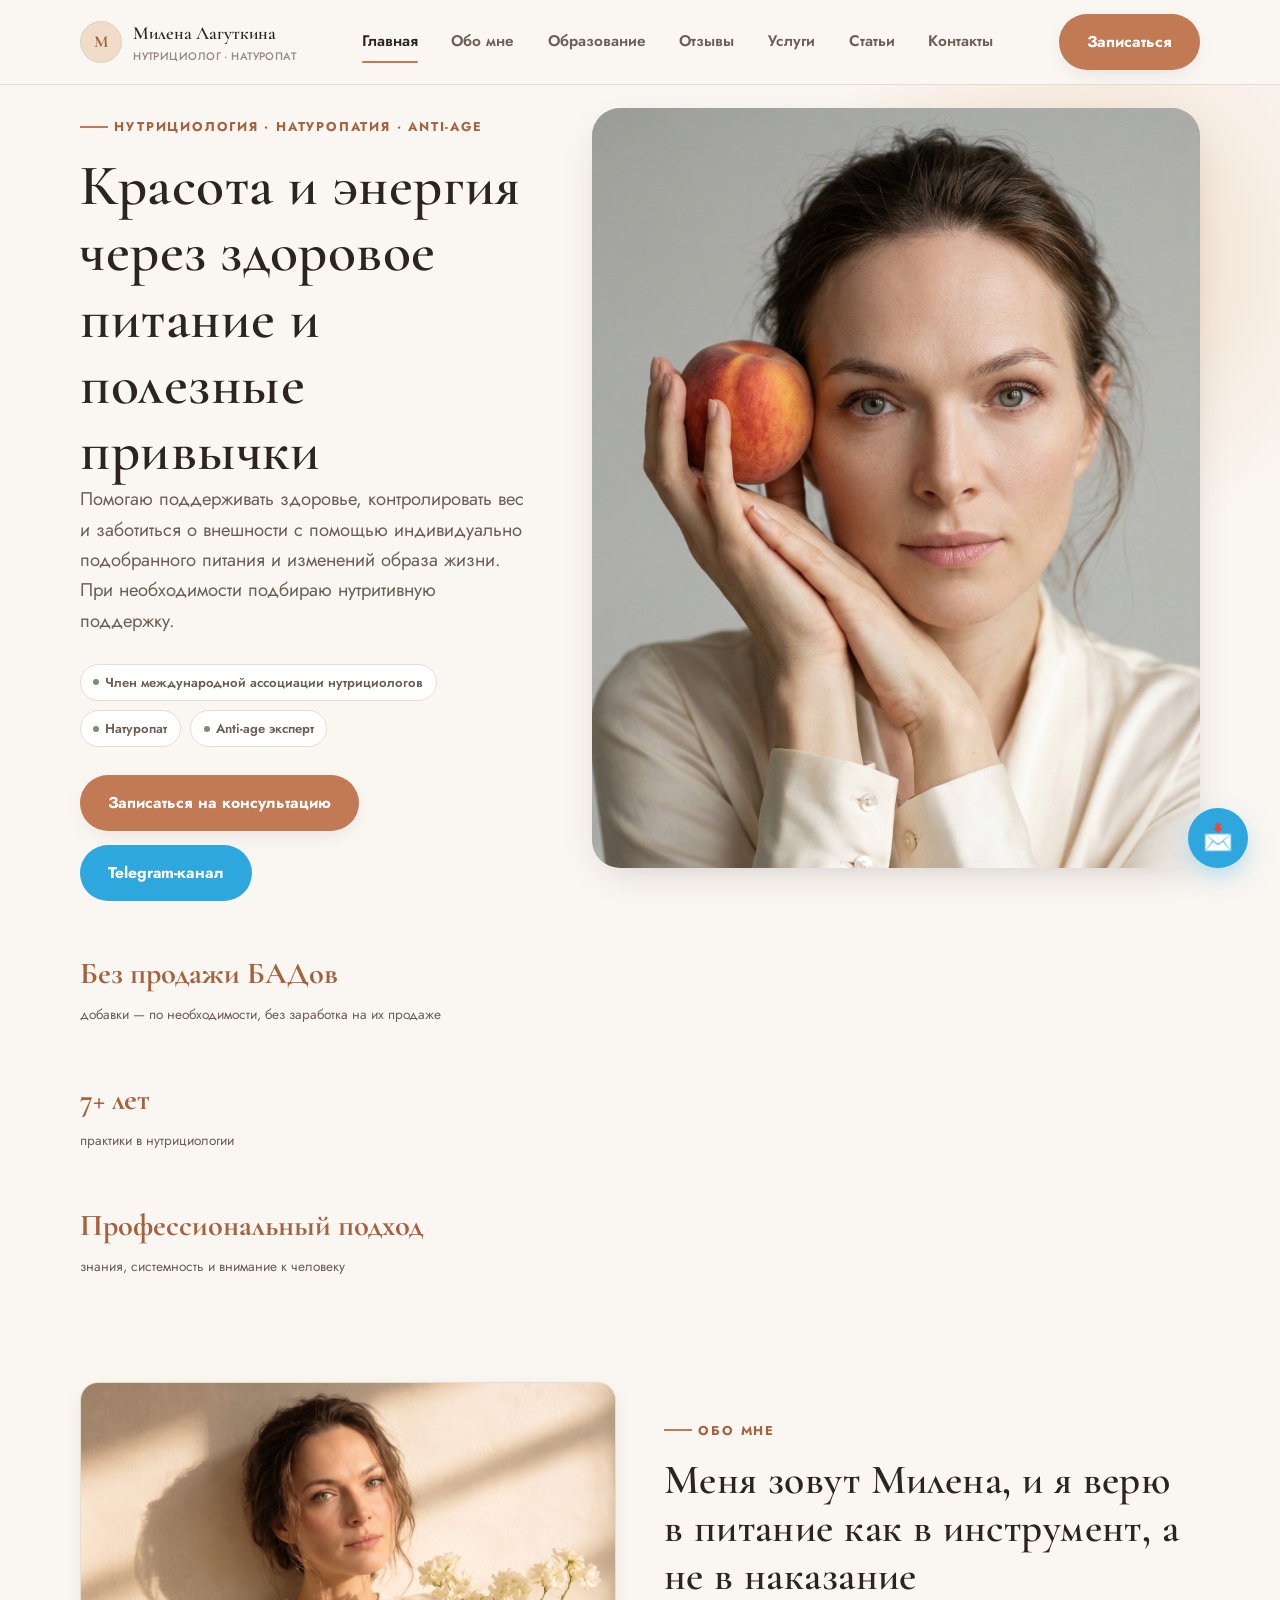
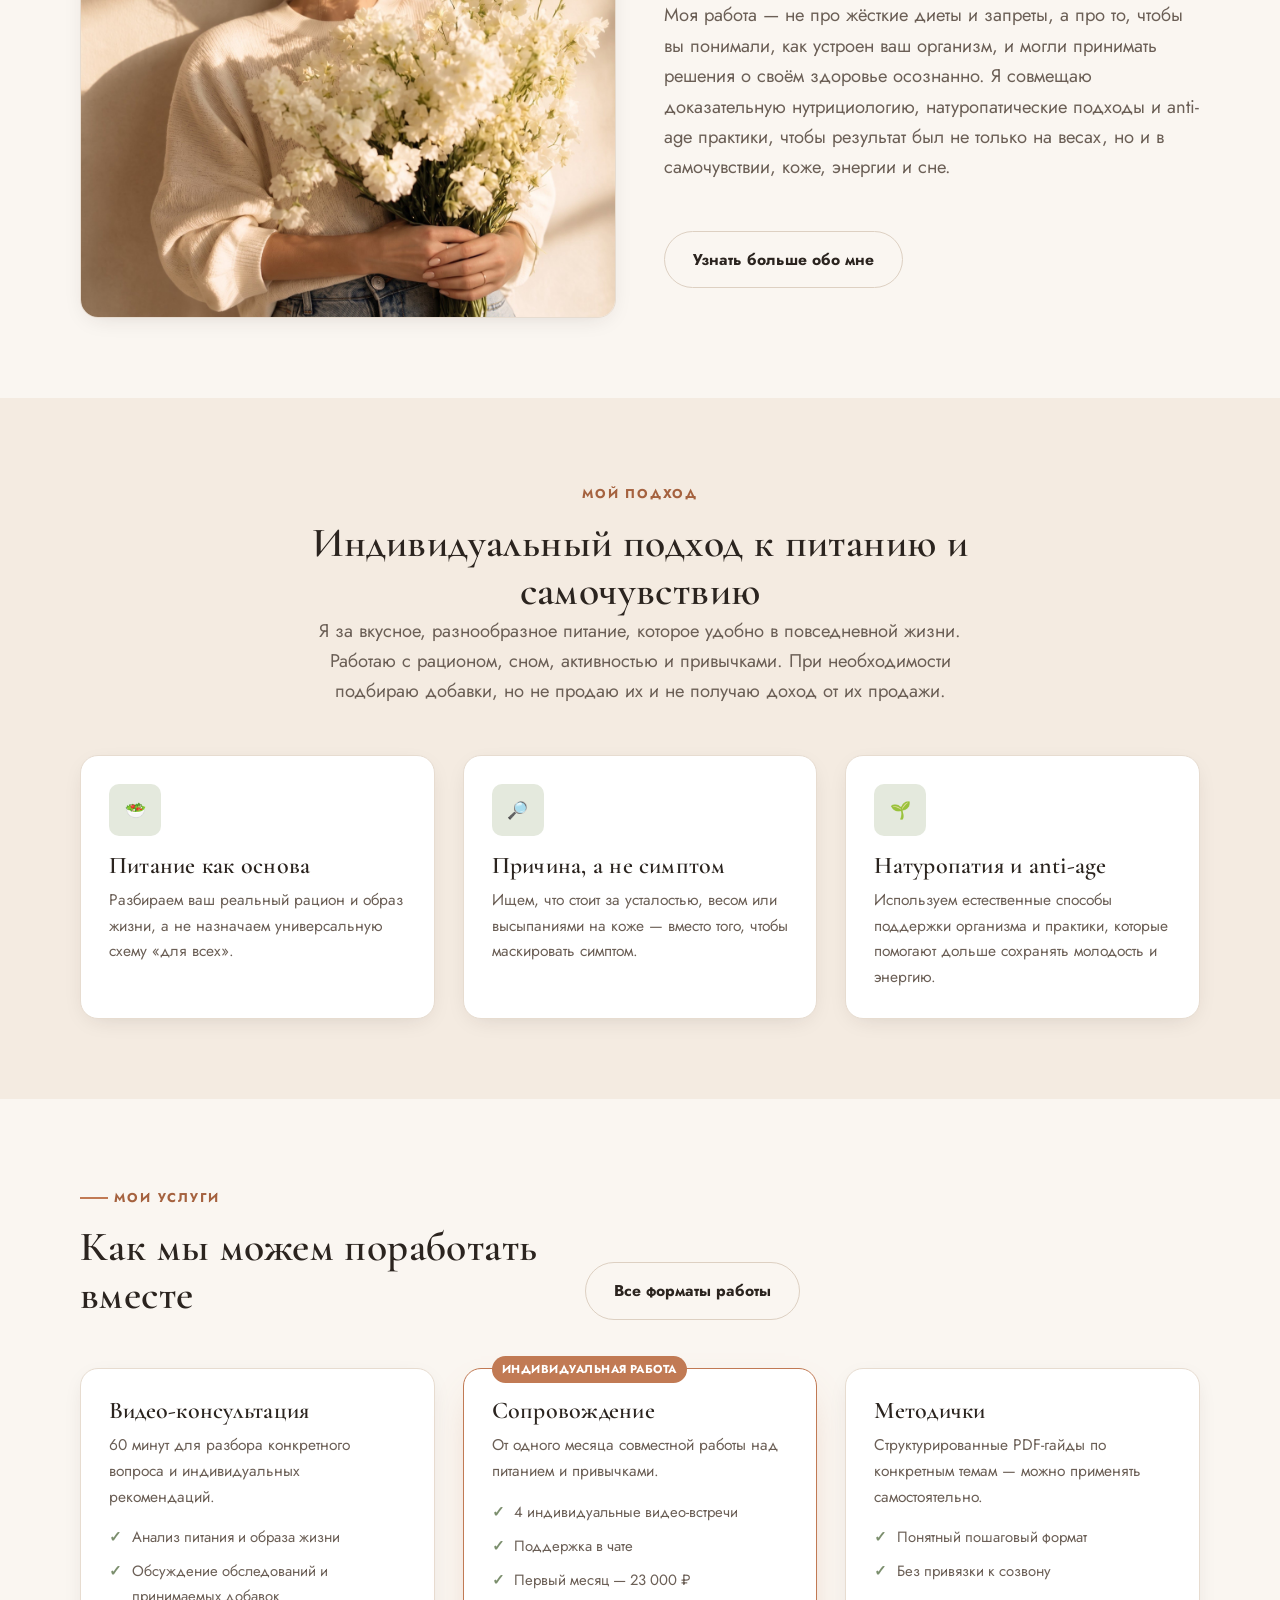
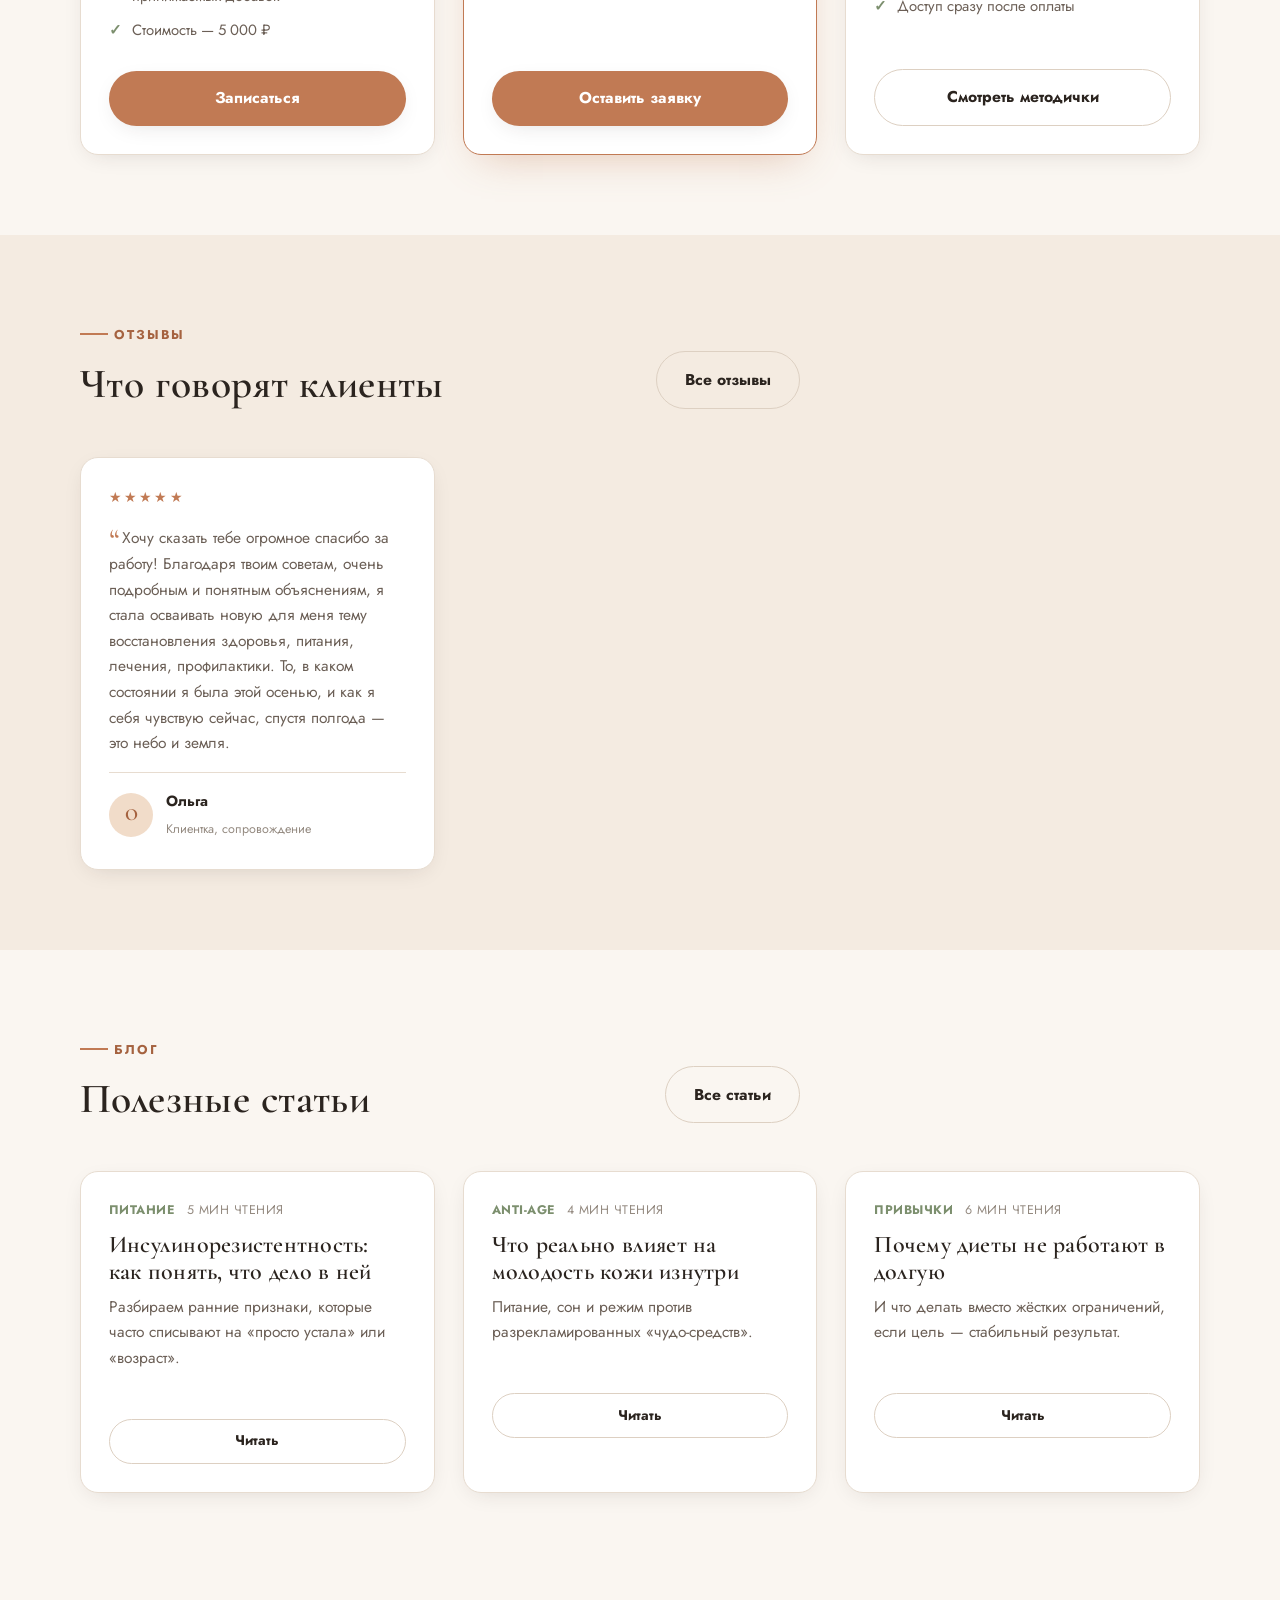
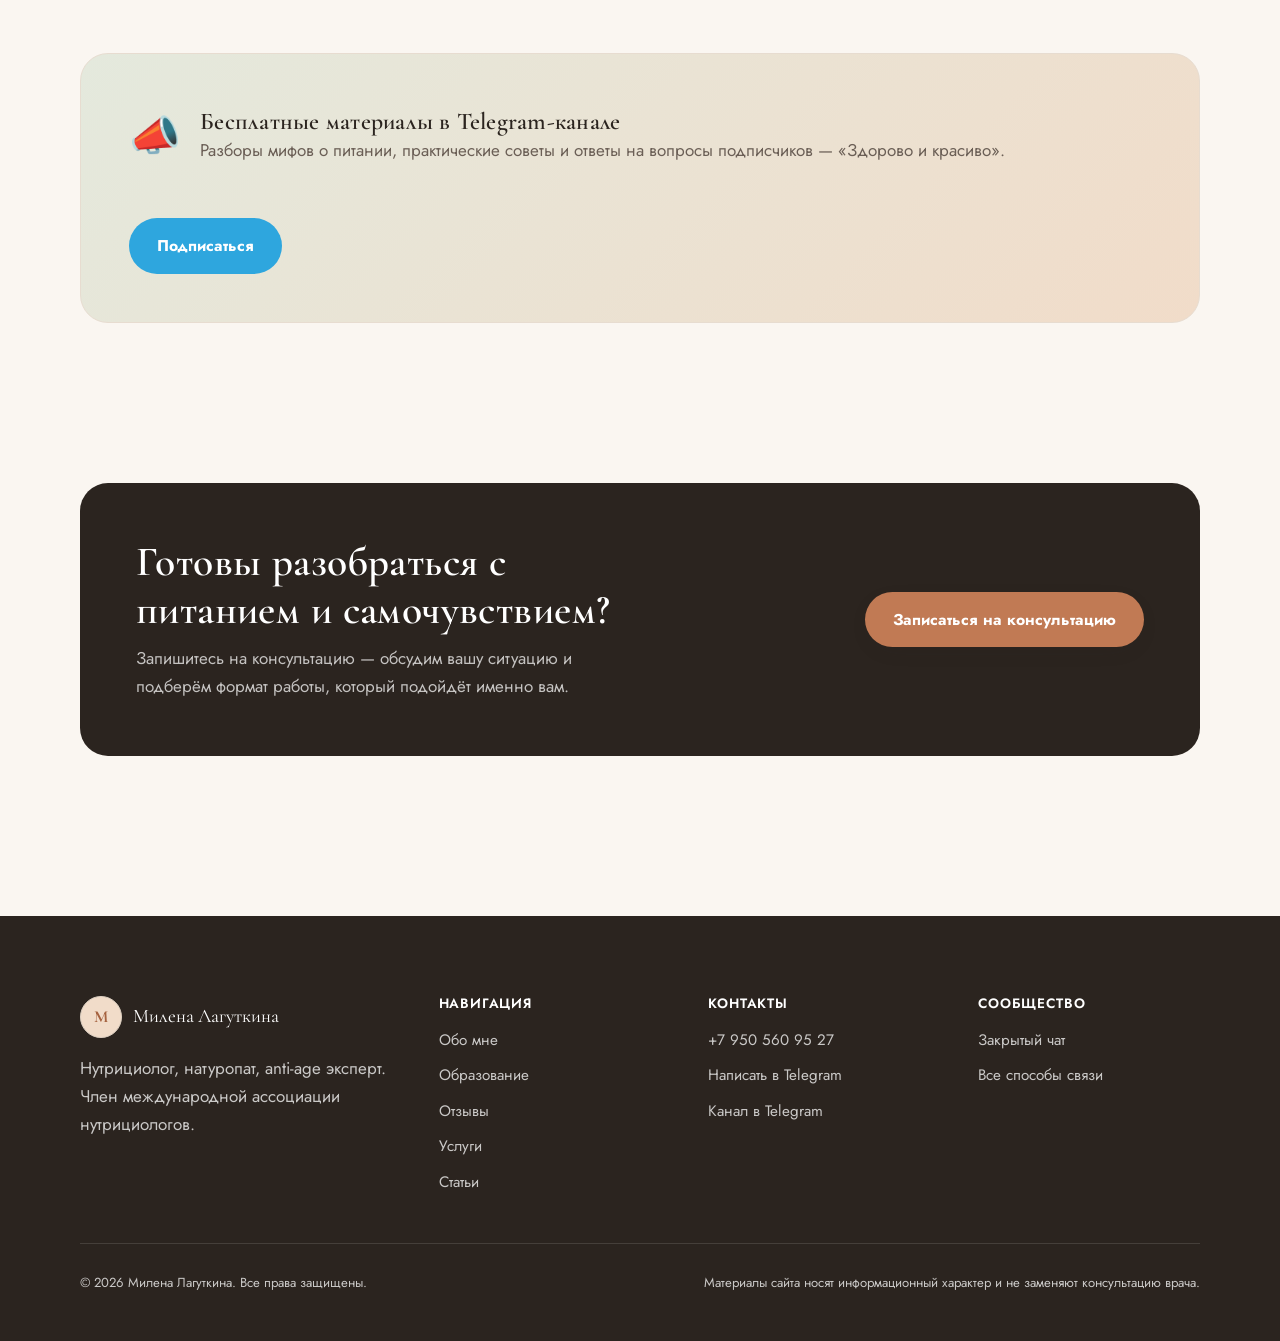
<file: index.html>
<!doctype html>
<html lang="ru">
<script>document.documentElement.classList.add("js")</script>
<head>
<meta charset="UTF-8" />
<meta name="viewport" content="width=device-width, initial-scale=1" />
<title>Милена Лагуткина — нутрициолог, натуропат, anti-age эксперт</title>
<meta name="description" content="Милена Лагуткина — нутрициолог, натуропат и anti-age эксперт. Индивидуальные консультации и сопровождение по вопросам питания и образа жизни. БАДы используются по необходимости, без продажи добавок." />
<link rel="icon" href="data:image/svg+xml,<svg xmlns=%22http://www.w3.org/2000/svg%22 viewBox=%220 0 100 100%22><circle cx=%2250%22 cy=%2250%22 r=%2248%22 fill=%22%23C17A54%22/><text x=%2250%22 y=%2266%22 font-size=%2258%22 font-family=%22Georgia,serif%22 fill=%22white%22 text-anchor=%22middle%22>М</text></svg>" />
<link rel="preconnect" href="https://fonts.googleapis.com" />
<link rel="preconnect" href="https://fonts.gstatic.com" crossorigin />
<link href="https://fonts.googleapis.com/css2?family=Cormorant+Garamond:ital,wght@0,400;0,500;0,600;0,700;1,500&family=Jost:wght@400;500;600;700&display=swap" rel="stylesheet" />
<link rel="stylesheet" href="css/style.css" />
</head>
<body>

<header class="site-header">
  <div class="container">
    <a href="index.html" class="brand">
      <span class="brand-mark">М</span>
      <span>Милена Лагуткина<small>Нутрициолог · Натуропат</small></span>
    </a>
    <nav class="nav-main" id="nav-main">
      <a href="index.html" aria-current="page">Главная</a>
      <a href="about.html">Обо мне</a>
      <a href="education.html">Образование</a>
      <a href="reviews.html">Отзывы</a>
      <a href="products.html">Услуги</a>
      <a href="articles.html">Статьи</a>
      <a href="contacts.html">Контакты</a>
      <a href="contacts.html" class="btn btn-primary btn-sm mobile-only-cta">Записаться</a>
    </nav>
    <div class="header-actions">
      <a href="contacts.html" class="btn btn-primary desktop-only">Записаться</a>
      <button class="nav-toggle" aria-label="Открыть меню" aria-expanded="false" aria-controls="nav-main"><span class="bar"></span></button>
    </div>
  </div>
</header>

<main>

  <!-- HERO -->
  <section class="hero">
    <div class="container">
      <div class="hero-copy">
        <p class="eyebrow">Нутрициология · Натуропатия · Anti-age</p>
        <h1>Красота и энергия через здоровое питание и полезные привычки</h1>
        <p class="lede">Помогаю поддерживать здоровье, контролировать вес и заботиться о внешности с помощью индивидуально подобранного питания и изменений образа жизни. При необходимости подбираю нутритивную поддержку.</p>
        <div class="credentials">
          <span class="badge"><span class="dot"></span>Член международной ассоциации нутрициологов</span>
          <span class="badge"><span class="dot"></span>Натуропат</span>
          <span class="badge"><span class="dot"></span>Anti-age эксперт</span>
        </div>
        <div class="btn-row">
          <button class="btn btn-primary" data-open-booking="Консультация">Записаться на консультацию</button>
          <a href="https://t.me/zdorovo_krasivo" target="_blank" rel="noopener" class="btn btn-tg">Telegram-канал</a>
        </div>
        <div class="hero-stats">
          <div><strong>Без продажи БАДов</strong><span>добавки — по необходимости, без заработка на их продаже</span></div>
          <div><strong>7+ лет</strong><span>практики в нутрициологии</span></div>
          <div><strong>Профессиональный подход</strong><span>знания, системность и внимание к человеку</span></div>
        </div>
      </div>
      <div class="hero-photo">
        <div class="hero-photo-frame">
          <img src="images/milena-peach.jpg" alt="Милена Лагуткина с персиком" />
        </div>
      </div>
    </div>
  </section>

  <!-- ABOUT TEASER -->
  <section class="section">
    <div class="container two-col reveal">
      <div class="img-frame">
        <img src="images/milena-flowers.jpg" alt="Милена Лагуткина с цветами" loading="lazy" />
      </div>
      <div>
        <p class="eyebrow">Обо мне</p>
        <h2>Меня зовут Милена, и я верю в питание как в инструмент, а не в наказание</h2>
        <p class="lede">Моя работа — не про жёсткие диеты и запреты, а про то, чтобы вы понимали, как устроен ваш организм, и могли принимать решения о своём здоровье осознанно. Я совмещаю доказательную нутрициологию, натуропатические подходы и anti-age практики, чтобы результат был не только на весах, но и в самочувствии, коже, энергии и сне.</p>
        <a href="about.html" class="btn btn-ghost mt-lg">Узнать больше обо мне</a>
      </div>
    </div>
  </section>

  <!-- Подход -->
  <section class="section section--alt">
    <div class="container reveal">
      <div class="section-head center">
        <p class="eyebrow">Мой подход</p>
        <h2>Индивидуальный подход к питанию и самочувствию</h2>
        <p class="lede" style="margin-inline:auto">Я за вкусное, разнообразное питание, которое удобно в повседневной жизни. Работаю с рационом, сном, активностью и привычками. При необходимости подбираю добавки, но не продаю их и не получаю доход от их продажи.</p>
      </div>
      <div class="grid grid-3">
        <div class="card reveal">
          <div class="icon-tile">🥗</div>
          <h3>Питание как основа</h3>
          <p>Разбираем ваш реальный рацион и образ жизни, а не назначаем универсальную схему «для всех».</p>
        </div>
        <div class="card reveal">
          <div class="icon-tile">🔎</div>
          <h3>Причина, а не симптом</h3>
          <p>Ищем, что стоит за усталостью, весом или высыпаниями на коже — вместо того, чтобы маскировать симптом.</p>
        </div>
        <div class="card reveal">
          <div class="icon-tile">🌱</div>
          <h3>Натуропатия и anti-age</h3>
          <p>Используем естественные способы поддержки организма и практики, которые помогают дольше сохранять молодость и энергию.</p>
        </div>
      </div>
    </div>
  </section>

  <!-- SERVICES TEASER -->
  <section class="section">
    <div class="container">
      <div class="section-head split reveal">
        <div>
          <p class="eyebrow">Мои услуги</p>
          <h2>Как мы можем поработать вместе</h2>
        </div>
        <a href="products.html" class="btn btn-ghost">Все форматы работы</a>
      </div>
      <div class="grid grid-3">
        <div class="card product-card reveal">
          <h3>Видео-консультация</h3>
          <p>60 минут для разбора конкретного вопроса и индивидуальных рекомендаций.</p>
          <ul>
            <li>Анализ питания и образа жизни</li>
            <li>Обсуждение обследований и принимаемых добавок</li>
            <li>Стоимость — 5 000 ₽</li>
          </ul>
          <button class="btn btn-primary btn-block" data-open-booking="Видео-консультация">Записаться</button>
        </div>
        <div class="card product-card featured reveal">
          <span class="ribbon">Индивидуальная работа</span>
          <h3>Сопровождение</h3>
          <p>От одного месяца совместной работы над питанием и привычками.</p>
          <ul>
            <li>4 индивидуальные видео-встречи</li>
            <li>Поддержка в чате</li>
            <li>Первый месяц — 23 000 ₽</li>
          </ul>
          <button class="btn btn-primary btn-block" data-open-booking="Сопровождение">Оставить заявку</button>
        </div>
        <div class="card product-card reveal">
          <h3>Методички</h3>
          <p>Структурированные PDF-гайды по конкретным темам — можно применять самостоятельно.</p>
          <ul>
            <li>Понятный пошаговый формат</li>
            <li>Без привязки к созвону</li>
            <li>Доступ сразу после оплаты</li>
          </ul>
          <a href="products.html#methodichki" class="btn btn-ghost btn-block">Смотреть методички</a>
        </div>
      </div>
    </div>
  </section>

  <!-- TESTIMONIALS TEASER -->
  <section class="section section--alt">
    <div class="container">
      <div class="section-head split reveal">
        <div>
          <p class="eyebrow">Отзывы</p>
          <h2>Что говорят клиенты</h2>
        </div>
        <a href="reviews.html" class="btn btn-ghost">Все отзывы</a>
      </div>
      <div class="grid grid-3">
        <div class="card testi-card reveal">
          <div class="rating">★★★★★</div>
          <p class="testi-quote">Хочу сказать тебе огромное спасибо за работу! Благодаря твоим советам, очень подробным и понятным объяснениям, я стала осваивать новую для меня тему восстановления здоровья, питания, лечения, профилактики. То, в каком состоянии я была этой осенью, и как я себя чувствую сейчас, спустя полгода — это небо и земля.</p>
          <div class="testi-who">
            <div class="testi-avatar">О</div>
            <div><strong>Ольга</strong><span>Клиентка, сопровождение</span></div>
          </div>
        </div>
      </div>
    </div>
  </section>

  <!-- ARTICLES TEASER -->
  <section class="section">
    <div class="container">
      <div class="section-head split reveal">
        <div>
          <p class="eyebrow">Блог</p>
          <h2>Полезные статьи</h2>
        </div>
        <a href="articles.html" class="btn btn-ghost">Все статьи</a>
      </div>
      <div class="grid grid-3">
        <div class="card article-card reveal">
          <div class="article-meta"><span class="tag">Питание</span><span>5 мин чтения</span></div>
          <h3>Инсулинорезистентность: как понять, что дело в ней</h3>
          <p>Разбираем ранние признаки, которые часто списывают на «просто устала» или «возраст».</p>
          <a href="articles.html" class="btn btn-ghost btn-sm mt-lg">Читать</a>
        </div>
        <div class="card article-card reveal">
          <div class="article-meta"><span class="tag">Anti-age</span><span>4 мин чтения</span></div>
          <h3>Что реально влияет на молодость кожи изнутри</h3>
          <p>Питание, сон и режим против разрекламированных «чудо-средств».</p>
          <a href="articles.html" class="btn btn-ghost btn-sm mt-lg">Читать</a>
        </div>
        <div class="card article-card reveal">
          <div class="article-meta"><span class="tag">Привычки</span><span>6 мин чтения</span></div>
          <h3>Почему диеты не работают в долгую</h3>
          <p>И что делать вместо жёстких ограничений, если цель — стабильный результат.</p>
          <a href="articles.html" class="btn btn-ghost btn-sm mt-lg">Читать</a>
        </div>
      </div>
    </div>
  </section>

  <!-- TELEGRAM BANNER -->
  <section class="section">
    <div class="container reveal">
      <div class="tg-banner">
        <div style="display:flex; gap:1.2rem; align-items:center;">
          <span class="icon-tg">📣</span>
          <div>
            <h3>Бесплатные материалы в Telegram-канале</h3>
            <p style="color:var(--color-text-soft)">Разборы мифов о питании, практические советы и ответы на вопросы подписчиков — «Здорово и красиво».</p>
          </div>
        </div>
        <a href="https://t.me/zdorovo_krasivo" target="_blank" rel="noopener" class="btn btn-tg">Подписаться</a>
      </div>
    </div>
  </section>

  <!-- FINAL CTA -->
  <section class="section">
    <div class="container reveal">
      <div class="cta-banner">
        <div>
          <h2>Готовы разобраться с питанием и самочувствием?</h2>
          <p>Запишитесь на консультацию — обсудим вашу ситуацию и подберём формат работы, который подойдёт именно вам.</p>
        </div>
        <button class="btn btn-primary" data-open-booking="Консультация">Записаться на консультацию</button>
      </div>
    </div>
  </section>

</main>

<footer class="site-footer">
  <div class="container">
    <div class="footer-grid">
      <div>
        <div class="footer-brand"><span class="brand-mark">М</span>Милена Лагуткина</div>
        <p>Нутрициолог, натуропат, anti-age эксперт. Член международной ассоциации нутрициологов.</p>
      </div>
      <div>
        <h4>Навигация</h4>
        <ul>
          <li><a href="about.html">Обо мне</a></li>
          <li><a href="education.html">Образование</a></li>
          <li><a href="reviews.html">Отзывы</a></li>
          <li><a href="products.html">Услуги</a></li>
          <li><a href="articles.html">Статьи</a></li>
        </ul>
      </div>
      <div>
        <h4>Контакты</h4>
        <ul>
          <li><a href="tel:+79505609527">+7 950 560 95 27</a></li>
          <li><a href="https://t.me/MilenaLagutkina" target="_blank" rel="noopener">Написать в Telegram</a></li>
          <li><a href="https://t.me/zdorovo_krasivo" target="_blank" rel="noopener">Канал в Telegram</a></li>
        </ul>
      </div>
      <div>
        <h4>Сообщество</h4>
        <ul>
          <li><a href="https://t.me/+6NhUMPL6oHg5ZDhi" target="_blank" rel="noopener">Закрытый чат</a></li>
          <li><a href="contacts.html">Все способы связи</a></li>
        </ul>
      </div>
    </div>
    <div class="footer-bottom">
      <span>© <span data-year>2026</span> Милена Лагуткина. Все права защищены.</span>
      <span>Материалы сайта носят информационный характер и не заменяют консультацию врача.</span>
    </div>
  </div>
</footer>

<a href="https://t.me/MilenaLagutkina" target="_blank" rel="noopener" class="float-tg" aria-label="Написать в Telegram">📩</a>

<!-- BOOKING MODAL -->
<div class="modal-overlay" data-modal="booking">
  <div class="modal" role="dialog" aria-modal="true" aria-labelledby="modal-title">
    <button class="modal-close" data-modal-close aria-label="Закрыть">✕</button>
    <h3 id="modal-title" data-modal-title>Запись на консультацию</h3>
    <p class="lede">Заполните форму — я отвечу в Telegram в ближайшее время.</p>
    <form class="js-booking-form">
      <div class="form-field">
        <label for="f-name">Имя</label>
        <input type="text" id="f-name" name="name" required placeholder="Как к вам обращаться" />
      </div>
      <div class="form-field">
        <label for="f-contact">Телефон или Telegram</label>
        <input type="text" id="f-contact" name="contact" required placeholder="+7 или @username" />
      </div>
      <div class="form-field">
        <label for="f-service">Что вас интересует</label>
        <select id="f-service" name="service">
          <option>Видео-консультация</option>
          <option>Сопровождение</option>
          <option>Групповое сопровождение</option>
          <option>Программа «Здоровые пищевые привычки»</option>
          <option>Методичка</option>
          <option>Другое</option>
        </select>
      </div>
      <div class="form-field">
        <label for="f-comment">Ваш запрос</label>
        <textarea id="f-comment" name="comment" required placeholder="Коротко опишите, с каким вопросом обращаетесь"></textarea>
      </div>
      <button type="submit" class="btn btn-primary btn-block">Отправить в Telegram</button>
      <p class="form-note">Нажимая кнопку, вы перейдёте в Telegram с готовым сообщением — останется его отправить.</p>
    </form>
    <div class="form-success">
      <div class="ico">✅</div>
      <h3>Открыли Telegram</h3>
      <p class="lede">Мы подготовили сообщение с вашей заявкой — просто нажмите «Отправить» в чате.</p>
    </div>
  </div>
</div>

<script src="js/main.js"></script>
</body>
</html>
</file>
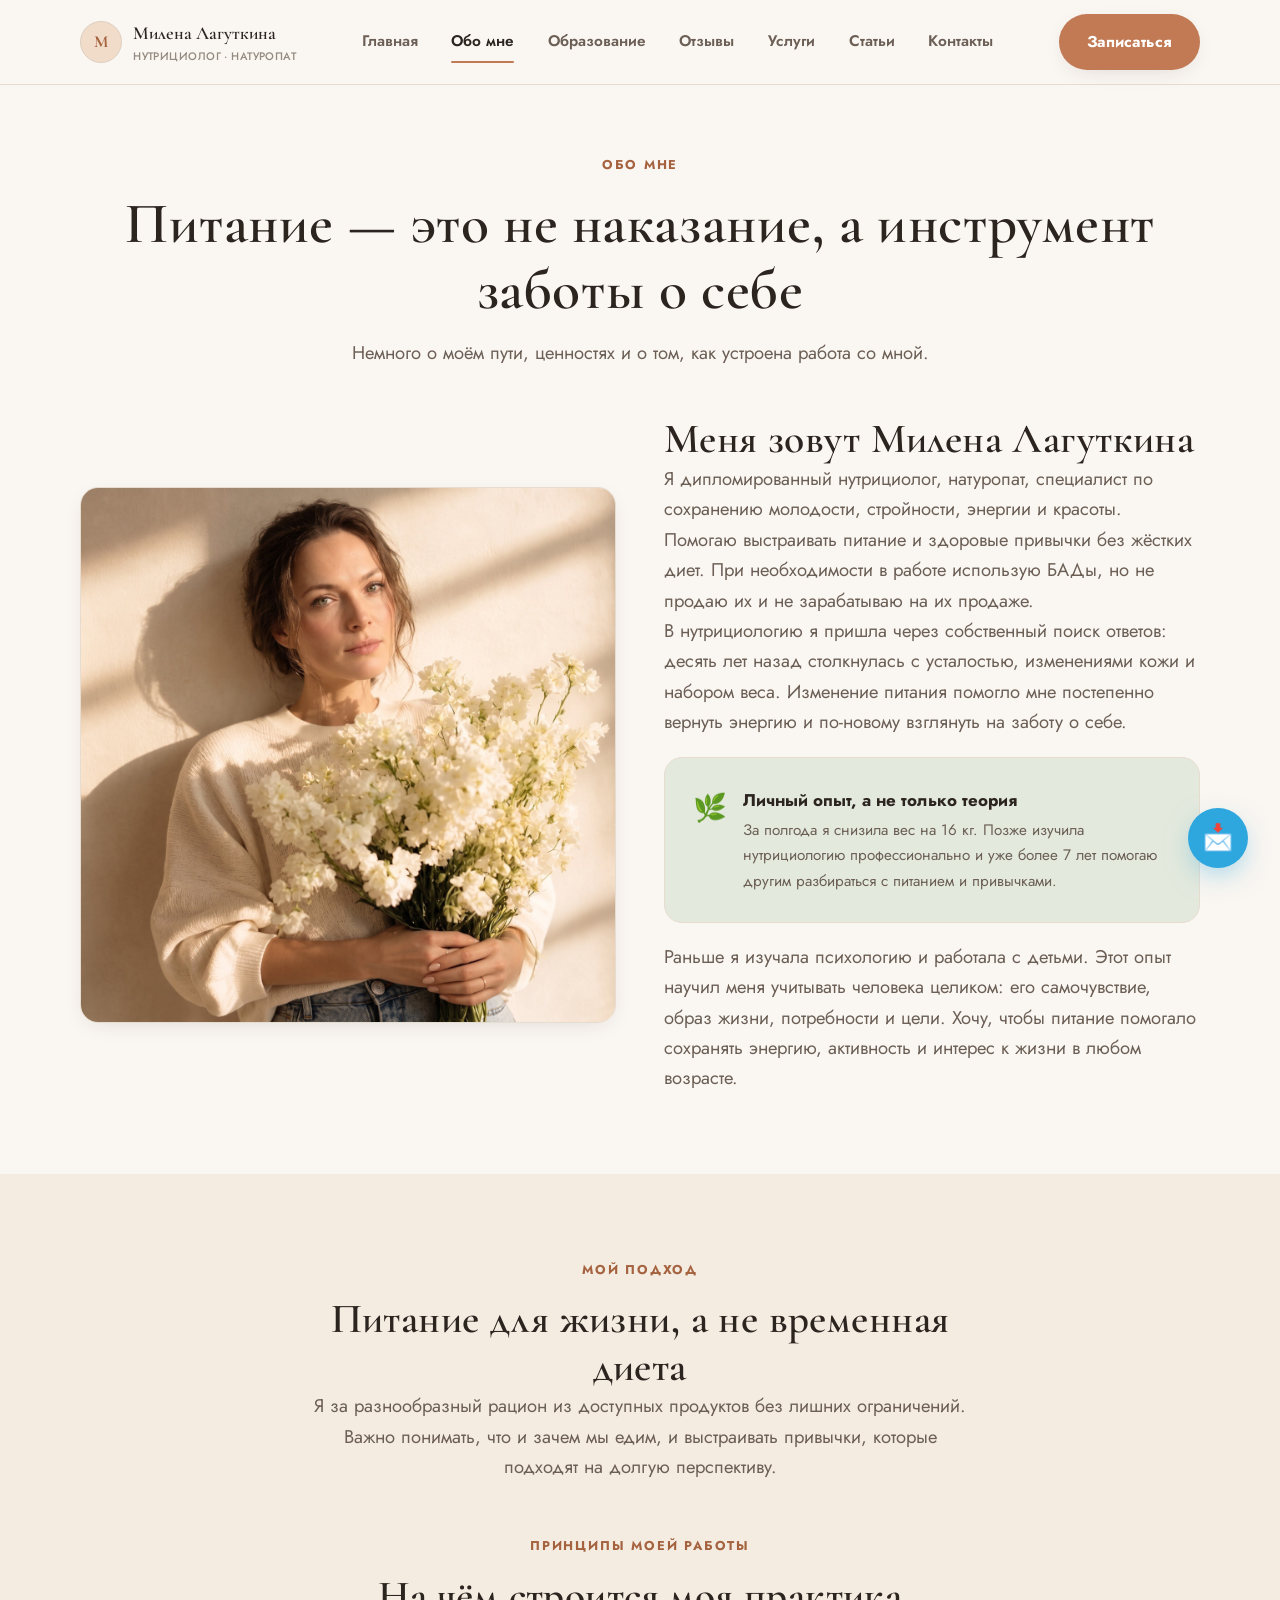
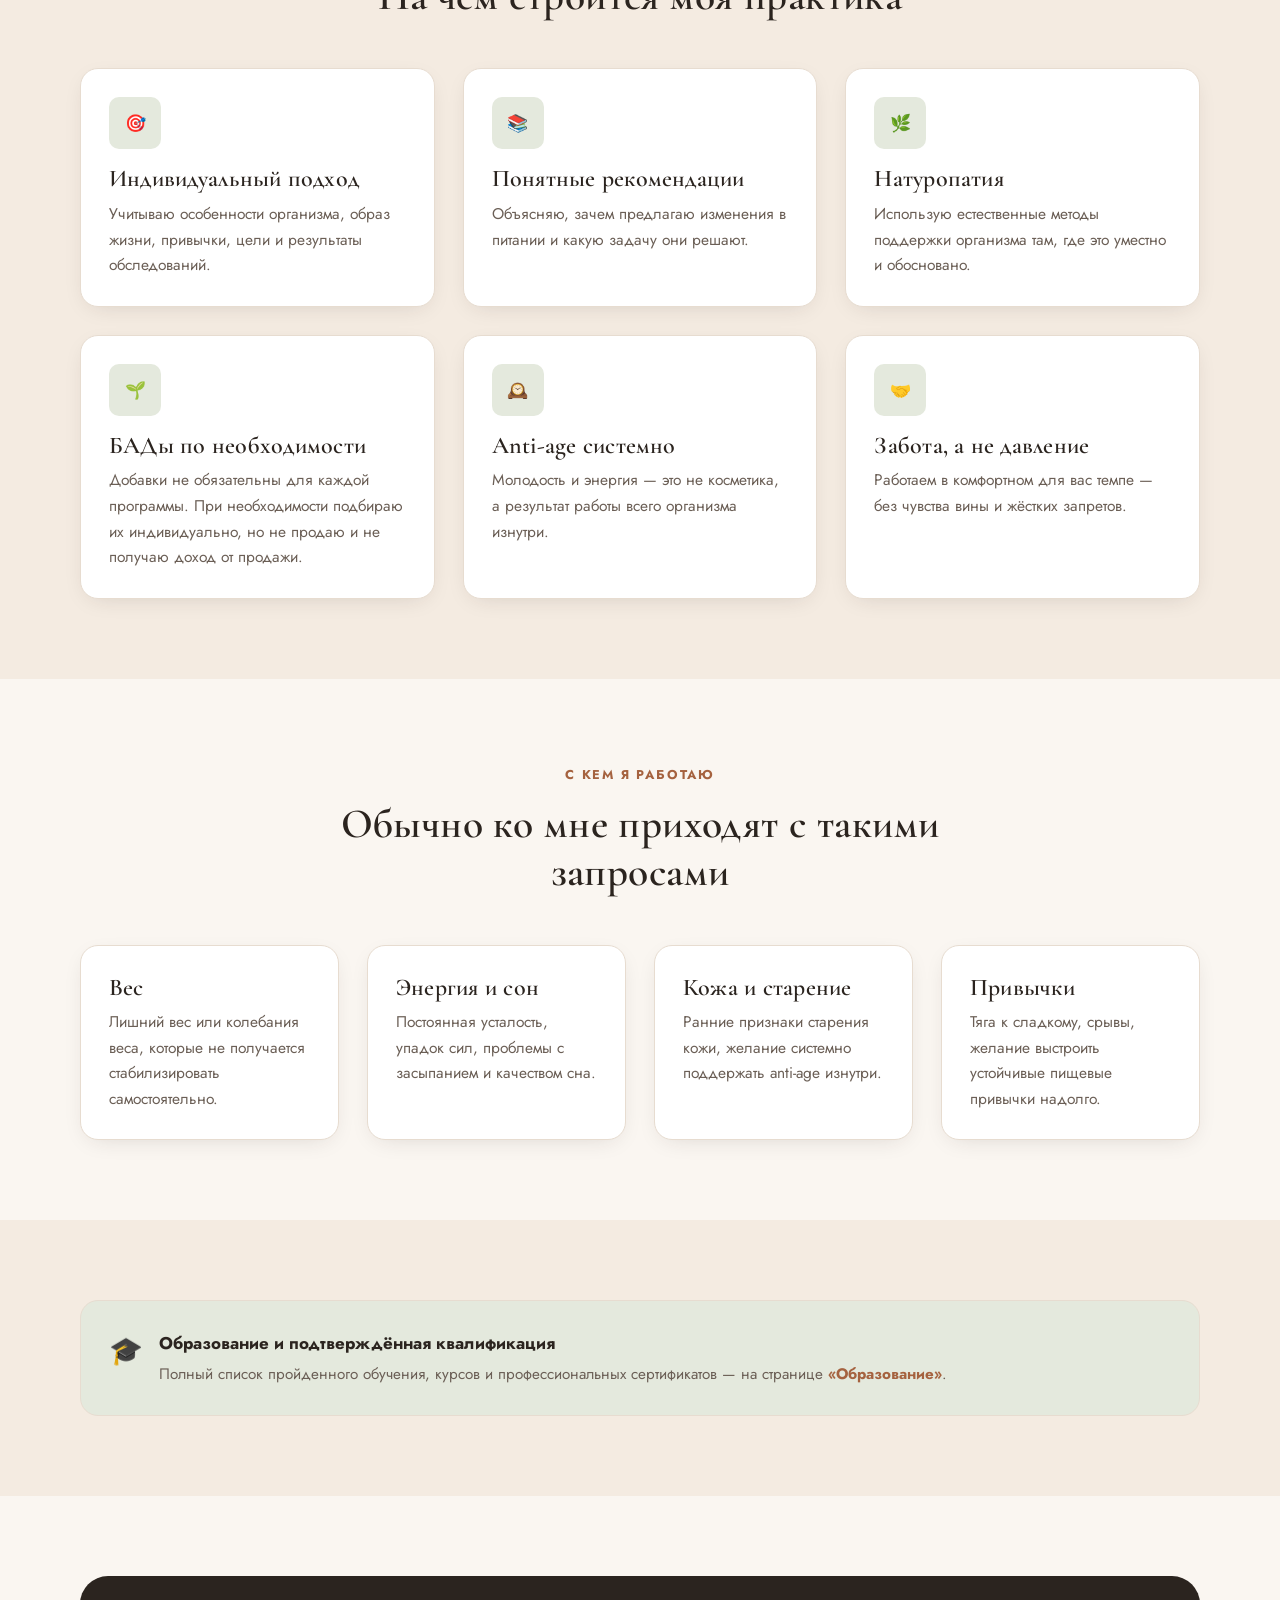
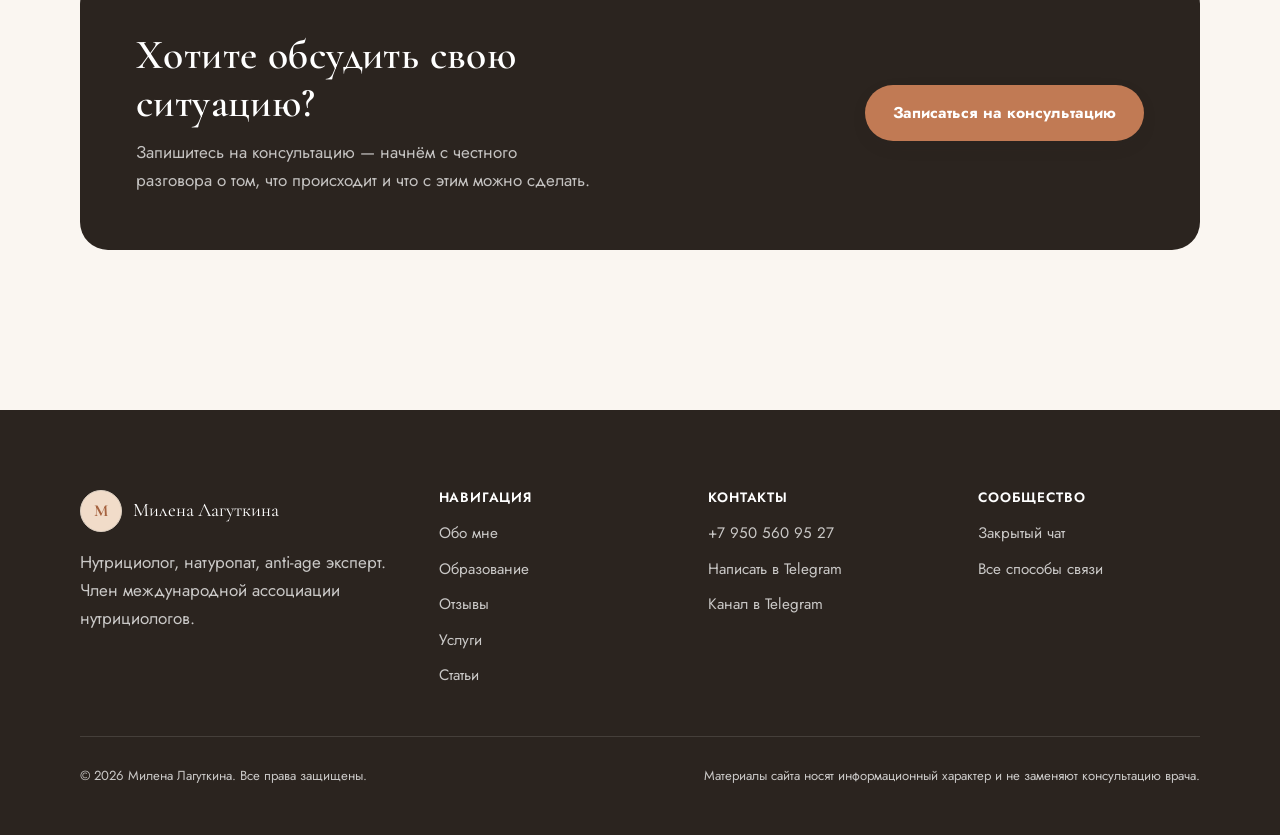
<file: about.html>
<!doctype html>
<html lang="ru">
<script>document.documentElement.classList.add("js")</script>
<head>
<meta charset="UTF-8" />
<meta name="viewport" content="width=device-width, initial-scale=1" />
<title>Обо мне — Милена Лагуткина, нутрициолог</title>
<meta name="description" content="История, ценности и подход к работе нутрициолога, натуропата и anti-age эксперта Милены Лагуткиной." />
<link rel="icon" href="data:image/svg+xml,<svg xmlns=%22http://www.w3.org/2000/svg%22 viewBox=%220 0 100 100%22><circle cx=%2250%22 cy=%2250%22 r=%2248%22 fill=%22%23C17A54%22/><text x=%2250%22 y=%2266%22 font-size=%2258%22 font-family=%22Georgia,serif%22 fill=%22white%22 text-anchor=%22middle%22>М</text></svg>" />
<link rel="preconnect" href="https://fonts.googleapis.com" />
<link rel="preconnect" href="https://fonts.gstatic.com" crossorigin />
<link href="https://fonts.googleapis.com/css2?family=Cormorant+Garamond:ital,wght@0,400;0,500;0,600;0,700;1,500&family=Jost:wght@400;500;600;700&display=swap" rel="stylesheet" />
<link rel="stylesheet" href="css/style.css" />
</head>
<body>

<header class="site-header">
  <div class="container">
    <a href="index.html" class="brand">
      <span class="brand-mark">М</span>
      <span>Милена Лагуткина<small>Нутрициолог · Натуропат</small></span>
    </a>
    <nav class="nav-main" id="nav-main">
      <a href="index.html">Главная</a>
      <a href="about.html" aria-current="page">Обо мне</a>
      <a href="education.html">Образование</a>
      <a href="reviews.html">Отзывы</a>
      <a href="products.html">Услуги</a>
      <a href="articles.html">Статьи</a>
      <a href="contacts.html">Контакты</a>
      <a href="contacts.html" class="btn btn-primary btn-sm mobile-only-cta">Записаться</a>
    </nav>
    <div class="header-actions">
      <a href="contacts.html" class="btn btn-primary desktop-only">Записаться</a>
      <button class="nav-toggle" aria-label="Открыть меню" aria-expanded="false" aria-controls="nav-main"><span class="bar"></span></button>
    </div>
  </div>
</header>

<main>
  <section class="page-hero container">
    <p class="eyebrow">Обо мне</p>
    <h1>Питание — это не наказание, а инструмент заботы о себе</h1>
    <p class="lede">Немного о моём пути, ценностях и о том, как устроена работа со мной.</p>
  </section>

  <section class="section" style="padding-top:0">
    <div class="container two-col reveal">
      <div class="img-frame">
        <img src="images/milena-flowers.jpg" alt="Милена Лагуткина с цветами" />
      </div>
      <div>
        <h2>Меня зовут Милена Лагуткина</h2>
        <p class="lede">Я дипломированный нутрициолог, натуропат, специалист по сохранению молодости, стройности, энергии и красоты. Помогаю выстраивать питание и здоровые привычки без жёстких диет. При необходимости в работе использую БАДы, но не продаю их и не зарабатываю на их продаже.</p>
        <p class="lede">В нутрициологию я пришла через собственный поиск ответов: десять лет назад столкнулась с усталостью, изменениями кожи и набором веса. Изменение питания помогло мне постепенно вернуть энергию и по-новому взглянуть на заботу о себе.</p>
        <div class="no-bads" style="margin-block:1.2rem;">
          <span class="ico">🌿</span>
          <div>
            <strong>Личный опыт, а не только теория</strong>
            <p>За полгода я снизила вес на 16 кг. Позже изучила нутрициологию профессионально и уже более 7 лет помогаю другим разбираться с питанием и привычками.</p>
          </div>
        </div>
        <p class="lede">Раньше я изучала психологию и работала с детьми. Этот опыт научил меня учитывать человека целиком: его самочувствие, образ жизни, потребности и цели. Хочу, чтобы питание помогало сохранять энергию, активность и интерес к жизни в любом возрасте.</p>
      </div>
    </div>
  </section>

  <section class="section section--alt">
    <div class="container reveal">
      <div class="section-head center">
        <p class="eyebrow">Мой подход</p>
        <h2>Питание для жизни, а не временная диета</h2>
        <p class="lede" style="margin-inline:auto">Я за разнообразный рацион из доступных продуктов без лишних ограничений. Важно понимать, что и зачем мы едим, и выстраивать привычки, которые подходят на долгую перспективу.</p>
      </div>
      <div class="section-head center"><p class="eyebrow">Принципы моей работы</p><h2>На чём строится моя практика</h2></div>
      <div class="grid grid-3">
        <div class="card value-card reveal">
          <div class="icon-tile">🎯</div>
          <h3>Индивидуальный подход</h3>
          <p>Учитываю особенности организма, образ жизни, привычки, цели и результаты обследований.</p>
        </div>
        <div class="card value-card reveal">
          <div class="icon-tile">📚</div>
          <h3>Понятные рекомендации</h3>
          <p>Объясняю, зачем предлагаю изменения в питании и какую задачу они решают.</p>
        </div>
        <div class="card value-card reveal">
          <div class="icon-tile">🌿</div>
          <h3>Натуропатия</h3>
          <p>Использую естественные методы поддержки организма там, где это уместно и обосновано.</p>
        </div>
        <div class="card value-card reveal">
          <div class="icon-tile">🌱</div>
          <h3>БАДы по необходимости</h3>
          <p>Добавки не обязательны для каждой программы. При необходимости подбираю их индивидуально, но не продаю и не получаю доход от продажи.</p>
        </div>
        <div class="card value-card reveal">
          <div class="icon-tile">🕰️</div>
          <h3>Anti-age системно</h3>
          <p>Молодость и энергия — это не косметика, а результат работы всего организма изнутри.</p>
        </div>
        <div class="card value-card reveal">
          <div class="icon-tile">🤝</div>
          <h3>Забота, а не давление</h3>
          <p>Работаем в комфортном для вас темпе — без чувства вины и жёстких запретов.</p>
        </div>
      </div>
    </div>
  </section>

  <section class="section">
    <div class="container reveal">
      <div class="section-head center">
        <p class="eyebrow">С кем я работаю</p>
        <h2>Обычно ко мне приходят с такими запросами</h2>
      </div>
      <div class="grid grid-4">
        <div class="card reveal"><h3>Вес</h3><p>Лишний вес или колебания веса, которые не получается стабилизировать самостоятельно.</p></div>
        <div class="card reveal"><h3>Энергия и сон</h3><p>Постоянная усталость, упадок сил, проблемы с засыпанием и качеством сна.</p></div>
        <div class="card reveal"><h3>Кожа и старение</h3><p>Ранние признаки старения кожи, желание системно поддержать anti-age изнутри.</p></div>
        <div class="card reveal"><h3>Привычки</h3><p>Тяга к сладкому, срывы, желание выстроить устойчивые пищевые привычки надолго.</p></div>
      </div>
    </div>
  </section>

  <section class="section section--alt">
    <div class="container reveal">
      <div class="no-bads">
        <span class="ico">🎓</span>
        <div>
          <strong>Образование и подтверждённая квалификация</strong>
          <p>Полный список пройденного обучения, курсов и профессиональных сертификатов — на странице <a href="education.html" style="color:var(--color-primary-dark); font-weight:700;">«Образование»</a>.</p>
        </div>
      </div>
    </div>
  </section>

  <section class="section">
    <div class="container reveal">
      <div class="cta-banner">
        <div>
          <h2>Хотите обсудить свою ситуацию?</h2>
          <p>Запишитесь на консультацию — начнём с честного разговора о том, что происходит и что с этим можно сделать.</p>
        </div>
        <button class="btn btn-primary" data-open-booking="Консультация">Записаться на консультацию</button>
      </div>
    </div>
  </section>
</main>

<footer class="site-footer">
  <div class="container">
    <div class="footer-grid">
      <div>
        <div class="footer-brand"><span class="brand-mark">М</span>Милена Лагуткина</div>
        <p>Нутрициолог, натуропат, anti-age эксперт. Член международной ассоциации нутрициологов.</p>
      </div>
      <div>
        <h4>Навигация</h4>
        <ul>
          <li><a href="about.html">Обо мне</a></li>
          <li><a href="education.html">Образование</a></li>
          <li><a href="reviews.html">Отзывы</a></li>
          <li><a href="products.html">Услуги</a></li>
          <li><a href="articles.html">Статьи</a></li>
        </ul>
      </div>
      <div>
        <h4>Контакты</h4>
        <ul>
          <li><a href="tel:+79505609527">+7 950 560 95 27</a></li>
          <li><a href="https://t.me/MilenaLagutkina" target="_blank" rel="noopener">Написать в Telegram</a></li>
          <li><a href="https://t.me/zdorovo_krasivo" target="_blank" rel="noopener">Канал в Telegram</a></li>
        </ul>
      </div>
      <div>
        <h4>Сообщество</h4>
        <ul>
          <li><a href="https://t.me/+6NhUMPL6oHg5ZDhi" target="_blank" rel="noopener">Закрытый чат</a></li>
          <li><a href="contacts.html">Все способы связи</a></li>
        </ul>
      </div>
    </div>
    <div class="footer-bottom">
      <span>© <span data-year>2026</span> Милена Лагуткина. Все права защищены.</span>
      <span>Материалы сайта носят информационный характер и не заменяют консультацию врача.</span>
    </div>
  </div>
</footer>

<a href="https://t.me/MilenaLagutkina" target="_blank" rel="noopener" class="float-tg" aria-label="Написать в Telegram">📩</a>

<div class="modal-overlay" data-modal="booking">
  <div class="modal" role="dialog" aria-modal="true" aria-labelledby="modal-title">
    <button class="modal-close" data-modal-close aria-label="Закрыть">✕</button>
    <h3 id="modal-title" data-modal-title>Запись на консультацию</h3>
    <p class="lede">Заполните форму — я отвечу в Telegram в ближайшее время.</p>
    <form class="js-booking-form">
      <div class="form-field">
        <label for="f-name">Имя</label>
        <input type="text" id="f-name" name="name" required placeholder="Как к вам обращаться" />
      </div>
      <div class="form-field">
        <label for="f-contact">Телефон или Telegram</label>
        <input type="text" id="f-contact" name="contact" required placeholder="+7 или @username" />
      </div>
      <div class="form-field">
        <label for="f-service">Что вас интересует</label>
        <select id="f-service" name="service">
          <option>Видео-консультация</option>
          <option>Сопровождение</option>
          <option>Групповое сопровождение</option>
          <option>Программа «Здоровые пищевые привычки»</option>
          <option>Методичка</option>
          <option>Другое</option>
        </select>
      </div>
      <div class="form-field">
        <label for="f-comment">Ваш запрос</label>
        <textarea id="f-comment" name="comment" required placeholder="Коротко опишите, с каким вопросом обращаетесь"></textarea>
      </div>
      <button type="submit" class="btn btn-primary btn-block">Отправить в Telegram</button>
      <p class="form-note">Нажимая кнопку, вы перейдёте в Telegram с готовым сообщением — останется его отправить.</p>
    </form>
    <div class="form-success">
      <div class="ico">✅</div>
      <h3>Открыли Telegram</h3>
      <p class="lede">Мы подготовили сообщение с вашей заявкой — просто нажмите «Отправить» в чате.</p>
    </div>
  </div>
</div>

<script src="js/main.js"></script>
</body>
</html>
</file>
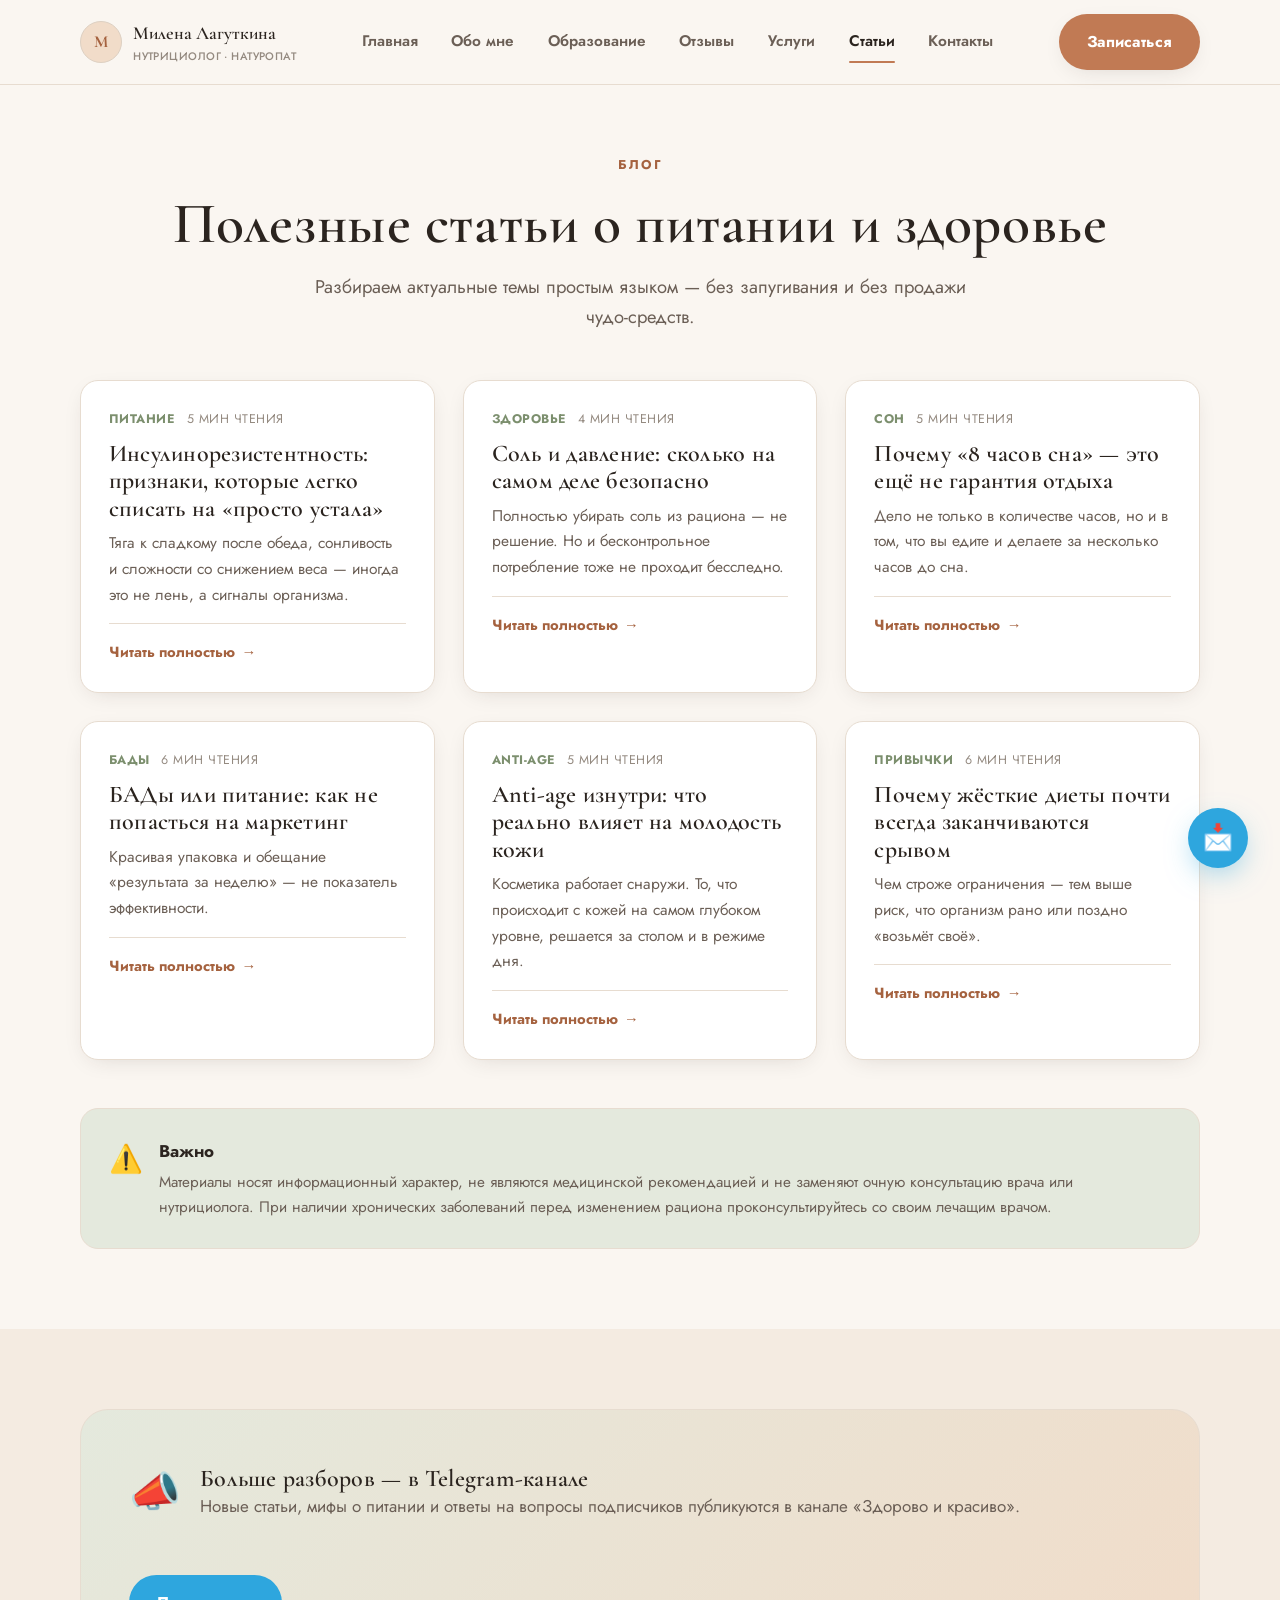
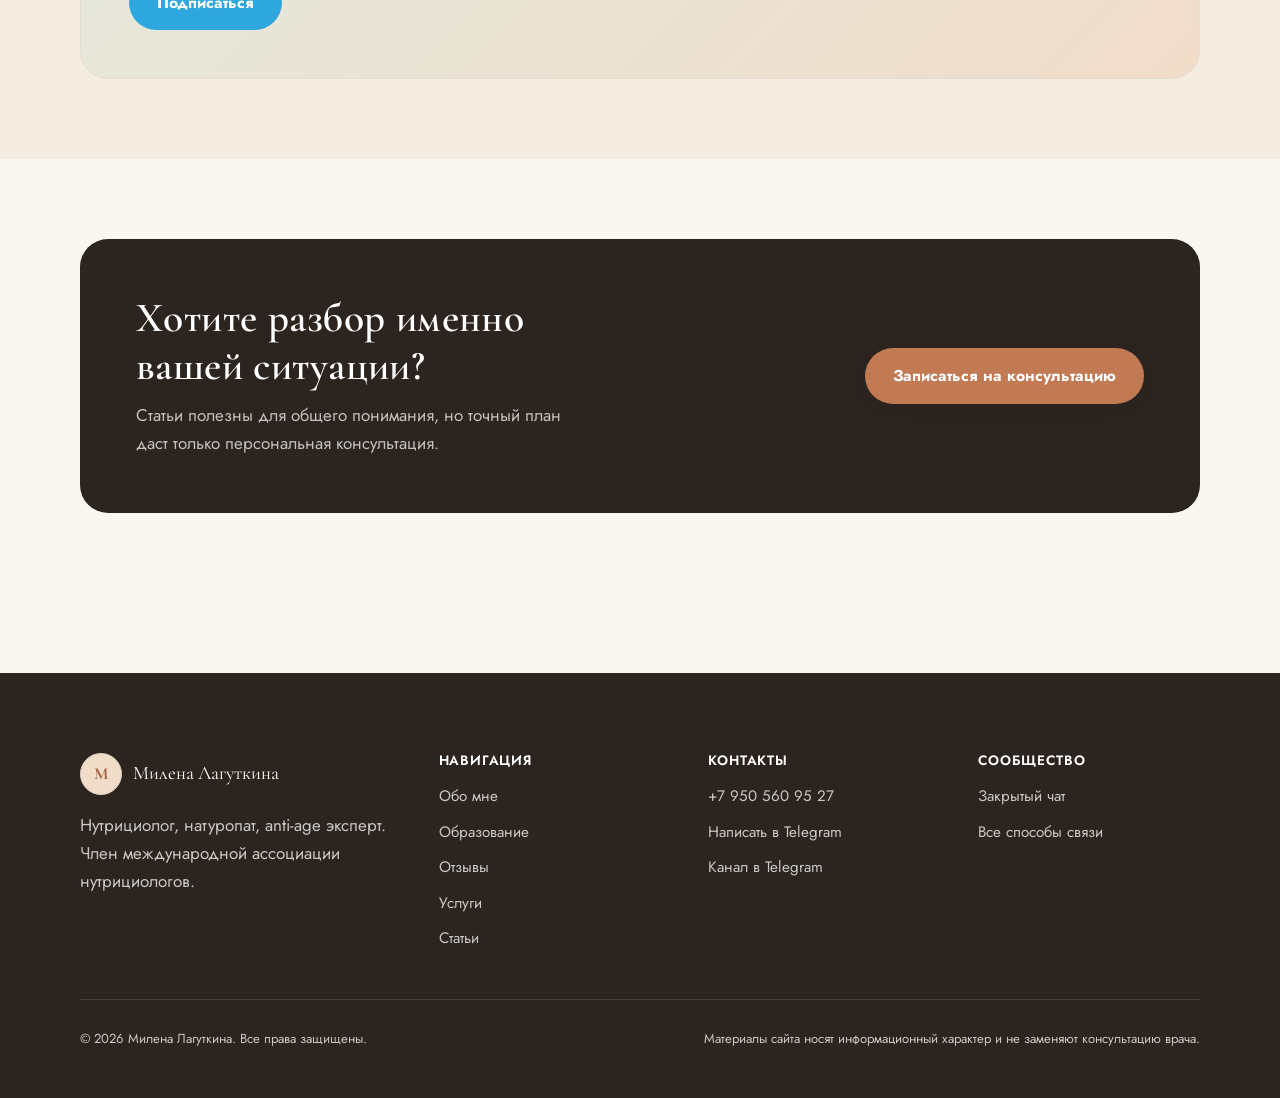
<file: articles.html>
<!doctype html>
<html lang="ru">
<script>document.documentElement.classList.add("js")</script>
<head>
<meta charset="UTF-8" />
<meta name="viewport" content="width=device-width, initial-scale=1" />
<title>Полезные статьи о питании и здоровье — Милена Лагуткина</title>
<meta name="description" content="Статьи нутрициолога Милены Лагуткиной о питании, инсулинорезистентности, сне, anti-age и здоровых привычках." />
<link rel="icon" href="data:image/svg+xml,<svg xmlns=%22http://www.w3.org/2000/svg%22 viewBox=%220 0 100 100%22><circle cx=%2250%22 cy=%2250%22 r=%2248%22 fill=%22%23C17A54%22/><text x=%2250%22 y=%2266%22 font-size=%2258%22 font-family=%22Georgia,serif%22 fill=%22white%22 text-anchor=%22middle%22>М</text></svg>" />
<link rel="preconnect" href="https://fonts.googleapis.com" />
<link rel="preconnect" href="https://fonts.gstatic.com" crossorigin />
<link href="https://fonts.googleapis.com/css2?family=Cormorant+Garamond:ital,wght@0,400;0,500;0,600;0,700;1,500&family=Jost:wght@400;500;600;700&display=swap" rel="stylesheet" />
<link rel="stylesheet" href="css/style.css" />
</head>
<body>

<header class="site-header">
  <div class="container">
    <a href="index.html" class="brand">
      <span class="brand-mark">М</span>
      <span>Милена Лагуткина<small>Нутрициолог · Натуропат</small></span>
    </a>
    <nav class="nav-main" id="nav-main">
      <a href="index.html">Главная</a>
      <a href="about.html">Обо мне</a>
      <a href="education.html">Образование</a>
      <a href="reviews.html">Отзывы</a>
      <a href="products.html">Услуги</a>
      <a href="articles.html" aria-current="page">Статьи</a>
      <a href="contacts.html">Контакты</a>
      <a href="contacts.html" class="btn btn-primary btn-sm mobile-only-cta">Записаться</a>
    </nav>
    <div class="header-actions">
      <a href="contacts.html" class="btn btn-primary desktop-only">Записаться</a>
      <button class="nav-toggle" aria-label="Открыть меню" aria-expanded="false" aria-controls="nav-main"><span class="bar"></span></button>
    </div>
  </div>
</header>

<main>
  <section class="page-hero container">
    <p class="eyebrow">Блог</p>
    <h1>Полезные статьи о питании и здоровье</h1>
    <p class="lede">Разбираем актуальные темы простым языком — без запугивания и без продажи чудо-средств.</p>
  </section>

  <section class="section" style="padding-top:0">
    <div class="container">
      <div class="grid grid-3">

        <article class="card article-card reveal">
          <div class="article-meta"><span class="tag">Питание</span><span>5 мин чтения</span></div>
          <h3>Инсулинорезистентность: признаки, которые легко списать на «просто устала»</h3>
          <p>Тяга к сладкому после обеда, сонливость и сложности со снижением веса — иногда это не лень, а сигналы организма.</p>
          <details class="article-more">
            <summary>Читать полностью</summary>
            <div class="more-body">
              <p>Инсулинорезистентность — это состояние, при котором клетки хуже реагируют на инсулин, и организму приходится вырабатывать его больше, чтобы удерживать уровень сахара в крови в норме. На ранних этапах она часто протекает без ярких симптомов, и её признаки легко списать на усталость, стресс или «просто характер».</p>
              <p>Что стоит заметить: сильную тягу к сладкому и мучному, особенно во второй половине дня; сонливость после еды; сложности со снижением веса даже при видимом контроле калорий; перепады энергии в течение дня.</p>
              <p>Само по себе наличие одного-двух признаков не означает диагноз — точку в вопросе ставят анализы и врач. Но это повод разобраться в рационе и режиме вместе со специалистом, а не терпеть и надеяться, что «само пройдёт».</p>
            </div>
          </details>
        </article>

        <article class="card article-card reveal">
          <div class="article-meta"><span class="tag">Здоровье</span><span>4 мин чтения</span></div>
          <h3>Соль и давление: сколько на самом деле безопасно</h3>
          <p>Полностью убирать соль из рациона — не решение. Но и бесконтрольное потребление тоже не проходит бесследно.</p>
          <details class="article-more">
            <summary>Читать полностью</summary>
            <div class="more-body">
              <p>Натрий необходим организму — он участвует в передаче нервных импульсов и регуляции жидкости. Проблема не в соли как таковой, а в её избытке, который сегодня в основном поступает не из солонки, а из готовых и обработанных продуктов.</p>
              <p>Если речь идёт о повышенном давлении, важен не только объём соли, но и общий контекст: качество сна, уровень стресса, физическая активность и баланс калия в рационе (овощи, зелень, бобовые).</p>
              <p>Резко менять рацион при существующих проблемах с давлением без консультации с врачом не стоит — это тема, где питание работает в связке с медицинским наблюдением, а не вместо него.</p>
            </div>
          </details>
        </article>

        <article class="card article-card reveal">
          <div class="article-meta"><span class="tag">Сон</span><span>5 мин чтения</span></div>
          <h3>Почему «8 часов сна» — это ещё не гарантия отдыха</h3>
          <p>Дело не только в количестве часов, но и в том, что вы едите и делаете за несколько часов до сна.</p>
          <details class="article-more">
            <summary>Читать полностью</summary>
            <div class="more-body">
              <p>Качество сна связано не только с его длительностью, но и с тем, насколько стабилен уровень сахара в крови ночью, как быстро вы засыпаете и сколько раз просыпаетесь. Поздний плотный приём пищи, кофеин после обеда и алкоголь вечером — частые и недооценённые причины поверхностного сна.</p>
              <p>Простые шаги, которые часто дают заметный эффект: последний приём пищи за 2–3 часа до сна, отказ от кофеина после 14–15 часов, стабильное время подъёма (даже в выходные).</p>
              <p>Если бессонница или постоянная усталость сохраняются долго, важно не тянуть и обсудить это со специалистом — за хроническими нарушениями сна иногда стоят состояния, которые нужно диагностировать отдельно.</p>
            </div>
          </details>
        </article>

        <article class="card article-card reveal">
          <div class="article-meta"><span class="tag">БАДы</span><span>6 мин чтения</span></div>
          <h3>БАДы или питание: как не попасться на маркетинг</h3>
          <p>Красивая упаковка и обещание «результата за неделю» — не показатель эффективности.</p>
          <details class="article-more">
            <summary>Читать полностью</summary>
            <div class="more-body">
              <p>Рынок биологически активных добавок огромен, и далеко не всегда за ярким описанием стоит доказанная эффективность. Прежде чем добавлять что-то в рацион, стоит спросить: решает ли это причину проблемы, или маскирует симптом?</p>
              <p>В большинстве случаев дефициты и плохое самочувствие можно скорректировать через питание, режим и образ жизни — это работает медленнее, чем обещания на баннерах, но результат более устойчивый и не зависит от того, купите ли вы следующую банку.</p>
              <p>Именно поэтому в своей практике я не строю рекомендации вокруг продажи добавок — если они и нужны, то это решение принимается индивидуально и обосновывается, а не продаётся «в комплекте».</p>
            </div>
          </details>
        </article>

        <article class="card article-card reveal">
          <div class="article-meta"><span class="tag">Anti-age</span><span>5 мин чтения</span></div>
          <h3>Anti-age изнутри: что реально влияет на молодость кожи</h3>
          <p>Косметика работает снаружи. То, что происходит с кожей на самом глубоком уровне, решается за столом и в режиме дня.</p>
          <details class="article-more">
            <summary>Читать полностью</summary>
            <div class="more-body">
              <p>Состояние кожи — это во многом отражение внутренних процессов: уровня сахара в крови, качества сна, гидратации и хронического воспаления. Никакой крем не компенсирует постоянный недосып и рацион из быстрых углеводов.</p>
              <p>Что действительно вносит вклад: стабильный уровень сахара в крови без резких скачков, достаточное количество белка и полезных жиров, качественный сон, защита от избыточного солнца и управление стрессом.</p>
              <p>Anti-age — это не про одно волшебное действие, а про системную работу с организмом на протяжении времени. Здесь важны последовательность и реалистичные ожидания, а не разовые процедуры.</p>
            </div>
          </details>
        </article>

        <article class="card article-card reveal">
          <div class="article-meta"><span class="tag">Привычки</span><span>6 мин чтения</span></div>
          <h3>Почему жёсткие диеты почти всегда заканчиваются срывом</h3>
          <p>Чем строже ограничения — тем выше риск, что организм рано или поздно «возьмёт своё».</p>
          <details class="article-more">
            <summary>Читать полностью</summary>
            <div class="more-body">
              <p>Жёсткие диеты часто дают быстрый результат на весах, но плохо совместимы с реальной жизнью — рано или поздно случается срыв, а вес возвращается, иногда с запасом. Дело в том, что сильное ограничение воспринимается организмом как стресс и провоцирует компенсаторное переедание.</p>
              <p>Более устойчивый путь — постепенные, реалистичные изменения, которые можно поддерживать месяцами и годами: сбалансированные приёмы пищи, достаточно белка и клетчатки, гибкость вместо запретов.</p>
              <p>Именно поэтому в работе я делаю акцент на привычках, которые вписываются в вашу жизнь, а не требуют от неё полностью подстроиться под диету.</p>
            </div>
          </details>
        </article>

      </div>

      <div class="no-bads mt-lg">
        <span class="ico">⚠️</span>
        <div>
          <strong>Важно</strong>
          <p>Материалы носят информационный характер, не являются медицинской рекомендацией и не заменяют очную консультацию врача или нутрициолога. При наличии хронических заболеваний перед изменением рациона проконсультируйтесь со своим лечащим врачом.</p>
        </div>
      </div>
    </div>
  </section>

  <section class="section section--alt">
    <div class="container reveal">
      <div class="tg-banner">
        <div style="display:flex; gap:1.2rem; align-items:center;">
          <span class="icon-tg">📣</span>
          <div>
            <h3>Больше разборов — в Telegram-канале</h3>
            <p style="color:var(--color-text-soft)">Новые статьи, мифы о питании и ответы на вопросы подписчиков публикуются в канале «Здорово и красиво».</p>
          </div>
        </div>
        <a href="https://t.me/zdorovo_krasivo" target="_blank" rel="noopener" class="btn btn-tg">Подписаться</a>
      </div>
    </div>
  </section>

  <section class="section">
    <div class="container reveal">
      <div class="cta-banner">
        <div>
          <h2>Хотите разбор именно вашей ситуации?</h2>
          <p>Статьи полезны для общего понимания, но точный план даст только персональная консультация.</p>
        </div>
        <button class="btn btn-primary" data-open-booking="Консультация">Записаться на консультацию</button>
      </div>
    </div>
  </section>
</main>

<footer class="site-footer">
  <div class="container">
    <div class="footer-grid">
      <div>
        <div class="footer-brand"><span class="brand-mark">М</span>Милена Лагуткина</div>
        <p>Нутрициолог, натуропат, anti-age эксперт. Член международной ассоциации нутрициологов.</p>
      </div>
      <div>
        <h4>Навигация</h4>
        <ul>
          <li><a href="about.html">Обо мне</a></li>
          <li><a href="education.html">Образование</a></li>
          <li><a href="reviews.html">Отзывы</a></li>
          <li><a href="products.html">Услуги</a></li>
          <li><a href="articles.html">Статьи</a></li>
        </ul>
      </div>
      <div>
        <h4>Контакты</h4>
        <ul>
          <li><a href="tel:+79505609527">+7 950 560 95 27</a></li>
          <li><a href="https://t.me/MilenaLagutkina" target="_blank" rel="noopener">Написать в Telegram</a></li>
          <li><a href="https://t.me/zdorovo_krasivo" target="_blank" rel="noopener">Канал в Telegram</a></li>
        </ul>
      </div>
      <div>
        <h4>Сообщество</h4>
        <ul>
          <li><a href="https://t.me/+6NhUMPL6oHg5ZDhi" target="_blank" rel="noopener">Закрытый чат</a></li>
          <li><a href="contacts.html">Все способы связи</a></li>
        </ul>
      </div>
    </div>
    <div class="footer-bottom">
      <span>© <span data-year>2026</span> Милена Лагуткина. Все права защищены.</span>
      <span>Материалы сайта носят информационный характер и не заменяют консультацию врача.</span>
    </div>
  </div>
</footer>

<a href="https://t.me/MilenaLagutkina" target="_blank" rel="noopener" class="float-tg" aria-label="Написать в Telegram">📩</a>

<div class="modal-overlay" data-modal="booking">
  <div class="modal" role="dialog" aria-modal="true" aria-labelledby="modal-title">
    <button class="modal-close" data-modal-close aria-label="Закрыть">✕</button>
    <h3 id="modal-title" data-modal-title>Запись на консультацию</h3>
    <p class="lede">Заполните форму — я отвечу в Telegram в ближайшее время.</p>
    <form class="js-booking-form">
      <div class="form-field">
        <label for="f-name">Имя</label>
        <input type="text" id="f-name" name="name" required placeholder="Как к вам обращаться" />
      </div>
      <div class="form-field">
        <label for="f-contact">Телефон или Telegram</label>
        <input type="text" id="f-contact" name="contact" required placeholder="+7 или @username" />
      </div>
      <div class="form-field">
        <label for="f-service">Что вас интересует</label>
        <select id="f-service" name="service">
          <option>Видео-консультация</option>
          <option>Сопровождение</option>
          <option>Групповое сопровождение</option>
          <option>Программа «Здоровые пищевые привычки»</option>
          <option>Методичка</option>
          <option>Другое</option>
        </select>
      </div>
      <div class="form-field">
        <label for="f-comment">Ваш запрос</label>
        <textarea id="f-comment" name="comment" required placeholder="Коротко опишите, с каким вопросом обращаетесь"></textarea>
      </div>
      <button type="submit" class="btn btn-primary btn-block">Отправить в Telegram</button>
      <p class="form-note">Нажимая кнопку, вы перейдёте в Telegram с готовым сообщением — останется его отправить.</p>
    </form>
    <div class="form-success">
      <div class="ico">✅</div>
      <h3>Открыли Telegram</h3>
      <p class="lede">Мы подготовили сообщение с вашей заявкой — просто нажмите «Отправить» в чате.</p>
    </div>
  </div>
</div>

<script src="js/main.js"></script>
</body>
</html>
</file>
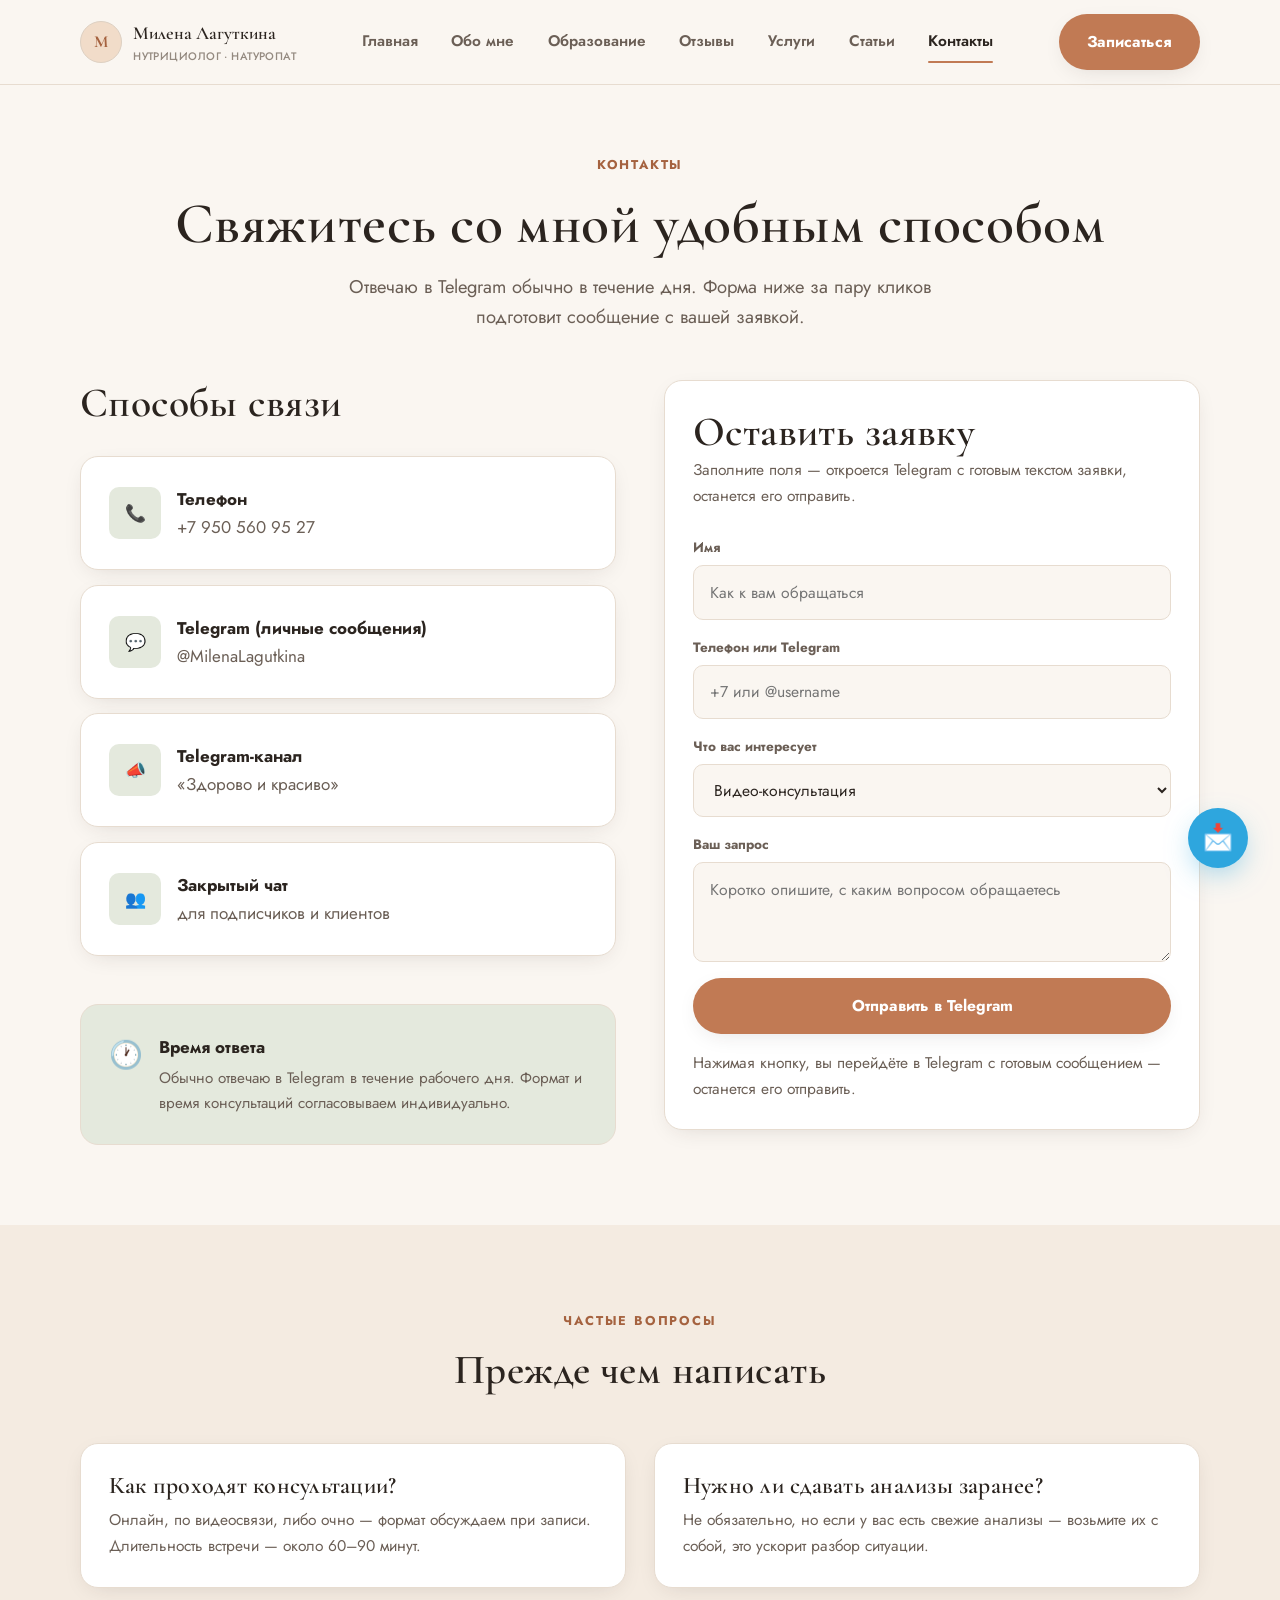
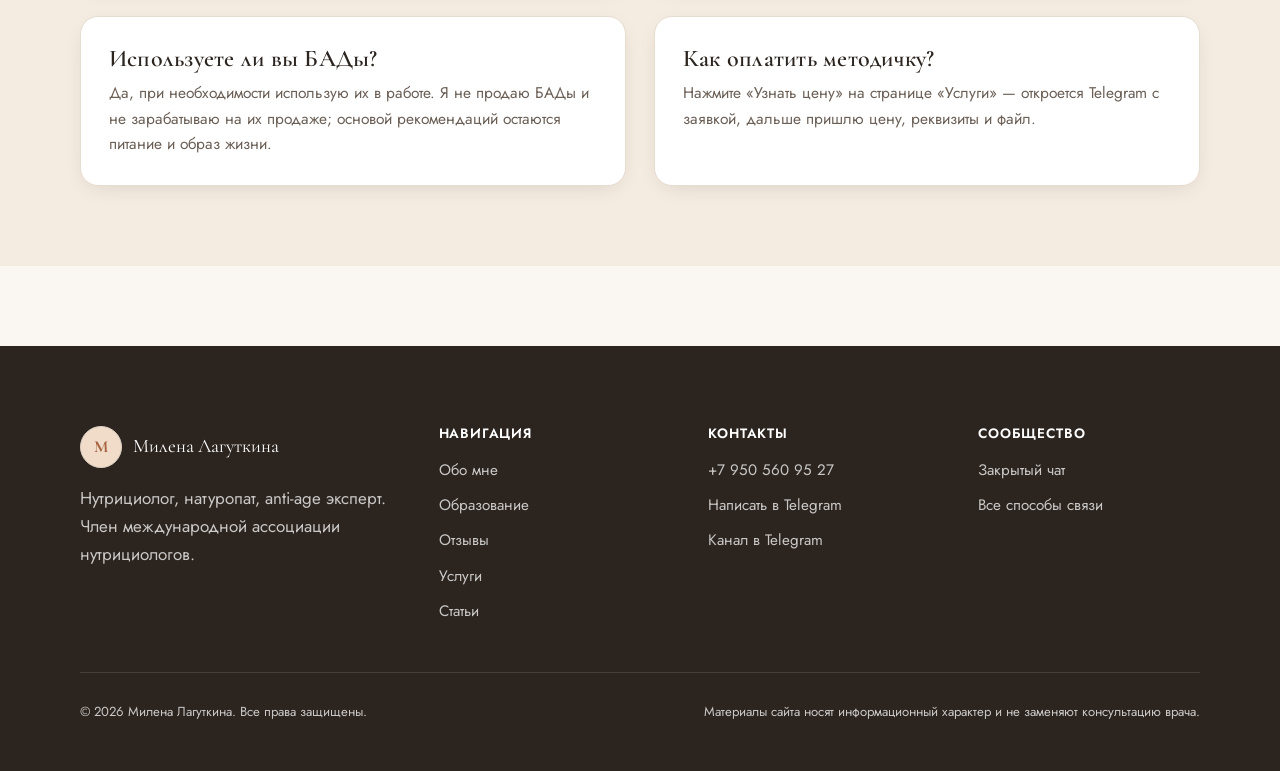
<file: contacts.html>
<!doctype html>
<html lang="ru">
<script>document.documentElement.classList.add("js")</script>
<head>
<meta charset="UTF-8" />
<meta name="viewport" content="width=device-width, initial-scale=1" />
<title>Контакты и запись — Милена Лагуткина</title>
<meta name="description" content="Телефон, Telegram и форма записи на консультацию к нутрициологу Милене Лагуткиной." />
<link rel="icon" href="data:image/svg+xml,<svg xmlns=%22http://www.w3.org/2000/svg%22 viewBox=%220 0 100 100%22><circle cx=%2250%22 cy=%2250%22 r=%2248%22 fill=%22%23C17A54%22/><text x=%2250%22 y=%2266%22 font-size=%2258%22 font-family=%22Georgia,serif%22 fill=%22white%22 text-anchor=%22middle%22>М</text></svg>" />
<link rel="preconnect" href="https://fonts.googleapis.com" />
<link rel="preconnect" href="https://fonts.gstatic.com" crossorigin />
<link href="https://fonts.googleapis.com/css2?family=Cormorant+Garamond:ital,wght@0,400;0,500;0,600;0,700;1,500&family=Jost:wght@400;500;600;700&display=swap" rel="stylesheet" />
<link rel="stylesheet" href="css/style.css" />
</head>
<body>

<header class="site-header">
  <div class="container">
    <a href="index.html" class="brand">
      <span class="brand-mark">М</span>
      <span>Милена Лагуткина<small>Нутрициолог · Натуропат</small></span>
    </a>
    <nav class="nav-main" id="nav-main">
      <a href="index.html">Главная</a>
      <a href="about.html">Обо мне</a>
      <a href="education.html">Образование</a>
      <a href="reviews.html">Отзывы</a>
      <a href="products.html">Услуги</a>
      <a href="articles.html">Статьи</a>
      <a href="contacts.html" aria-current="page">Контакты</a>
      <a href="contacts.html" class="btn btn-primary btn-sm mobile-only-cta">Записаться</a>
    </nav>
    <div class="header-actions">
      <a href="contacts.html" class="btn btn-primary desktop-only">Записаться</a>
      <button class="nav-toggle" aria-label="Открыть меню" aria-expanded="false" aria-controls="nav-main"><span class="bar"></span></button>
    </div>
  </div>
</header>

<main>
  <section class="page-hero container">
    <p class="eyebrow">Контакты</p>
    <h1>Свяжитесь со мной удобным способом</h1>
    <p class="lede">Отвечаю в Telegram обычно в течение дня. Форма ниже за пару кликов подготовит сообщение с вашей заявкой.</p>
  </section>

  <section class="section" style="padding-top:0">
    <div class="container">
      <div class="two-col" style="align-items:flex-start;">

        <div class="reveal">
          <h2>Способы связи</h2>
          <div class="grid" style="margin-top:var(--space-md); gap:0.9rem;">
            <a href="tel:+79505609527" class="card" style="display:flex; align-items:center; gap:1rem;">
              <div class="icon-tile" style="margin:0;">📞</div>
              <div><strong style="display:block">Телефон</strong><span style="color:var(--color-text-soft)">+7 950 560 95 27</span></div>
            </a>
            <a href="https://t.me/MilenaLagutkina" target="_blank" rel="noopener" class="card" style="display:flex; align-items:center; gap:1rem;">
              <div class="icon-tile" style="margin:0;">💬</div>
              <div><strong style="display:block">Telegram (личные сообщения)</strong><span style="color:var(--color-text-soft)">@MilenaLagutkina</span></div>
            </a>
            <a href="https://t.me/zdorovo_krasivo" target="_blank" rel="noopener" class="card" style="display:flex; align-items:center; gap:1rem;">
              <div class="icon-tile" style="margin:0;">📣</div>
              <div><strong style="display:block">Telegram-канал</strong><span style="color:var(--color-text-soft)">«Здорово и красиво»</span></div>
            </a>
            <a href="https://t.me/+6NhUMPL6oHg5ZDhi" target="_blank" rel="noopener" class="card" style="display:flex; align-items:center; gap:1rem;">
              <div class="icon-tile" style="margin:0;">👥</div>
              <div><strong style="display:block">Закрытый чат</strong><span style="color:var(--color-text-soft)">для подписчиков и клиентов</span></div>
            </a>
          </div>
          <div class="no-bads mt-lg">
            <span class="ico">🕐</span>
            <div>
              <strong>Время ответа</strong>
              <p>Обычно отвечаю в Telegram в течение рабочего дня. Формат и время консультаций согласовываем индивидуально.</p>
            </div>
          </div>
        </div>

        <div class="card reveal booking-form-wrap">
          <h2>Оставить заявку</h2>
          <p class="lede" style="margin-bottom:var(--space-md)">Заполните поля — откроется Telegram с готовым текстом заявки, останется его отправить.</p>
          <form class="js-booking-form">
            <div class="form-field">
              <label for="c-name">Имя</label>
              <input type="text" id="c-name" name="name" required placeholder="Как к вам обращаться" />
            </div>
            <div class="form-field">
              <label for="c-contact">Телефон или Telegram</label>
              <input type="text" id="c-contact" name="contact" required placeholder="+7 или @username" />
            </div>
            <div class="form-field">
              <label for="c-service">Что вас интересует</label>
              <select id="c-service" name="service">
                <option>Видео-консультация</option>
                <option>Сопровождение</option>
                <option>Групповое сопровождение</option>
                <option>Программа «Здоровые пищевые привычки»</option>
                <option>Методичка</option>
                <option>Другое</option>
              </select>
            </div>
            <div class="form-field">
              <label for="c-comment">Ваш запрос</label>
              <textarea id="c-comment" name="comment" required placeholder="Коротко опишите, с каким вопросом обращаетесь"></textarea>
            </div>
            <button type="submit" class="btn btn-primary btn-block">Отправить в Telegram</button>
            <p class="form-note">Нажимая кнопку, вы перейдёте в Telegram с готовым сообщением — останется его отправить.</p>
          </form>
          <div class="form-success">
            <div class="ico">✅</div>
            <h3>Открыли Telegram</h3>
            <p class="lede">Мы подготовили сообщение с вашей заявкой — просто нажмите «Отправить» в чате.</p>
          </div>
        </div>

      </div>
    </div>
  </section>

  <section class="section section--alt">
    <div class="container reveal">
      <div class="section-head center">
        <p class="eyebrow">Частые вопросы</p>
        <h2>Прежде чем написать</h2>
      </div>
      <div class="grid grid-2">
        <div class="card">
          <h3>Как проходят консультации?</h3>
          <p>Онлайн, по видеосвязи, либо очно — формат обсуждаем при записи. Длительность встречи — около 60–90 минут.</p>
        </div>
        <div class="card">
          <h3>Нужно ли сдавать анализы заранее?</h3>
          <p>Не обязательно, но если у вас есть свежие анализы — возьмите их с собой, это ускорит разбор ситуации.</p>
        </div>
        <div class="card">
          <h3>Используете ли вы БАДы?</h3>
          <p>Да, при необходимости использую их в работе. Я не продаю БАДы и не зарабатываю на их продаже; основой рекомендаций остаются питание и образ жизни.</p>
        </div>
        <div class="card">
          <h3>Как оплатить методичку?</h3>
          <p>Нажмите «Узнать цену» на странице «Услуги» — откроется Telegram с заявкой, дальше пришлю цену, реквизиты и файл.</p>
        </div>
      </div>
    </div>
  </section>
</main>

<footer class="site-footer">
  <div class="container">
    <div class="footer-grid">
      <div>
        <div class="footer-brand"><span class="brand-mark">М</span>Милена Лагуткина</div>
        <p>Нутрициолог, натуропат, anti-age эксперт. Член международной ассоциации нутрициологов.</p>
      </div>
      <div>
        <h4>Навигация</h4>
        <ul>
          <li><a href="about.html">Обо мне</a></li>
          <li><a href="education.html">Образование</a></li>
          <li><a href="reviews.html">Отзывы</a></li>
          <li><a href="products.html">Услуги</a></li>
          <li><a href="articles.html">Статьи</a></li>
        </ul>
      </div>
      <div>
        <h4>Контакты</h4>
        <ul>
          <li><a href="tel:+79505609527">+7 950 560 95 27</a></li>
          <li><a href="https://t.me/MilenaLagutkina" target="_blank" rel="noopener">Написать в Telegram</a></li>
          <li><a href="https://t.me/zdorovo_krasivo" target="_blank" rel="noopener">Канал в Telegram</a></li>
        </ul>
      </div>
      <div>
        <h4>Сообщество</h4>
        <ul>
          <li><a href="https://t.me/+6NhUMPL6oHg5ZDhi" target="_blank" rel="noopener">Закрытый чат</a></li>
          <li><a href="contacts.html">Все способы связи</a></li>
        </ul>
      </div>
    </div>
    <div class="footer-bottom">
      <span>© <span data-year>2026</span> Милена Лагуткина. Все права защищены.</span>
      <span>Материалы сайта носят информационный характер и не заменяют консультацию врача.</span>
    </div>
  </div>
</footer>

<a href="https://t.me/MilenaLagutkina" target="_blank" rel="noopener" class="float-tg" aria-label="Написать в Telegram">📩</a>

<script src="js/main.js"></script>
</body>
</html>
</file>
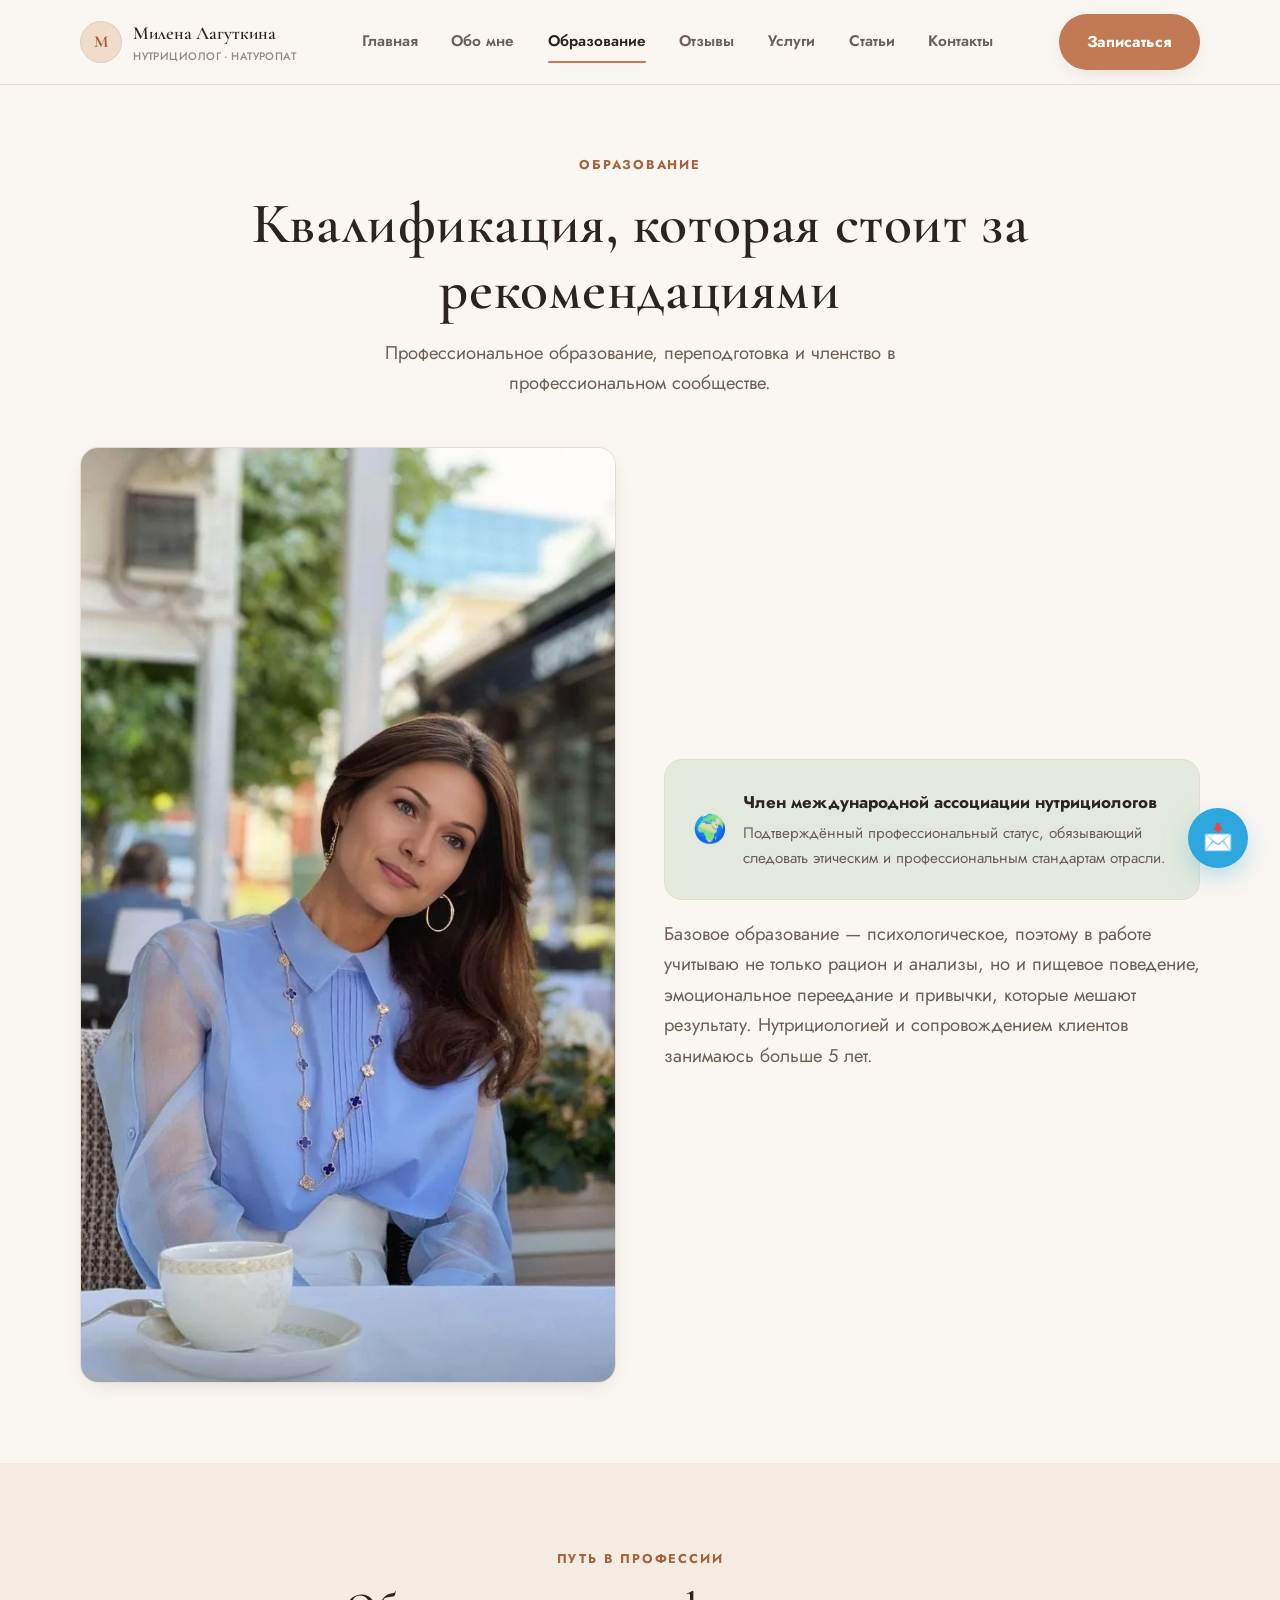
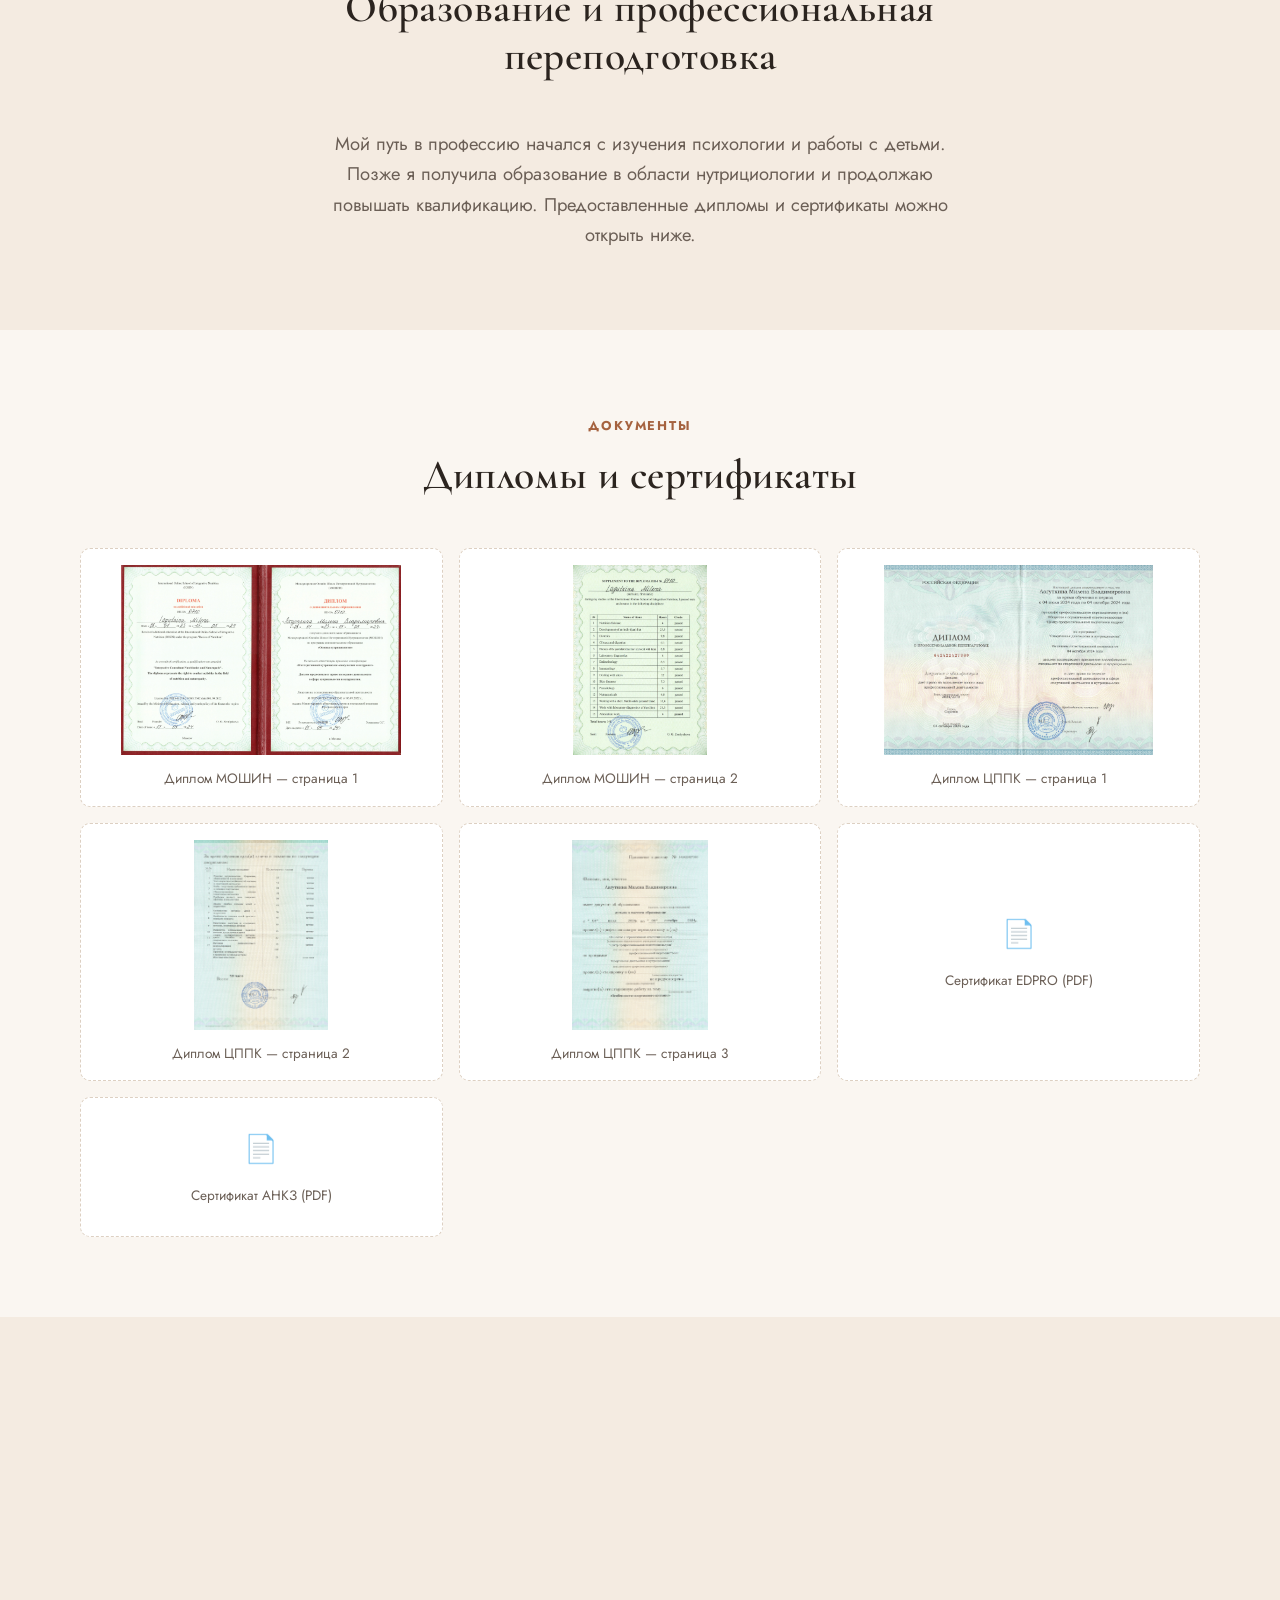
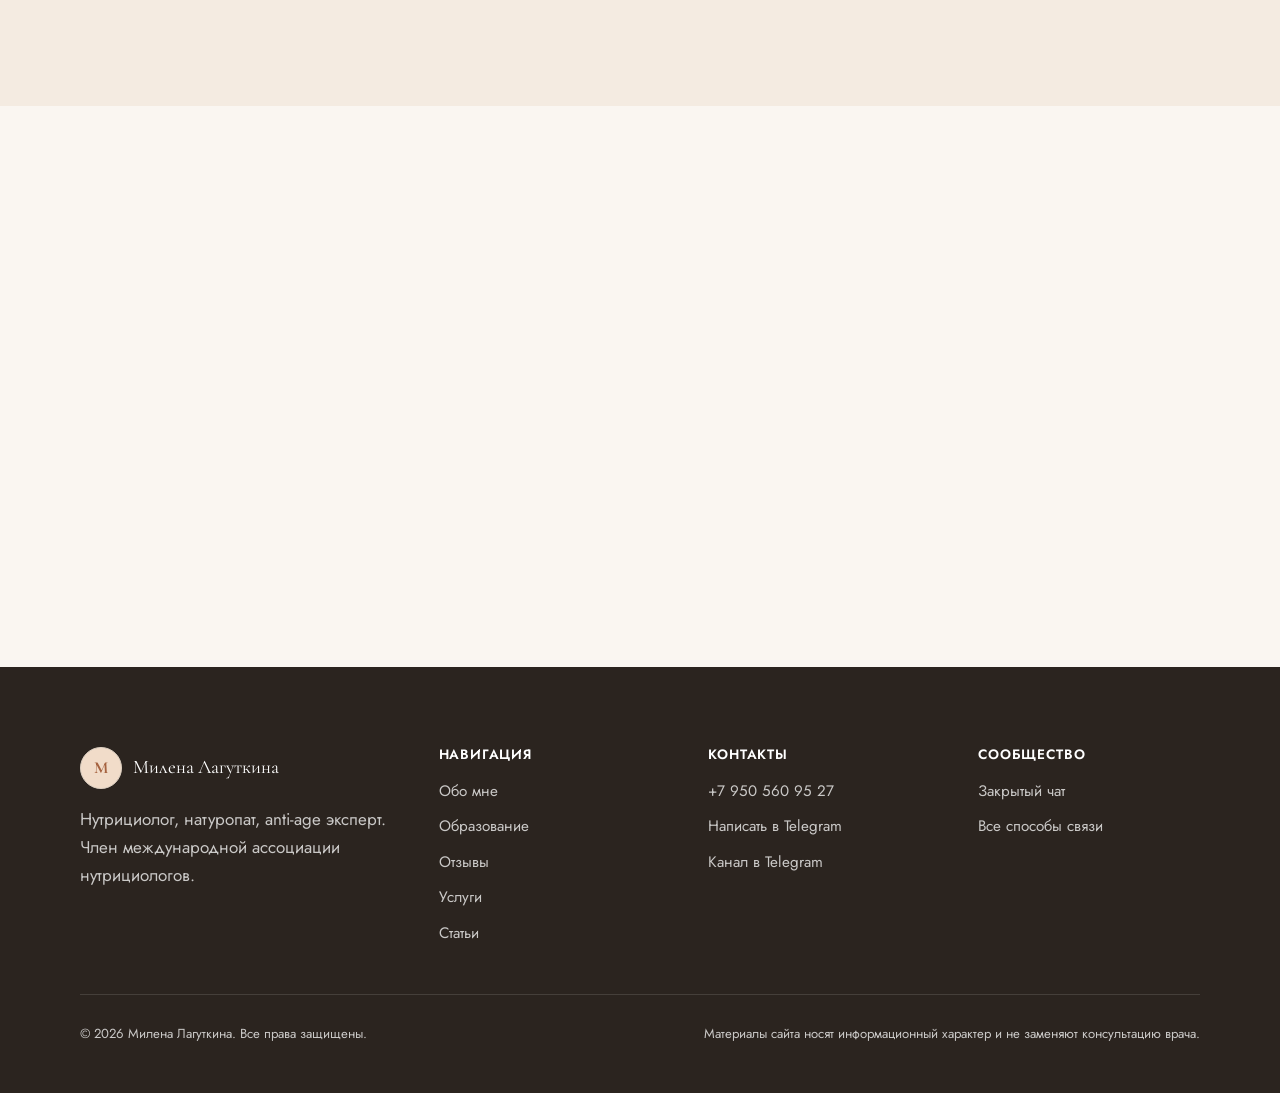
<file: education.html>
<!doctype html>
<html lang="ru">
<script>document.documentElement.classList.add("js")</script>
<head>
<meta charset="UTF-8" />
<meta name="viewport" content="width=device-width, initial-scale=1" />
<title>Образование и сертификаты — Милена Лагуткина</title>
<meta name="description" content="Образование, профессиональная переподготовка и сертификаты нутрициолога Милены Лагуткиной, члена международной ассоциации нутрициологов." />
<link rel="icon" href="data:image/svg+xml,<svg xmlns=%22http://www.w3.org/2000/svg%22 viewBox=%220 0 100 100%22><circle cx=%2250%22 cy=%2250%22 r=%2248%22 fill=%22%23C17A54%22/><text x=%2250%22 y=%2266%22 font-size=%2258%22 font-family=%22Georgia,serif%22 fill=%22white%22 text-anchor=%22middle%22>М</text></svg>" />
<link rel="preconnect" href="https://fonts.googleapis.com" />
<link rel="preconnect" href="https://fonts.gstatic.com" crossorigin />
<link href="https://fonts.googleapis.com/css2?family=Cormorant+Garamond:ital,wght@0,400;0,500;0,600;0,700;1,500&family=Jost:wght@400;500;600;700&display=swap" rel="stylesheet" />
<link rel="stylesheet" href="css/style.css" />
</head>
<body>

<header class="site-header">
  <div class="container">
    <a href="index.html" class="brand">
      <span class="brand-mark">М</span>
      <span>Милена Лагуткина<small>Нутрициолог · Натуропат</small></span>
    </a>
    <nav class="nav-main" id="nav-main">
      <a href="index.html">Главная</a>
      <a href="about.html">Обо мне</a>
      <a href="education.html" aria-current="page">Образование</a>
      <a href="reviews.html">Отзывы</a>
      <a href="products.html">Услуги</a>
      <a href="articles.html">Статьи</a>
      <a href="contacts.html">Контакты</a>
      <a href="contacts.html" class="btn btn-primary btn-sm mobile-only-cta">Записаться</a>
    </nav>
    <div class="header-actions">
      <a href="contacts.html" class="btn btn-primary desktop-only">Записаться</a>
      <button class="nav-toggle" aria-label="Открыть меню" aria-expanded="false" aria-controls="nav-main"><span class="bar"></span></button>
    </div>
  </div>
</header>

<main>
  <section class="page-hero container">
    <p class="eyebrow">Образование</p>
    <h1>Квалификация, которая стоит за рекомендациями</h1>
    <p class="lede">Профессиональное образование, переподготовка и членство в профессиональном сообществе.</p>
  </section>

  <section class="section" style="padding-top:0">
    <div class="container two-col reveal">
      <div class="img-frame">
        <img src="images/milena-portrait-4.jpg" alt="Милена Лагуткина" />
      </div>
      <div>
        <div class="no-bads" style="align-items:center;">
          <span class="ico">🌍</span>
          <div>
            <strong>Член международной ассоциации нутрициологов</strong>
            <p>Подтверждённый профессиональный статус, обязывающий следовать этическим и профессиональным стандартам отрасли.</p>
          </div>
        </div>
        <p class="lede" style="margin-top:1.2rem">Базовое образование — психологическое, поэтому в работе учитываю не только рацион и анализы, но и пищевое поведение, эмоциональное переедание и привычки, которые мешают результату. Нутрициологией и сопровождением клиентов занимаюсь больше 5 лет.</p>
      </div>
    </div>
  </section>

  <section class="section section--alt">
    <div class="container reveal">
      <div class="section-head center">
        <p class="eyebrow">Путь в профессии</p>
        <h2>Образование и профессиональная переподготовка</h2>
      </div>
      <p class="lede" style="margin-inline:auto;text-align:center">Мой путь в профессию начался с изучения психологии и работы с детьми. Позже я получила образование в области нутрициологии и продолжаю повышать квалификацию. Предоставленные дипломы и сертификаты можно открыть ниже.</p>
    </div>
  </section>

  <section class="section">
    <div class="container reveal">
      <div class="section-head center">
        <p class="eyebrow">Документы</p>
        <h2>Дипломы и сертификаты</h2>
      </div>
      <div class="cert-grid">
        <a class="cert-tile cert-document" href="images/МВЛ_Диплом_МОШИН-0_без рамки.jpg" target="_blank" rel="noopener"><img src="images/МВЛ_Диплом_МОШИН-0_без рамки.jpg" alt="Диплом МОШИН, первая страница" loading="lazy" />Диплом МОШИН — страница 1</a>
        <a class="cert-tile cert-document" href="images/МВЛ_Диплом_МОШИН-1.jpg" target="_blank" rel="noopener"><img src="images/МВЛ_Диплом_МОШИН-1.jpg" alt="Диплом МОШИН, вторая страница" loading="lazy" />Диплом МОШИН — страница 2</a>
        <a class="cert-tile cert-document" href="images/МВЛ_Диплом_ЦППК-0.jpg" target="_blank" rel="noopener"><img src="images/МВЛ_Диплом_ЦППК-0.jpg" alt="Диплом ЦППК, первая страница" loading="lazy" />Диплом ЦППК — страница 1</a>
        <a class="cert-tile cert-document" href="images/МВЛ_Диплом_ЦППК-1.jpg" target="_blank" rel="noopener"><img src="images/МВЛ_Диплом_ЦППК-1.jpg" alt="Диплом ЦППК, вторая страница" loading="lazy" />Диплом ЦППК — страница 2</a>
        <a class="cert-tile cert-document" href="images/МВЛ_Диплом_ЦППК-2.jpg" target="_blank" rel="noopener"><img src="images/МВЛ_Диплом_ЦППК-2.jpg" alt="Диплом ЦППК, третья страница" loading="lazy" />Диплом ЦППК — страница 3</a>
        <a class="cert-tile cert-document" href="images/Сертификат EDPRO.pdf" target="_blank" rel="noopener"><span class="ico">📄</span>Сертификат EDPRO (PDF)</a>
        <a class="cert-tile cert-document" href="images/Сертификат АНКЗ.pdf" target="_blank" rel="noopener"><span class="ico">📄</span>Сертификат АНКЗ (PDF)</a>
      </div>
    </div>
  </section>

  <section class="section section--alt">
    <div class="container reveal">
      <div class="section-head center">
        <p class="eyebrow">Развитие</p>
        <h2>Обучение не останавливается</h2>
        <p class="lede" style="margin-inline:auto">Регулярно прохожу курсы повышения квалификации и слежу за актуальными исследованиями в нутрициологии, натуропатии и anti-age медицине, чтобы рекомендации всегда были основаны на современных данных.</p>
      </div>
    </div>
  </section>

  <section class="section">
    <div class="container reveal">
      <div class="cta-banner">
        <div>
          <h2>Хотите работать со специалистом, которому доверяете?</h2>
          <p>Запишитесь на консультацию — расскажу подробнее о своём подходе и опыте.</p>
        </div>
        <button class="btn btn-primary" data-open-booking="Консультация">Записаться на консультацию</button>
      </div>
    </div>
  </section>
</main>

<footer class="site-footer">
  <div class="container">
    <div class="footer-grid">
      <div>
        <div class="footer-brand"><span class="brand-mark">М</span>Милена Лагуткина</div>
        <p>Нутрициолог, натуропат, anti-age эксперт. Член международной ассоциации нутрициологов.</p>
      </div>
      <div>
        <h4>Навигация</h4>
        <ul>
          <li><a href="about.html">Обо мне</a></li>
          <li><a href="education.html">Образование</a></li>
          <li><a href="reviews.html">Отзывы</a></li>
          <li><a href="products.html">Услуги</a></li>
          <li><a href="articles.html">Статьи</a></li>
        </ul>
      </div>
      <div>
        <h4>Контакты</h4>
        <ul>
          <li><a href="tel:+79505609527">+7 950 560 95 27</a></li>
          <li><a href="https://t.me/MilenaLagutkina" target="_blank" rel="noopener">Написать в Telegram</a></li>
          <li><a href="https://t.me/zdorovo_krasivo" target="_blank" rel="noopener">Канал в Telegram</a></li>
        </ul>
      </div>
      <div>
        <h4>Сообщество</h4>
        <ul>
          <li><a href="https://t.me/+6NhUMPL6oHg5ZDhi" target="_blank" rel="noopener">Закрытый чат</a></li>
          <li><a href="contacts.html">Все способы связи</a></li>
        </ul>
      </div>
    </div>
    <div class="footer-bottom">
      <span>© <span data-year>2026</span> Милена Лагуткина. Все права защищены.</span>
      <span>Материалы сайта носят информационный характер и не заменяют консультацию врача.</span>
    </div>
  </div>
</footer>

<a href="https://t.me/MilenaLagutkina" target="_blank" rel="noopener" class="float-tg" aria-label="Написать в Telegram">📩</a>

<div class="modal-overlay" data-modal="booking">
  <div class="modal" role="dialog" aria-modal="true" aria-labelledby="modal-title">
    <button class="modal-close" data-modal-close aria-label="Закрыть">✕</button>
    <h3 id="modal-title" data-modal-title>Запись на консультацию</h3>
    <p class="lede">Заполните форму — я отвечу в Telegram в ближайшее время.</p>
    <form class="js-booking-form">
      <div class="form-field">
        <label for="f-name">Имя</label>
        <input type="text" id="f-name" name="name" required placeholder="Как к вам обращаться" />
      </div>
      <div class="form-field">
        <label for="f-contact">Телефон или Telegram</label>
        <input type="text" id="f-contact" name="contact" required placeholder="+7 или @username" />
      </div>
      <div class="form-field">
        <label for="f-service">Что вас интересует</label>
        <select id="f-service" name="service">
          <option>Видео-консультация</option>
          <option>Сопровождение</option>
          <option>Групповое сопровождение</option>
          <option>Программа «Здоровые пищевые привычки»</option>
          <option>Методичка</option>
          <option>Другое</option>
        </select>
      </div>
      <div class="form-field">
        <label for="f-comment">Ваш запрос</label>
        <textarea id="f-comment" name="comment" required placeholder="Коротко опишите, с каким вопросом обращаетесь"></textarea>
      </div>
      <button type="submit" class="btn btn-primary btn-block">Отправить в Telegram</button>
      <p class="form-note">Нажимая кнопку, вы перейдёте в Telegram с готовым сообщением — останется его отправить.</p>
    </form>
    <div class="form-success">
      <div class="ico">✅</div>
      <h3>Открыли Telegram</h3>
      <p class="lede">Мы подготовили сообщение с вашей заявкой — просто нажмите «Отправить» в чате.</p>
    </div>
  </div>
</div>

<script src="js/main.js"></script>
</body>
</html>
</file>
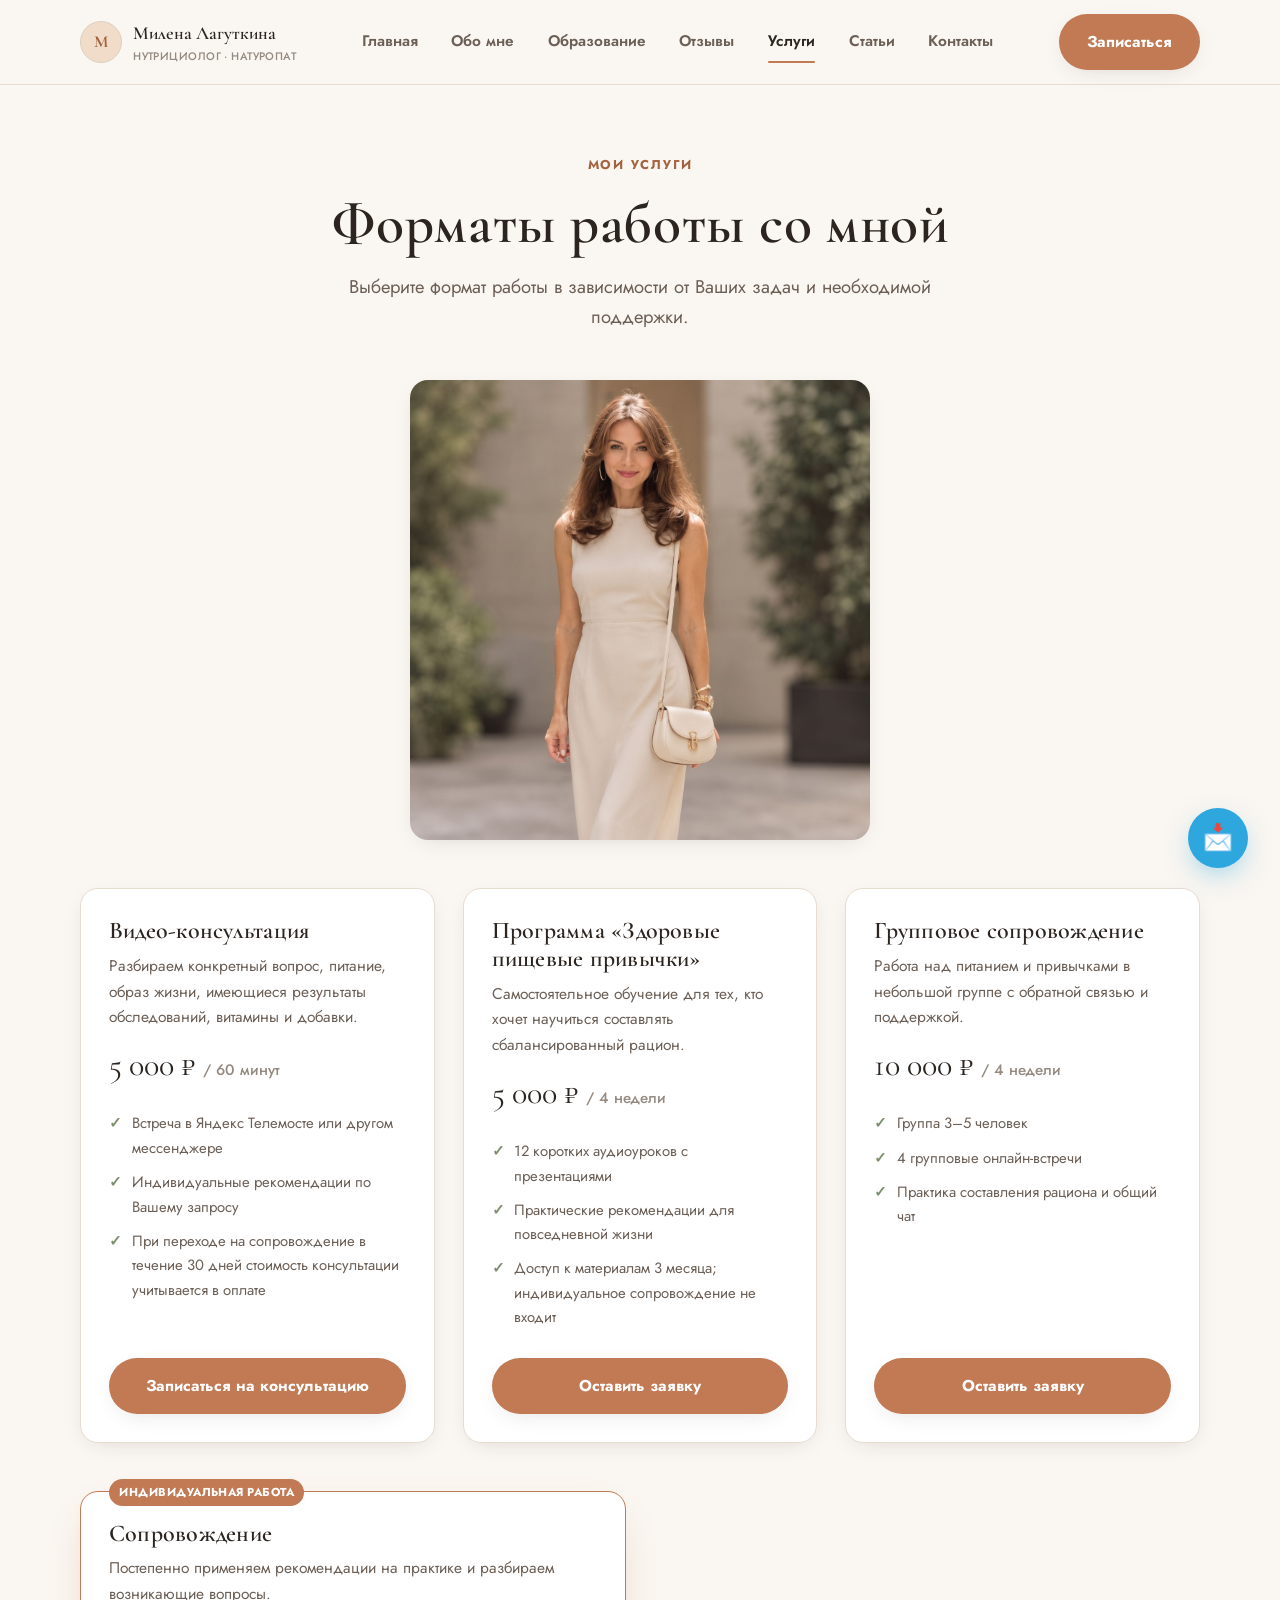
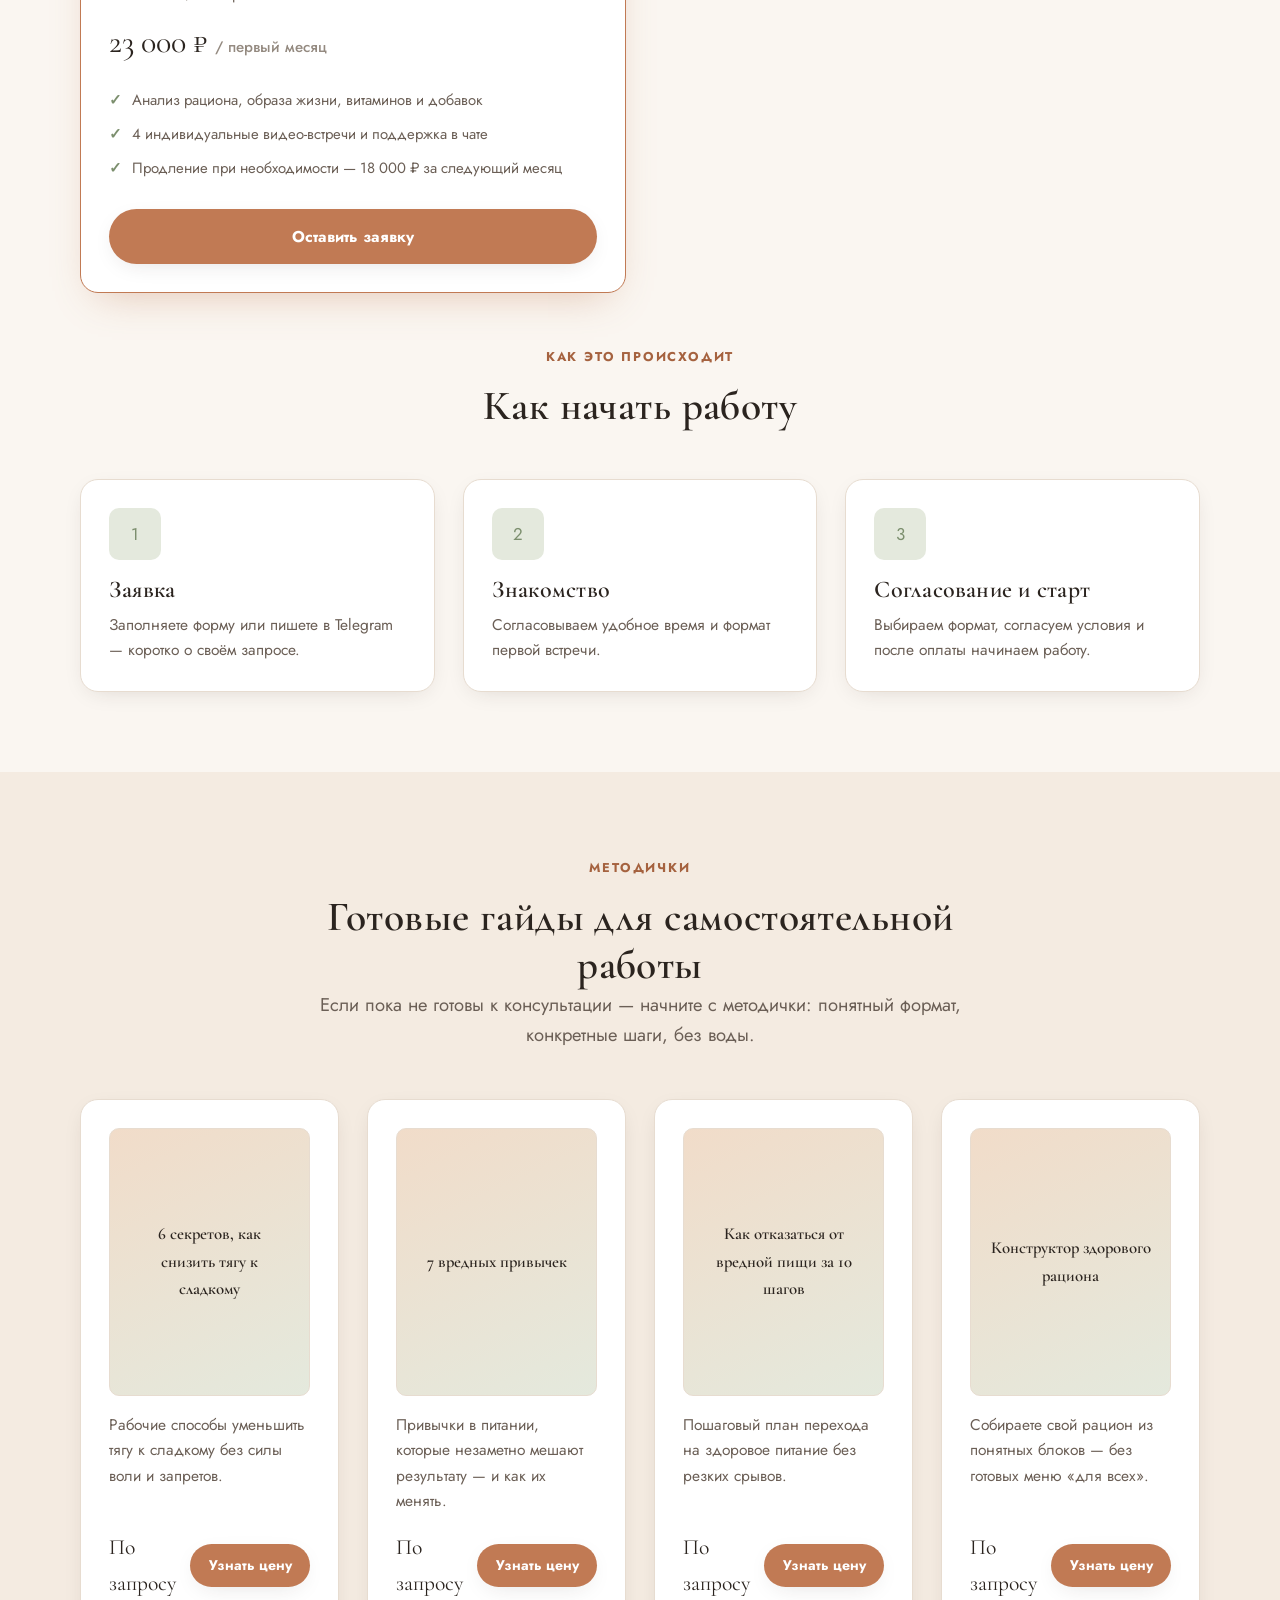
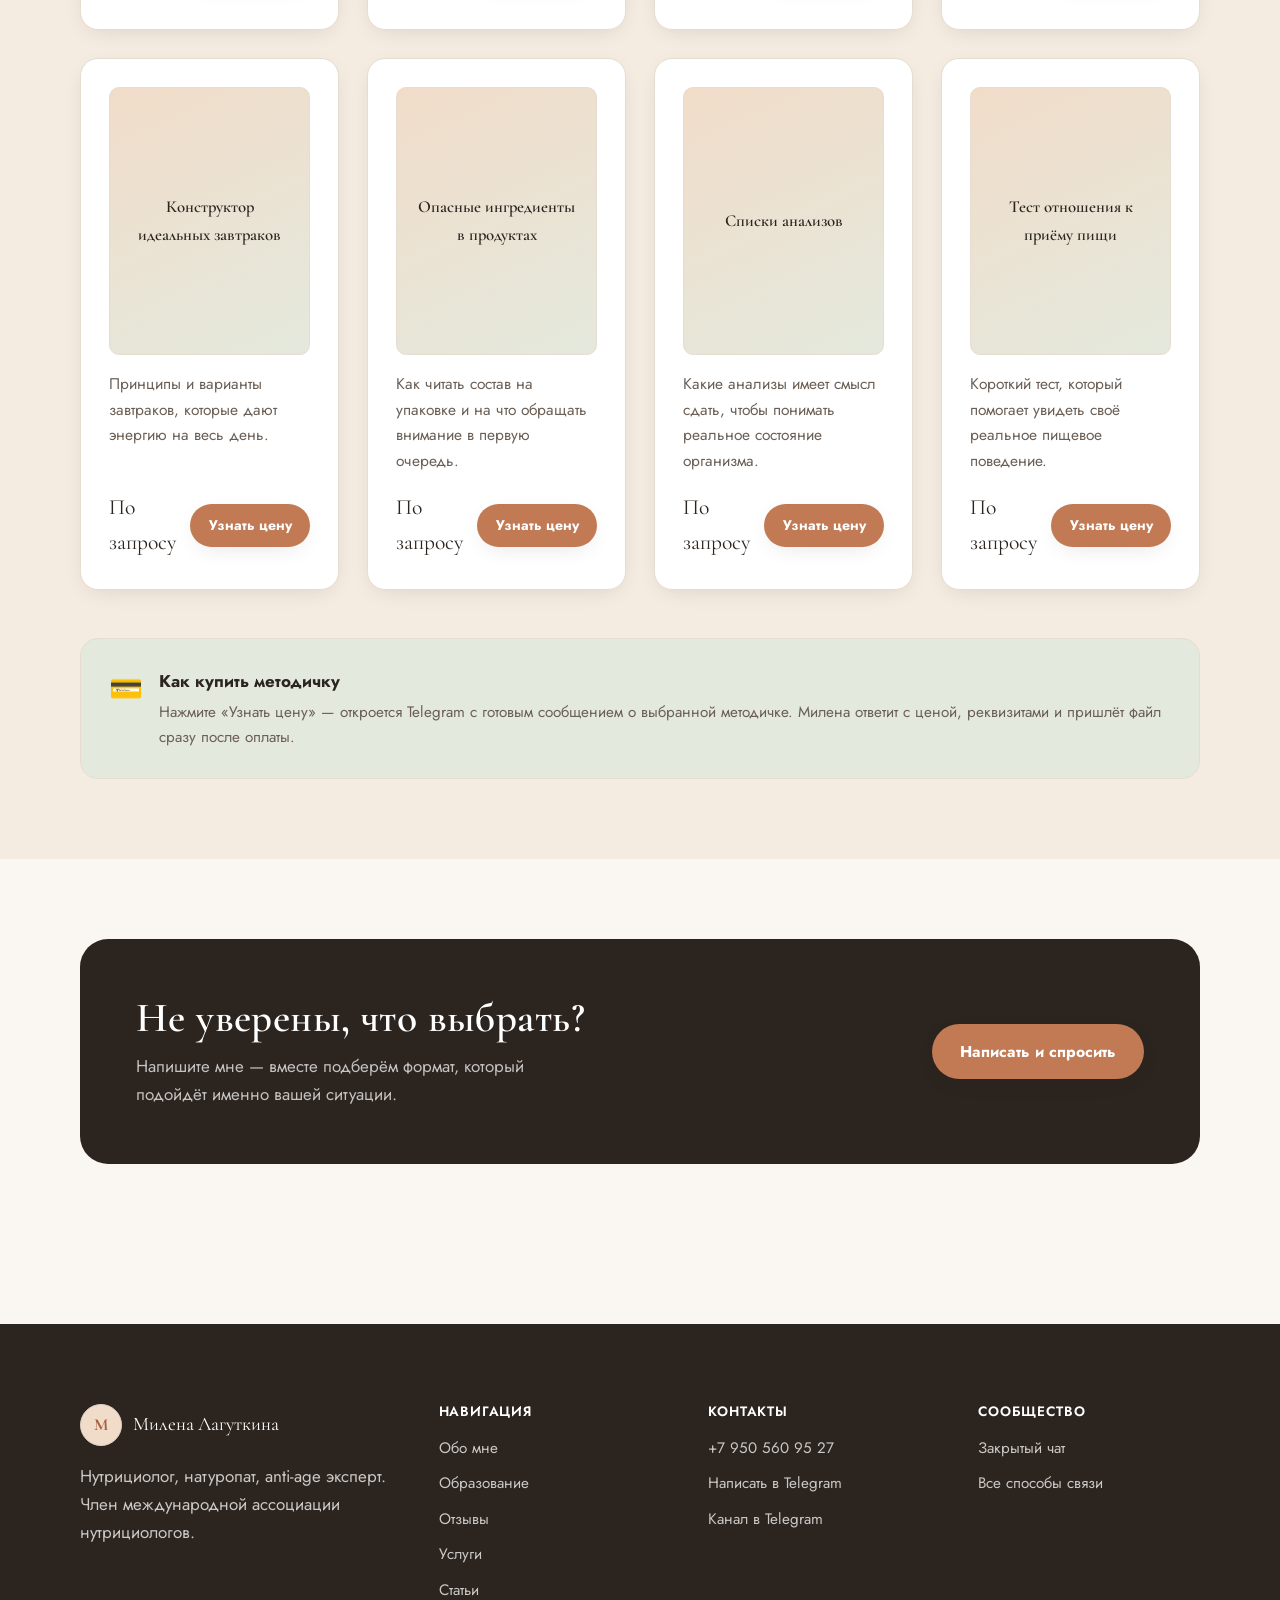
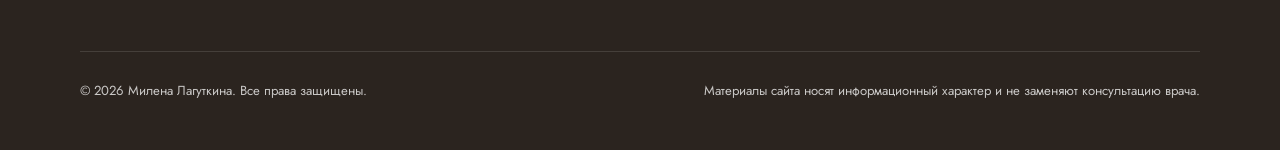
<file: products.html>
<!doctype html>
<html lang="ru">
<script>document.documentElement.classList.add("js")</script>
<head>
<meta charset="UTF-8" />
<meta name="viewport" content="width=device-width, initial-scale=1" />
<title>Консультации и сопровождение — Милена Лагуткина</title>
<meta name="description" content="Форматы работы с нутрициологом Миленой Лагуткиной: диагностика, консультация, марафон, индивидуальное и групповое сопровождение, методички по питанию и здоровью." />
<link rel="icon" href="data:image/svg+xml,<svg xmlns=%22http://www.w3.org/2000/svg%22 viewBox=%220 0 100 100%22><circle cx=%2250%22 cy=%2250%22 r=%2248%22 fill=%22%23C17A54%22/><text x=%2250%22 y=%2266%22 font-size=%2258%22 font-family=%22Georgia,serif%22 fill=%22white%22 text-anchor=%22middle%22>М</text></svg>" />
<link rel="preconnect" href="https://fonts.googleapis.com" />
<link rel="preconnect" href="https://fonts.gstatic.com" crossorigin />
<link href="https://fonts.googleapis.com/css2?family=Cormorant+Garamond:ital,wght@0,400;0,500;0,600;0,700;1,500&family=Jost:wght@400;500;600;700&display=swap" rel="stylesheet" />
<link rel="stylesheet" href="css/style.css" />
</head>
<body>

<header class="site-header">
  <div class="container">
    <a href="index.html" class="brand">
      <span class="brand-mark">М</span>
      <span>Милена Лагуткина<small>Нутрициолог · Натуропат</small></span>
    </a>
    <nav class="nav-main" id="nav-main">
      <a href="index.html">Главная</a>
      <a href="about.html">Обо мне</a>
      <a href="education.html">Образование</a>
      <a href="reviews.html">Отзывы</a>
      <a href="products.html" aria-current="page">Услуги</a>
      <a href="articles.html">Статьи</a>
      <a href="contacts.html">Контакты</a>
      <a href="contacts.html" class="btn btn-primary btn-sm mobile-only-cta">Записаться</a>
    </nav>
    <div class="header-actions">
      <a href="contacts.html" class="btn btn-primary desktop-only">Записаться</a>
      <button class="nav-toggle" aria-label="Открыть меню" aria-expanded="false" aria-controls="nav-main"><span class="bar"></span></button>
    </div>
  </div>
</header>

<main>
  <section class="page-hero container">
    <p class="eyebrow">Мои услуги</p>
    <h1>Форматы работы со мной</h1>
    <p class="lede">Выберите формат работы в зависимости от Ваших задач и необходимой поддержки.</p>
  </section>

  <div class="container service-photo"><img src="images/milena-beige.jpg" alt="Милена Лагуткина в бежевом платье" /></div>

  <section class="section" style="padding-top:0">
    <div class="container">
      <div class="grid grid-3">

        <div class="card product-card reveal">
          <h3>Видео-консультация</h3>
          <p>Разбираем конкретный вопрос, питание, образ жизни, имеющиеся результаты обследований, витамины и добавки.</p>
          <div class="price">5 000 ₽ <span>/ 60 минут</span></div>
          <ul>
            <li>Встреча в Яндекс Телемосте или другом мессенджере</li>
            <li>Индивидуальные рекомендации по Вашему запросу</li>
            <li>При переходе на сопровождение в течение 30 дней стоимость консультации учитывается в оплате</li>
          </ul>
          <button class="btn btn-primary btn-block" data-open-booking="Видео-консультация">Записаться на консультацию</button>
        </div>

        <div class="card product-card reveal">
          <h3>Программа «Здоровые пищевые привычки»</h3>
          <p>Самостоятельное обучение для тех, кто хочет научиться составлять сбалансированный рацион.</p>
          <div class="price">5 000 ₽ <span>/ 4 недели</span></div>
          <ul>
            <li>12 коротких аудиоуроков с презентациями</li>
            <li>Практические рекомендации для повседневной жизни</li>
            <li>Доступ к материалам 3 месяца; индивидуальное сопровождение не входит</li>
          </ul>
          <button class="btn btn-primary btn-block" data-open-booking="Здоровые пищевые привычки">Оставить заявку</button>
        </div>

        <div class="card product-card reveal">
          <h3>Групповое сопровождение</h3>
          <p>Работа над питанием и привычками в небольшой группе с обратной связью и поддержкой.</p>
          <div class="price">10 000 ₽ <span>/ 4 недели</span></div>
          <ul>
            <li>Группа 3–5 человек</li>
            <li>4 групповые онлайн-встречи</li>
            <li>Практика составления рациона и общий чат</li>
          </ul>
          <button class="btn btn-primary btn-block" data-open-booking="Групповое сопровождение">Оставить заявку</button>
        </div>

      </div>

      <div class="grid grid-2 mt-lg">
        <div class="card product-card featured reveal">
          <span class="ribbon">Индивидуальная работа</span>
          <h3>Сопровождение</h3>
          <p>Постепенно применяем рекомендации на практике и разбираем возникающие вопросы.</p>
          <div class="price">23 000 ₽ <span>/ первый месяц</span></div>
          <ul>
            <li>Анализ рациона, образа жизни, витаминов и добавок</li>
            <li>4 индивидуальные видео-встречи и поддержка в чате</li>
            <li>Продление при необходимости — 18 000 ₽ за следующий месяц</li>
          </ul>
          <button class="btn btn-primary btn-block" data-open-booking="Сопровождение">Оставить заявку</button>
        </div>

      </div>

      <div class="section-head center mt-lg">
        <p class="eyebrow">Как это происходит</p>
        <h2>Как начать работу</h2>
      </div>
      <div class="grid grid-3">
        <div class="card reveal"><div class="icon-tile">1</div><h3>Заявка</h3><p>Заполняете форму или пишете в Telegram — коротко о своём запросе.</p></div>
        <div class="card reveal"><div class="icon-tile">2</div><h3>Знакомство</h3><p>Согласовываем удобное время и формат первой встречи.</p></div>
        <div class="card reveal"><div class="icon-tile">3</div><h3>Согласование и старт</h3><p>Выбираем формат, согласуем условия и после оплаты начинаем работу.</p></div>
      </div>
    </div>
  </section>

  <section id="methodichki" class="section section--alt">
    <div class="container">
      <div class="section-head center reveal">
        <p class="eyebrow">Методички</p>
        <h2>Готовые гайды для самостоятельной работы</h2>
        <p class="lede" style="margin-inline:auto">Если пока не готовы к консультации — начните с методички: понятный формат, конкретные шаги, без воды.</p>
      </div>
      <div class="grid grid-4">

        <div class="card guide-card reveal">
          <div class="guide-cover"><span>6 секретов, как снизить тягу к сладкому</span></div>
          <p>Рабочие способы уменьшить тягу к сладкому без силы воли и запретов.</p>
          <div class="guide-price-row">
            <span class="guide-price">По запросу</span>
            <button class="btn btn-primary btn-sm" data-buy-guide="6 секретов, как снизить тягу к сладкому">Узнать цену</button>
          </div>
        </div>

        <div class="card guide-card reveal">
          <div class="guide-cover"><span>7 вредных привычек</span></div>
          <p>Привычки в питании, которые незаметно мешают результату — и как их менять.</p>
          <div class="guide-price-row">
            <span class="guide-price">По запросу</span>
            <button class="btn btn-primary btn-sm" data-buy-guide="7 вредных привычек">Узнать цену</button>
          </div>
        </div>

        <div class="card guide-card reveal">
          <div class="guide-cover"><span>Как отказаться от вредной пищи за 10 шагов</span></div>
          <p>Пошаговый план перехода на здоровое питание без резких срывов.</p>
          <div class="guide-price-row">
            <span class="guide-price">По запросу</span>
            <button class="btn btn-primary btn-sm" data-buy-guide="Как отказаться от вредной пищи за 10 шагов">Узнать цену</button>
          </div>
        </div>

        <div class="card guide-card reveal">
          <div class="guide-cover"><span>Конструктор здорового рациона</span></div>
          <p>Собираете свой рацион из понятных блоков — без готовых меню «для всех».</p>
          <div class="guide-price-row">
            <span class="guide-price">По запросу</span>
            <button class="btn btn-primary btn-sm" data-buy-guide="Конструктор здорового рациона">Узнать цену</button>
          </div>
        </div>

        <div class="card guide-card reveal">
          <div class="guide-cover"><span>Конструктор идеальных завтраков</span></div>
          <p>Принципы и варианты завтраков, которые дают энергию на весь день.</p>
          <div class="guide-price-row">
            <span class="guide-price">По запросу</span>
            <button class="btn btn-primary btn-sm" data-buy-guide="Конструктор идеальных завтраков">Узнать цену</button>
          </div>
        </div>

        <div class="card guide-card reveal">
          <div class="guide-cover"><span>Опасные ингредиенты в продуктах</span></div>
          <p>Как читать состав на упаковке и на что обращать внимание в первую очередь.</p>
          <div class="guide-price-row">
            <span class="guide-price">По запросу</span>
            <button class="btn btn-primary btn-sm" data-buy-guide="Опасные ингредиенты в продуктах">Узнать цену</button>
          </div>
        </div>

        <div class="card guide-card reveal">
          <div class="guide-cover"><span>Списки анализов</span></div>
          <p>Какие анализы имеет смысл сдать, чтобы понимать реальное состояние организма.</p>
          <div class="guide-price-row">
            <span class="guide-price">По запросу</span>
            <button class="btn btn-primary btn-sm" data-buy-guide="Списки анализов">Узнать цену</button>
          </div>
        </div>

        <div class="card guide-card reveal">
          <div class="guide-cover"><span>Тест отношения к приёму пищи</span></div>
          <p>Короткий тест, который помогает увидеть своё реальное пищевое поведение.</p>
          <div class="guide-price-row">
            <span class="guide-price">По запросу</span>
            <button class="btn btn-primary btn-sm" data-buy-guide="Тест отношения к приёму пищи">Узнать цену</button>
          </div>
        </div>

      </div>

      <div class="no-bads mt-lg">
        <span class="ico">💳</span>
        <div>
          <strong>Как купить методичку</strong>
          <p>Нажмите «Узнать цену» — откроется Telegram с готовым сообщением о выбранной методичке. Милена ответит с ценой, реквизитами и пришлёт файл сразу после оплаты.</p>
        </div>
      </div>
    </div>
  </section>

  <section class="section">
    <div class="container reveal">
      <div class="cta-banner">
        <div>
          <h2>Не уверены, что выбрать?</h2>
          <p>Напишите мне — вместе подберём формат, который подойдёт именно вашей ситуации.</p>
        </div>
        <button class="btn btn-primary" data-open-booking="Другое">Написать и спросить</button>
      </div>
    </div>
  </section>
</main>

<footer class="site-footer">
  <div class="container">
    <div class="footer-grid">
      <div>
        <div class="footer-brand"><span class="brand-mark">М</span>Милена Лагуткина</div>
        <p>Нутрициолог, натуропат, anti-age эксперт. Член международной ассоциации нутрициологов.</p>
      </div>
      <div>
        <h4>Навигация</h4>
        <ul>
          <li><a href="about.html">Обо мне</a></li>
          <li><a href="education.html">Образование</a></li>
          <li><a href="reviews.html">Отзывы</a></li>
          <li><a href="products.html">Услуги</a></li>
          <li><a href="articles.html">Статьи</a></li>
        </ul>
      </div>
      <div>
        <h4>Контакты</h4>
        <ul>
          <li><a href="tel:+79505609527">+7 950 560 95 27</a></li>
          <li><a href="https://t.me/MilenaLagutkina" target="_blank" rel="noopener">Написать в Telegram</a></li>
          <li><a href="https://t.me/zdorovo_krasivo" target="_blank" rel="noopener">Канал в Telegram</a></li>
        </ul>
      </div>
      <div>
        <h4>Сообщество</h4>
        <ul>
          <li><a href="https://t.me/+6NhUMPL6oHg5ZDhi" target="_blank" rel="noopener">Закрытый чат</a></li>
          <li><a href="contacts.html">Все способы связи</a></li>
        </ul>
      </div>
    </div>
    <div class="footer-bottom">
      <span>© <span data-year>2026</span> Милена Лагуткина. Все права защищены.</span>
      <span>Материалы сайта носят информационный характер и не заменяют консультацию врача.</span>
    </div>
  </div>
</footer>

<a href="https://t.me/MilenaLagutkina" target="_blank" rel="noopener" class="float-tg" aria-label="Написать в Telegram">📩</a>

<div class="modal-overlay" data-modal="booking">
  <div class="modal" role="dialog" aria-modal="true" aria-labelledby="modal-title">
    <button class="modal-close" data-modal-close aria-label="Закрыть">✕</button>
    <h3 id="modal-title" data-modal-title>Запись на консультацию</h3>
    <p class="lede">Заполните форму — я отвечу в Telegram в ближайшее время.</p>
    <form class="js-booking-form">
      <div class="form-field">
        <label for="f-name">Имя</label>
        <input type="text" id="f-name" name="name" required placeholder="Как к вам обращаться" />
      </div>
      <div class="form-field">
        <label for="f-contact">Телефон или Telegram</label>
        <input type="text" id="f-contact" name="contact" required placeholder="+7 или @username" />
      </div>
      <div class="form-field">
        <label for="f-service">Что вас интересует</label>
        <select id="f-service" name="service">
          <option>Видео-консультация</option>
          <option>Сопровождение</option>
          <option>Групповое сопровождение</option>
          <option>Программа «Здоровые пищевые привычки»</option>
          <option>Методичка</option>
          <option>Другое</option>
        </select>
      </div>
      <div class="form-field">
        <label for="f-comment">Ваш запрос</label>
        <textarea id="f-comment" name="comment" required placeholder="Коротко опишите, с каким вопросом обращаетесь"></textarea>
      </div>
      <button type="submit" class="btn btn-primary btn-block">Отправить в Telegram</button>
      <p class="form-note">Нажимая кнопку, вы перейдёте в Telegram с готовым сообщением — останется его отправить.</p>
    </form>
    <div class="form-success">
      <div class="ico">✅</div>
      <h3>Открыли Telegram</h3>
      <p class="lede">Мы подготовили сообщение с вашей заявкой — просто нажмите «Отправить» в чате.</p>
    </div>
  </div>
</div>

<script src="js/main.js"></script>
</body>
</html>
</file>
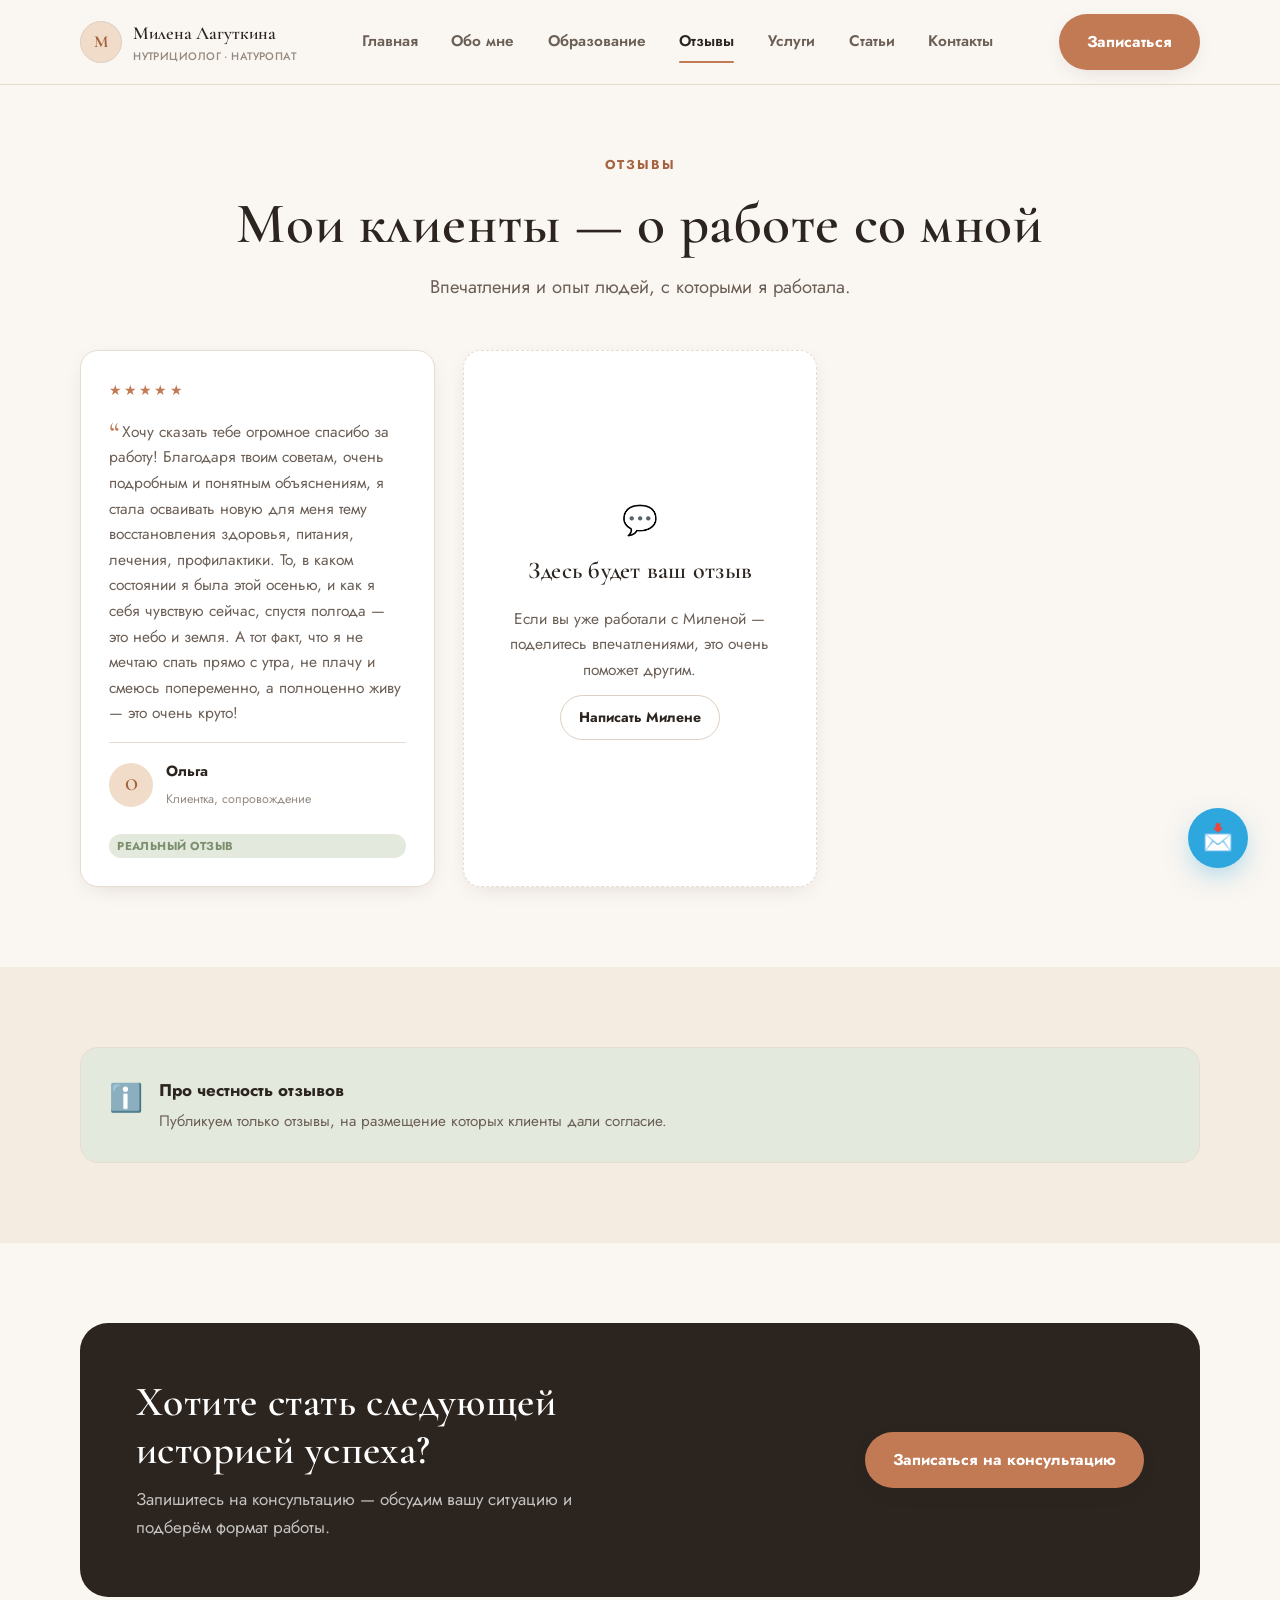
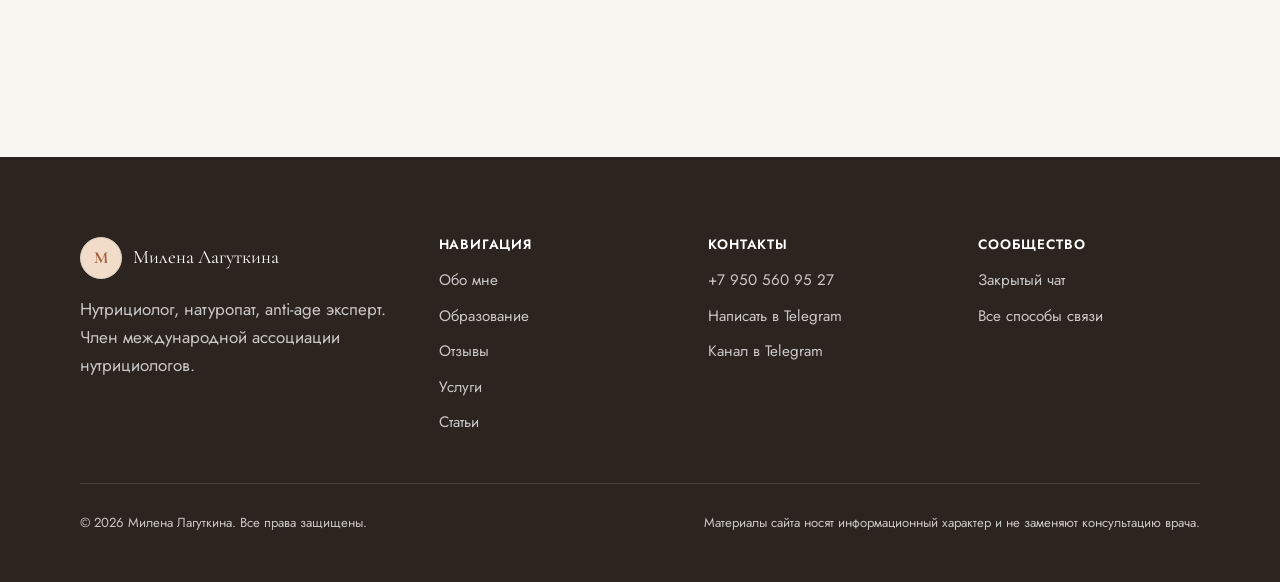
<file: reviews.html>
<!doctype html>
<html lang="ru">
<script>document.documentElement.classList.add("js")</script>
<head>
<meta charset="UTF-8" />
<meta name="viewport" content="width=device-width, initial-scale=1" />
<title>Отзывы клиентов — Милена Лагуткина</title>
<meta name="description" content="Отзывы клиентов нутрициолога Милены Лагуткиной о консультациях, сопровождении и методичках." />
<link rel="icon" href="data:image/svg+xml,<svg xmlns=%22http://www.w3.org/2000/svg%22 viewBox=%220 0 100 100%22><circle cx=%2250%22 cy=%2250%22 r=%2248%22 fill=%22%23C17A54%22/><text x=%2250%22 y=%2266%22 font-size=%2258%22 font-family=%22Georgia,serif%22 fill=%22white%22 text-anchor=%22middle%22>М</text></svg>" />
<link rel="preconnect" href="https://fonts.googleapis.com" />
<link rel="preconnect" href="https://fonts.gstatic.com" crossorigin />
<link href="https://fonts.googleapis.com/css2?family=Cormorant+Garamond:ital,wght@0,400;0,500;0,600;0,700;1,500&family=Jost:wght@400;500;600;700&display=swap" rel="stylesheet" />
<link rel="stylesheet" href="css/style.css" />
</head>
<body>

<header class="site-header">
  <div class="container">
    <a href="index.html" class="brand">
      <span class="brand-mark">М</span>
      <span>Милена Лагуткина<small>Нутрициолог · Натуропат</small></span>
    </a>
    <nav class="nav-main" id="nav-main">
      <a href="index.html">Главная</a>
      <a href="about.html">Обо мне</a>
      <a href="education.html">Образование</a>
      <a href="reviews.html" aria-current="page">Отзывы</a>
      <a href="products.html">Услуги</a>
      <a href="articles.html">Статьи</a>
      <a href="contacts.html">Контакты</a>
      <a href="contacts.html" class="btn btn-primary btn-sm mobile-only-cta">Записаться</a>
    </nav>
    <div class="header-actions">
      <a href="contacts.html" class="btn btn-primary desktop-only">Записаться</a>
      <button class="nav-toggle" aria-label="Открыть меню" aria-expanded="false" aria-controls="nav-main"><span class="bar"></span></button>
    </div>
  </div>
</header>

<main>
  <section class="page-hero container">
    <p class="eyebrow">Отзывы</p>
    <h1>Мои клиенты — о работе со мной</h1>
    <p class="lede">Впечатления и опыт людей, с которыми я работала.</p>
  </section>

  <section class="section" style="padding-top:0">
    <div class="container">
      <div class="grid grid-3">

        <div class="card testi-card reveal">
          <div class="rating">★★★★★</div>
          <p class="testi-quote">Хочу сказать тебе огромное спасибо за работу! Благодаря твоим советам, очень подробным и понятным объяснениям, я стала осваивать новую для меня тему восстановления здоровья, питания, лечения, профилактики. То, в каком состоянии я была этой осенью, и как я себя чувствую сейчас, спустя полгода — это небо и земля. А тот факт, что я не мечтаю спать прямо с утра, не плачу и смеюсь попеременно, а полноценно живу — это очень круто!</p>
          <div class="testi-who">
            <div class="testi-avatar">О</div>
            <div><strong>Ольга</strong><span>Клиентка, сопровождение</span></div>
          </div>
          <span class="testi-tag">Реальный отзыв</span>
        </div>

        <div class="card reveal" style="display:flex; flex-direction:column; align-items:center; justify-content:center; text-align:center; gap:0.8rem; border-style:dashed;">
          <span style="font-size:1.8rem;">💬</span>
          <h3>Здесь будет ваш отзыв</h3>
          <p>Если вы уже работали с Миленой — поделитесь впечатлениями, это очень поможет другим.</p>
          <a class="btn btn-ghost btn-sm" href="https://t.me/MilenaLagutkina" target="_blank" rel="noopener">Написать Милене</a>
        </div>

      </div>
    </div>
  </section>

  <section class="section section--alt">
    <div class="container reveal">
      <div class="no-bads">
        <span class="ico">ℹ️</span>
        <div>
          <strong>Про честность отзывов</strong>
          <p>Публикуем только отзывы, на размещение которых клиенты дали согласие.</p>
        </div>
      </div>
    </div>
  </section>

  <section class="section">
    <div class="container reveal">
      <div class="cta-banner">
        <div>
          <h2>Хотите стать следующей историей успеха?</h2>
          <p>Запишитесь на консультацию — обсудим вашу ситуацию и подберём формат работы.</p>
        </div>
        <button class="btn btn-primary" data-open-booking="Консультация">Записаться на консультацию</button>
      </div>
    </div>
  </section>
</main>

<footer class="site-footer">
  <div class="container">
    <div class="footer-grid">
      <div>
        <div class="footer-brand"><span class="brand-mark">М</span>Милена Лагуткина</div>
        <p>Нутрициолог, натуропат, anti-age эксперт. Член международной ассоциации нутрициологов.</p>
      </div>
      <div>
        <h4>Навигация</h4>
        <ul>
          <li><a href="about.html">Обо мне</a></li>
          <li><a href="education.html">Образование</a></li>
          <li><a href="reviews.html">Отзывы</a></li>
          <li><a href="products.html">Услуги</a></li>
          <li><a href="articles.html">Статьи</a></li>
        </ul>
      </div>
      <div>
        <h4>Контакты</h4>
        <ul>
          <li><a href="tel:+79505609527">+7 950 560 95 27</a></li>
          <li><a href="https://t.me/MilenaLagutkina" target="_blank" rel="noopener">Написать в Telegram</a></li>
          <li><a href="https://t.me/zdorovo_krasivo" target="_blank" rel="noopener">Канал в Telegram</a></li>
        </ul>
      </div>
      <div>
        <h4>Сообщество</h4>
        <ul>
          <li><a href="https://t.me/+6NhUMPL6oHg5ZDhi" target="_blank" rel="noopener">Закрытый чат</a></li>
          <li><a href="contacts.html">Все способы связи</a></li>
        </ul>
      </div>
    </div>
    <div class="footer-bottom">
      <span>© <span data-year>2026</span> Милена Лагуткина. Все права защищены.</span>
      <span>Материалы сайта носят информационный характер и не заменяют консультацию врача.</span>
    </div>
  </div>
</footer>

<a href="https://t.me/MilenaLagutkina" target="_blank" rel="noopener" class="float-tg" aria-label="Написать в Telegram">📩</a>

<div class="modal-overlay" data-modal="booking">
  <div class="modal" role="dialog" aria-modal="true" aria-labelledby="modal-title">
    <button class="modal-close" data-modal-close aria-label="Закрыть">✕</button>
    <h3 id="modal-title" data-modal-title>Запись на консультацию</h3>
    <p class="lede">Заполните форму — я отвечу в Telegram в ближайшее время.</p>
    <form class="js-booking-form">
      <div class="form-field">
        <label for="f-name">Имя</label>
        <input type="text" id="f-name" name="name" required placeholder="Как к вам обращаться" />
      </div>
      <div class="form-field">
        <label for="f-contact">Телефон или Telegram</label>
        <input type="text" id="f-contact" name="contact" required placeholder="+7 или @username" />
      </div>
      <div class="form-field">
        <label for="f-service">Что вас интересует</label>
        <select id="f-service" name="service">
          <option>Видео-консультация</option>
          <option>Сопровождение</option>
          <option>Групповое сопровождение</option>
          <option>Программа «Здоровые пищевые привычки»</option>
          <option>Методичка</option>
          <option>Оставить отзыв</option>
          <option>Другое</option>
        </select>
      </div>
      <div class="form-field">
        <label for="f-comment">Ваш запрос</label>
        <textarea id="f-comment" name="comment" required placeholder="Коротко опишите, с каким вопросом обращаетесь"></textarea>
      </div>
      <button type="submit" class="btn btn-primary btn-block">Отправить в Telegram</button>
      <p class="form-note">Нажимая кнопку, вы перейдёте в Telegram с готовым сообщением — останется его отправить.</p>
    </form>
    <div class="form-success">
      <div class="ico">✅</div>
      <h3>Открыли Telegram</h3>
      <p class="lede">Мы подготовили сообщение с вашей заявкой — просто нажмите «Отправить» в чате.</p>
    </div>
  </div>
</div>

<script src="js/main.js"></script>
</body>
</html>
</file>
<file: css/style.css>
/* ==========================================================================
   Milena Lagutkina — nutritionist personal brand site
   Design tokens
   ========================================================================== */
:root {
  --color-bg: #faf6f1;
  --color-bg-alt: #f4ebe1;
  --color-surface: #ffffff;
  --color-text: #2b241f;
  --color-text-soft: #6b5f56;
  --color-text-faint: #948a80;
  --color-primary: #c17a54;
  --color-primary-dark: #a5623f;
  --color-primary-soft: #f1dcc9;
  --color-secondary: #7c8f6e;
  --color-secondary-soft: #e4e9dd;
  --color-border: #e7dcd0;
  --color-line: #ddd0c2;

  --font-heading: "Cormorant Garamond", "Playfair Display", Georgia, serif;
  --font-body: "Jost", "Segoe UI", Arial, sans-serif;

  --container-w: 1200px;
  --radius-sm: 10px;
  --radius-md: 18px;
  --radius-lg: 28px;
  --shadow-soft: 0 12px 40px -16px rgba(43, 36, 31, 0.25);
  --shadow-card: 0 6px 24px -10px rgba(43, 36, 31, 0.18);

  --space-xs: 0.5rem;
  --space-sm: 1rem;
  --space-md: 1.75rem;
  --space-lg: 3rem;
  --space-xl: 5rem;

  --header-h: 84px;
}

/* ==========================================================================
   Reset
   ========================================================================== */
*, *::before, *::after { box-sizing: border-box; }
html { scroll-behavior: smooth; }
body, h1, h2, h3, h4, p, figure, blockquote, dl, dd { margin: 0; }
ul, ol { margin: 0; padding: 0; list-style: none; }
img, picture, svg { display: block; max-width: 100%; }
a { color: inherit; text-decoration: none; }
button { font: inherit; color: inherit; background: none; border: none; cursor: pointer; }
input, textarea, select { font: inherit; color: inherit; }
:focus-visible { outline: 2px solid var(--color-primary-dark); outline-offset: 3px; }

body {
  font-family: var(--font-body);
  background: var(--color-bg);
  color: var(--color-text);
  line-height: 1.65;
  font-size: 17px;
  -webkit-font-smoothing: antialiased;
  overflow-x: hidden;
}

@media (prefers-reduced-motion: reduce) {
  *, *::before, *::after { animation-duration: 0.01ms !important; animation-iteration-count: 1 !important; transition-duration: 0.01ms !important; scroll-behavior: auto !important; }
}

h1, h2, h3, h4 { font-family: var(--font-heading); font-weight: 600; line-height: 1.15; letter-spacing: 0.01em; color: var(--color-text); }
h1 { font-size: clamp(2.2rem, 4vw + 1rem, 3.6rem); font-weight: 600; }
h2 { font-size: clamp(1.8rem, 2.4vw + 1rem, 2.6rem); }
h3 { font-size: clamp(1.25rem, 1vw + 1rem, 1.5rem); }
.eyebrow {
  display: inline-flex;
  align-items: center;
  gap: 0.5em;
  font-family: var(--font-body);
  font-weight: 700;
  font-size: 0.8rem;
  letter-spacing: 0.14em;
  text-transform: uppercase;
  color: var(--color-primary-dark);
  margin-bottom: var(--space-sm);
}
.eyebrow::before {
  content: "";
  width: 28px;
  height: 2px;
  background: var(--color-primary);
  display: inline-block;
}
.lede { font-size: 1.15rem; color: var(--color-text-soft); max-width: 60ch; }

.container { width: 100%; max-width: var(--container-w); margin-inline: auto; padding-inline: clamp(1.25rem, 4vw, 2.5rem); }
.section { padding-block: var(--space-xl); }
.section--alt { background: var(--color-bg-alt); }
.section--tight { padding-block: var(--space-lg); }
.section-head { max-width: 720px; margin-bottom: var(--space-lg); }
.section-head.center { margin-inline: auto; text-align: center; }
.section-head.center .eyebrow::before { display: none; }
.section-head.split { display: flex; justify-content: space-between; align-items: flex-end; gap: var(--space-md); }

/* ==========================================================================
   Buttons
   ========================================================================== */
.btn {
  display: inline-flex;
  align-items: center;
  justify-content: center;
  gap: 0.6em;
  padding: 0.95em 1.8em;
  border-radius: 999px;
  font-weight: 700;
  font-size: 0.98rem;
  min-height: 44px;
  transition: transform 0.2s ease, box-shadow 0.2s ease, background 0.2s ease, color 0.2s ease;
  white-space: nowrap;
}
.btn-primary { background: var(--color-primary); color: #fff; box-shadow: var(--shadow-card); }
.btn-primary:hover { background: var(--color-primary-dark); transform: translateY(-2px); }
.btn-ghost { background: transparent; color: var(--color-text); border: 1.5px solid var(--color-line); }
.btn-ghost:hover { border-color: var(--color-primary); color: var(--color-primary-dark); transform: translateY(-2px); }
.btn-dark { background: var(--color-text); color: #fff; }
.btn-dark:hover { background: #000; transform: translateY(-2px); }
.btn-tg { background: #2ea6de; color: #fff; }
.btn-tg:hover { background: #2590c4; transform: translateY(-2px); }
.btn-block { width: 100%; }
.btn-sm { padding: 0.7em 1.3em; font-size: 0.88rem; min-height: 38px; }

.btn-row { display: flex; flex-wrap: wrap; gap: 0.9rem; align-items: center; }

/* ==========================================================================
   Header / Nav
   ========================================================================== */
.site-header {
  position: sticky;
  top: 0;
  z-index: 100;
  /* Solid background on purpose: backdrop-filter/filter on this element
     would make it a containing block for the fixed-position mobile nav
     panel, breaking its full-viewport overlay on mobile. */
  background: var(--color-bg);
  border-bottom: 1px solid var(--color-border);
}
.site-header .container { display: flex; align-items: center; justify-content: space-between; height: var(--header-h); gap: var(--space-md); }
.brand { display: flex; align-items: center; gap: 0.7rem; font-family: var(--font-heading); font-size: 1.15rem; font-weight: 600; }
.brand-mark {
  width: 42px; height: 42px; border-radius: 50%;
  background: var(--color-primary-soft);
  display: flex; align-items: center; justify-content: center;
  color: var(--color-primary-dark);
  font-family: var(--font-heading);
  font-weight: 700;
  font-size: 1.05rem;
  flex-shrink: 0;
  border: 1px solid var(--color-line);
}
.brand small { display: block; font-family: var(--font-body); font-weight: 500; font-size: 0.68rem; color: var(--color-text-faint); letter-spacing: 0.04em; text-transform: uppercase; }

.nav-main { display: flex; align-items: center; gap: 2.1rem; }
.nav-main .mobile-only-cta { display: none; }
.nav-main a { font-weight: 600; font-size: 0.96rem; color: var(--color-text-soft); position: relative; padding: 0.3rem 0; }
.nav-main a:hover, .nav-main a[aria-current="page"] { color: var(--color-text); }
.nav-main a[aria-current="page"]::after {
  content: "";
  position: absolute; left: 0; right: 0; bottom: -4px; height: 2px;
  background: var(--color-primary);
  border-radius: 2px;
}
.header-actions { display: flex; align-items: center; gap: 0.9rem; }
.nav-toggle {
  display: none;
  width: 44px; height: 44px;
  align-items: center; justify-content: center;
  border-radius: 50%;
  border: 1px solid var(--color-line);
}
.nav-toggle .bar, .nav-toggle .bar::before, .nav-toggle .bar::after {
  content: ""; display: block; width: 18px; height: 2px; background: var(--color-text); position: relative; transition: 0.25s ease;
}
.nav-toggle .bar::before { position: absolute; top: -6px; }
.nav-toggle .bar::after { position: absolute; top: 6px; }
.nav-toggle[aria-expanded="true"] .bar { background: transparent; }
.nav-toggle[aria-expanded="true"] .bar::before { transform: rotate(45deg) translate(-4px,-4px); top: 0; }
.nav-toggle[aria-expanded="true"] .bar::after { transform: rotate(-45deg) translate(-4px,4px); top: 0; }

@media (max-width: 900px) {
  .nav-main {
    position: fixed; inset: var(--header-h) 0 0 0;
    background: var(--color-bg);
    flex-direction: column;
    align-items: flex-start;
    padding: var(--space-lg) clamp(1.25rem, 6vw, 2.5rem);
    gap: 1.6rem;
    transform: translateX(100%);
    transition: transform 0.3s ease;
    overflow-y: auto;
  }
  .nav-main.is-open { transform: translateX(0); }
  .nav-main a { font-size: 1.3rem; }
  .nav-main .btn { margin-top: 1rem; }
  .nav-main .mobile-only-cta { display: inline-flex; }
  .nav-toggle { display: inline-flex; }
  .header-actions .btn-primary.desktop-only { display: none; }
}

/* ==========================================================================
   Hero
   ========================================================================== */
.hero { position: relative; padding-block: clamp(1rem, 2.5vh, 2rem); overflow: hidden; }
.hero::before {
  content: "";
  position: absolute; top: -10%; right: -8%; width: 46%; aspect-ratio: 1;
  background: radial-gradient(circle, var(--color-primary-soft) 0%, transparent 70%);
  z-index: 0;
}
.hero .container { position: relative; z-index: 1; display: grid; grid-template-columns: 1.05fr 0.95fr; gap: clamp(2rem, 5vw, 4rem); align-items: start; }
.hero-copy .credentials { display: flex; flex-wrap: wrap; gap: 0.6rem; margin-block: var(--space-md) var(--space-md); }
.badge {
  display: inline-flex; align-items: center; gap: 0.45em;
  background: var(--color-surface); border: 1px solid var(--color-border);
  padding: 0.5em 0.95em; border-radius: 999px; font-size: 0.82rem; font-weight: 600; color: var(--color-text-soft);
}
.badge .dot { width: 6px; height: 6px; border-radius: 50%; background: var(--color-secondary); flex-shrink: 0; }
.hero-photo { position: relative; display: flex; justify-content: center; }
.hero-photo-frame {
  position: relative;
  border-radius: var(--radius-lg);
  overflow: hidden;
  aspect-ratio: 4/5;
  height: min(760px, calc(100svh - var(--header-h) - 3rem));
  max-width: 100%;
  background: var(--color-primary-soft);
  box-shadow: var(--shadow-soft);
  isolation: isolate;
}
.hero-photo-frame img { width: 100%; height: 100%; object-fit: cover; object-position: center 20%; }
.hero-photo-tag {
  position: absolute; left: -14px; bottom: 22px;
  background: var(--color-surface);
  border-radius: var(--radius-md);
  padding: 0.9rem 1.15rem;
  box-shadow: var(--shadow-card);
  display: flex; align-items: center; gap: 0.75rem;
  max-width: 230px;
  border: 1px solid var(--color-border);
}
.hero-photo-tag strong { display: block; font-size: 0.95rem; }
.hero-photo-tag span { font-size: 0.78rem; color: var(--color-text-soft); }
.hero-photo-tag .ico { font-size: 1.4rem; }
.hero-stats { display: flex; gap: var(--space-lg); margin-top: var(--space-lg); flex-wrap: wrap; }
.hero-stats strong { display: block; font-family: var(--font-heading); font-size: 1.9rem; color: var(--color-primary-dark); }
.hero-stats span { font-size: 0.85rem; color: var(--color-text-soft); }

@media (max-width: 900px) {
  .hero .container { grid-template-columns: 1fr; }
  .hero-photo { order: -1; max-width: 340px; margin-inline: auto; }
  .hero-photo-frame { height: min(600px, 65svh); }
  .hero-photo-tag { left: 10px; }
}

/* ==========================================================================
   Cards / grids
   ========================================================================== */
.grid { display: grid; gap: var(--space-md); }
.grid-3 { grid-template-columns: repeat(3, 1fr); }
.grid-2 { grid-template-columns: repeat(2, 1fr); }
.grid-4 { grid-template-columns: repeat(4, 1fr); }
@media (max-width: 980px) { .grid-3, .grid-4 { grid-template-columns: repeat(2, 1fr); } }
@media (max-width: 620px) { .grid-3, .grid-4, .grid-2 { grid-template-columns: 1fr; } }

.card {
  background: var(--color-surface);
  border: 1px solid var(--color-border);
  border-radius: var(--radius-md);
  padding: var(--space-md);
  box-shadow: var(--shadow-card);
  transition: transform 0.25s ease, box-shadow 0.25s ease;
}
.card:hover { transform: translateY(-4px); box-shadow: var(--shadow-soft); }
.card .icon-tile {
  width: 52px; height: 52px; border-radius: var(--radius-sm);
  background: var(--color-secondary-soft); color: var(--color-secondary);
  display: flex; align-items: center; justify-content: center; margin-bottom: var(--space-sm);
}
.card h3 { margin-bottom: 0.5rem; }
.card p { color: var(--color-text-soft); font-size: 0.97rem; }

/* Values / approach cards on About */
.value-card { text-align: left; }

/* Timeline (Education) */
.timeline { position: relative; padding-left: 2.2rem; border-left: 2px solid var(--color-line); display: flex; flex-direction: column; gap: var(--space-md); }
.timeline-item { position: relative; }
.timeline-item::before {
  content: ""; position: absolute; left: -2.2rem; top: 0.3rem;
  width: 14px; height: 14px; border-radius: 50%;
  background: var(--color-primary); border: 3px solid var(--color-bg);
  box-shadow: 0 0 0 2px var(--color-primary);
}
.timeline-item .year { font-weight: 700; color: var(--color-primary-dark); font-size: 0.85rem; letter-spacing: 0.06em; text-transform: uppercase; }
.timeline-item h3 { margin-block: 0.3rem 0.35rem; }
.timeline-item p { color: var(--color-text-soft); }

.cert-grid { display: grid; grid-template-columns: repeat(3, 1fr); gap: var(--space-sm); margin-top: var(--space-lg); }
@media (max-width: 720px) { .cert-grid { grid-template-columns: repeat(2, 1fr); } }
.cert-tile {
  background: var(--color-surface); border: 1px dashed var(--color-line); border-radius: var(--radius-sm);
  padding: var(--space-sm); text-align: center; font-size: 0.85rem; color: var(--color-text-soft);
  display: flex; flex-direction: column; align-items: center; gap: 0.5rem; min-height: 140px; justify-content: center;
}
.cert-tile .ico { font-size: 1.7rem; }

/* ==========================================================================
   Testimonials
   ========================================================================== */
.testi-card { display: flex; flex-direction: column; gap: var(--space-sm); height: 100%; }
.testi-quote { color: var(--color-text-soft); font-size: 0.98rem; flex-grow: 1; }
.testi-quote::before { content: "\201C"; font-family: var(--font-heading); font-size: 2rem; color: var(--color-primary); line-height: 0; position: relative; top: 0.4rem; margin-right: 0.15rem; }
.testi-who { display: flex; align-items: center; gap: 0.8rem; padding-top: var(--space-sm); border-top: 1px solid var(--color-border); }
.testi-avatar { width: 44px; height: 44px; border-radius: 50%; background: var(--color-primary-soft); color: var(--color-primary-dark); display: flex; align-items: center; justify-content: center; font-weight: 700; font-family: var(--font-heading); flex-shrink: 0; }
.testi-who strong { display: block; font-size: 0.92rem; }
.testi-who span { font-size: 0.78rem; color: var(--color-text-faint); }
.testi-tag { display: inline-block; margin-top: 0.4rem; font-size: 0.72rem; font-weight: 700; letter-spacing: 0.04em; text-transform: uppercase; color: var(--color-secondary); background: var(--color-secondary-soft); padding: 0.25em 0.7em; border-radius: 999px; }

.rating { color: var(--color-primary); font-size: 0.9rem; letter-spacing: 0.15em; }

/* ==========================================================================
   Product / pricing cards
   ========================================================================== */
.product-card { display: flex; flex-direction: column; position: relative; }
.product-card.featured { border-color: var(--color-primary); box-shadow: 0 16px 40px -18px rgba(193,122,84,0.45); }
.product-card .ribbon {
  position: absolute; top: -13px; left: var(--space-md);
  background: var(--color-primary); color: #fff; font-size: 0.72rem; font-weight: 700;
  padding: 0.35em 0.9em; border-radius: 999px; letter-spacing: 0.04em; text-transform: uppercase;
}
.product-card .price { font-family: var(--font-heading); font-size: 2rem; color: var(--color-text); margin-block: 0.6rem 0.2rem; }
.product-card .price span { font-size: 0.95rem; font-family: var(--font-body); color: var(--color-text-faint); font-weight: 500; }
.product-card ul { display: flex; flex-direction: column; gap: 0.6rem; margin-block: var(--space-sm) var(--space-md); flex-grow: 1; }
.product-card li { display: flex; gap: 0.6rem; font-size: 0.93rem; color: var(--color-text-soft); }
.product-card li::before { content: "✓"; color: var(--color-secondary); font-weight: 700; flex-shrink: 0; }
.product-card .btn { margin-top: auto; }

.guide-card { display: flex; flex-direction: column; }
.guide-cover {
  aspect-ratio: 3/4; border-radius: var(--radius-sm); margin-bottom: var(--space-sm);
  background: linear-gradient(155deg, var(--color-primary-soft), var(--color-secondary-soft));
  display: flex; align-items: center; justify-content: center; text-align: center; padding: 1.2rem;
  border: 1px solid var(--color-border);
}
.guide-cover span { font-family: var(--font-heading); font-weight: 600; font-size: 1.05rem; color: var(--color-text); }
.guide-price-row { display: flex; align-items: center; justify-content: space-between; margin-top: auto; padding-top: var(--space-sm); }
.guide-price { font-family: var(--font-heading); font-size: 1.35rem; }

/* ==========================================================================
   Articles
   ========================================================================== */
.article-card { display: flex; flex-direction: column; }
.article-meta { display: flex; gap: 0.7rem; align-items: center; font-size: 0.78rem; color: var(--color-text-faint); margin-bottom: 0.6rem; text-transform: uppercase; letter-spacing: 0.04em; }
.article-meta .tag { color: var(--color-secondary); font-weight: 700; }
details.article-more { margin-top: var(--space-sm); border-top: 1px solid var(--color-border); padding-top: var(--space-sm); }
details.article-more summary {
  cursor: pointer; font-weight: 700; color: var(--color-primary-dark); font-size: 0.92rem;
  list-style: none; display: flex; align-items: center; gap: 0.4rem;
}
details.article-more summary::-webkit-details-marker { display: none; }
details.article-more summary::after { content: "→"; transition: transform 0.2s ease; }
details.article-more[open] summary::after { transform: rotate(90deg); }
details.article-more .more-body { padding-top: 0.8rem; color: var(--color-text-soft); font-size: 0.95rem; display: flex; flex-direction: column; gap: 0.7rem; }

/* ==========================================================================
   CTA banner
   ========================================================================== */
.cta-banner {
  background: var(--color-text); color: #fff;
  border-radius: var(--radius-lg);
  padding: clamp(2rem, 5vw, 3.5rem);
  display: flex; justify-content: space-between; align-items: center; gap: var(--space-lg); flex-wrap: wrap;
}
.cta-banner h2 { color: #fff; max-width: 480px; }
.cta-banner p { color: rgba(255,255,255,0.72); margin-top: 0.6rem; max-width: 460px; }

.tg-banner {
  background: linear-gradient(135deg, var(--color-secondary-soft), var(--color-primary-soft));
  border-radius: var(--radius-lg);
  padding: clamp(2rem, 5vw, 3rem);
  display: flex; align-items: center; gap: var(--space-lg); flex-wrap: wrap; justify-content: space-between;
  border: 1px solid var(--color-border);
}
.tg-banner .icon-tg { font-size: 2.6rem; }

/* ==========================================================================
   Forms / Modal
   ========================================================================== */
.form-field { display: flex; flex-direction: column; gap: 0.4rem; margin-bottom: var(--space-sm); text-align: left; }
.form-field label { font-size: 0.85rem; font-weight: 700; color: var(--color-text-soft); }
.form-field input, .form-field select, .form-field textarea {
  padding: 0.85em 1em; border-radius: var(--radius-sm); border: 1.5px solid var(--color-border);
  background: var(--color-bg); font-size: 0.98rem; transition: border-color 0.2s ease;
}
.form-field input:focus, .form-field select:focus, .form-field textarea:focus { border-color: var(--color-primary); outline: none; }
.form-field textarea { resize: vertical; min-height: 100px; }
.form-hint { font-size: 0.82rem; color: var(--color-text-faint); margin-top: 0.5rem; }
.form-note { font-size: 0.8rem; color: var(--color-text-faint); margin-top: var(--space-sm); }

.modal-overlay {
  position: fixed; inset: 0; background: rgba(43,36,31,0.55); backdrop-filter: blur(2px);
  display: none; align-items: center; justify-content: center; z-index: 200; padding: 1.25rem;
}
.modal-overlay.is-open { display: flex; }
.modal {
  background: var(--color-surface); border-radius: var(--radius-lg); padding: clamp(1.5rem, 4vw, 2.5rem);
  max-width: 480px; width: 100%; max-height: 90vh; overflow-y: auto; position: relative; box-shadow: var(--shadow-soft);
}
.modal-close { position: absolute; top: 1.1rem; right: 1.1rem; width: 36px; height: 36px; border-radius: 50%; display: flex; align-items: center; justify-content: center; font-size: 1.2rem; border: 1px solid var(--color-border); }
.modal-close:hover { background: var(--color-bg-alt); }
.modal h3 { margin-bottom: 0.4rem; }
.modal .lede { font-size: 0.95rem; margin-bottom: var(--space-md); }
.form-success { display: none; text-align: center; padding: var(--space-md) 0; }
.form-success.is-visible { display: block; }
.form-success .ico { font-size: 2.4rem; margin-bottom: 0.6rem; }

/* ==========================================================================
   Floating Telegram button
   ========================================================================== */
.float-tg {
  position: fixed; right: clamp(1rem, 3vw, 2rem); bottom: clamp(1rem, 3vw, 2rem); z-index: 90;
  background: #2ea6de; color: #fff; width: 60px; height: 60px; border-radius: 50%;
  display: flex; align-items: center; justify-content: center; font-size: 1.6rem;
  box-shadow: 0 10px 30px -8px rgba(46,166,222,0.6);
  transition: transform 0.2s ease;
}
.float-tg:hover { transform: scale(1.08); }

/* ==========================================================================
   Footer
   ========================================================================== */
.site-footer { background: var(--color-text); color: rgba(255,255,255,0.75); padding-block: var(--space-xl) var(--space-lg); margin-top: var(--space-xl); }
.site-footer a:hover { color: #fff; }
.footer-grid { display: grid; grid-template-columns: 1.4fr 1fr 1fr 1fr; gap: var(--space-lg); }
@media (max-width: 900px) { .footer-grid { grid-template-columns: 1fr 1fr; } }
@media (max-width: 560px) { .footer-grid { grid-template-columns: 1fr; } }
.footer-grid h4 { color: #fff; font-family: var(--font-body); font-size: 0.85rem; letter-spacing: 0.06em; text-transform: uppercase; margin-bottom: 1rem; }
.footer-grid ul { display: flex; flex-direction: column; gap: 0.65rem; font-size: 0.95rem; }
.footer-brand { display: flex; align-items: center; gap: 0.7rem; margin-bottom: 1rem; font-family: var(--font-heading); font-size: 1.2rem; color: #fff; }
.footer-bottom { border-top: 1px solid rgba(255,255,255,0.12); margin-top: var(--space-lg); padding-top: var(--space-md); display: flex; justify-content: space-between; flex-wrap: wrap; gap: 1rem; font-size: 0.82rem; }

/* ==========================================================================
   Page hero (inner pages)
   ========================================================================== */
.page-hero { padding-block: clamp(2.5rem, 5vw, 4rem) var(--space-lg); text-align: center; }
.page-hero .eyebrow { justify-content: center; }
.page-hero .eyebrow::before { display: none; }
.page-hero h1 { margin-bottom: 0.9rem; }
.page-hero .lede { margin-inline: auto; }
.service-photo { display: flex; justify-content: center; margin-bottom: var(--space-lg); }
.service-photo img { width: min(100%, 460px); max-height: 560px; object-fit: cover; object-position: center 25%; border-radius: var(--radius-md); box-shadow: var(--shadow-card); }
.cert-document { display: flex; flex-direction: column; gap: 0.75rem; }
.cert-document img { width: 100%; height: 190px; object-fit: contain; }
.breadcrumb { font-size: 0.85rem; color: var(--color-text-faint); margin-bottom: var(--space-sm); }
.breadcrumb a:hover { color: var(--color-primary-dark); }

/* Reveal-on-scroll — hidden only once JS confirms it can reveal it again,
   so content stays visible by default if a script fails to load. */
.reveal { transition: opacity 0.6s ease, transform 0.6s ease; }
html.js .reveal { opacity: 0; transform: translateY(18px); }
html.js .reveal.is-visible { opacity: 1; transform: translateY(0); }

/* Utility */
.text-center { text-align: center; }
.mt-lg { margin-top: var(--space-lg); }
.two-col { display: grid; grid-template-columns: 1fr 1fr; gap: var(--space-lg); align-items: center; }
@media (max-width: 860px) { .two-col { grid-template-columns: 1fr; } }
.img-frame { border-radius: var(--radius-md); overflow: hidden; box-shadow: var(--shadow-card); border: 1px solid var(--color-border); }
.img-frame img { width: 100%; height: 100%; object-fit: cover; }

.no-bads {
  display: flex; gap: 1rem; align-items: flex-start; background: var(--color-secondary-soft);
  border: 1px solid var(--color-border); border-radius: var(--radius-md); padding: var(--space-md);
}
.no-bads .ico { font-size: 1.7rem; flex-shrink: 0; }
.no-bads strong { display: block; margin-bottom: 0.3rem; }
.no-bads p { color: var(--color-text-soft); font-size: 0.95rem; }
</file>
